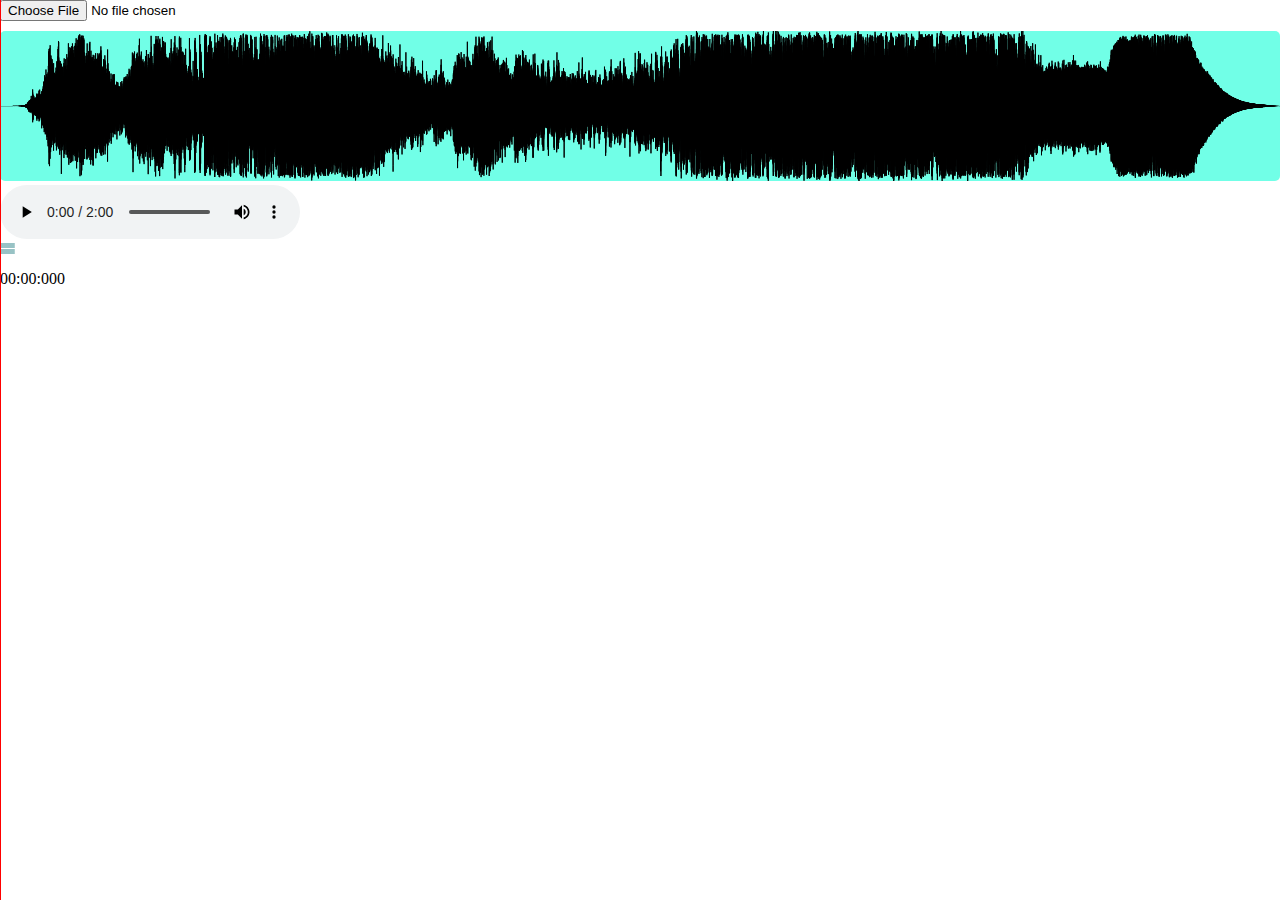
<file: testing/index.html>
<!DOCTYPE html>
<html lang="en">

<head>
    <meta charset="UTF-8">
    <meta http-equiv="X-UA-Compatible" content="IE=edge">
    <meta name="viewport" content="width=device-width, initial-scale=1.0">
    <title>Document</title>
    <link rel="stylesheet" href="./style.css">
    <script src="./main.js" defer></script>
</head>

<body>
    <input id="fileItem" type="file">
    <canvas class="track" id="track"></canvas>
    <audio id="audio" src="" controls="true"></audio>
    <div id="vol-meter">
        <div id="vol-l"></div>
        <div id="vol-r"></div>
    </div>
    <div id="cursor"></div>
    <p id="timestamp">00:00:000</p>
</body>

</html>
</file>
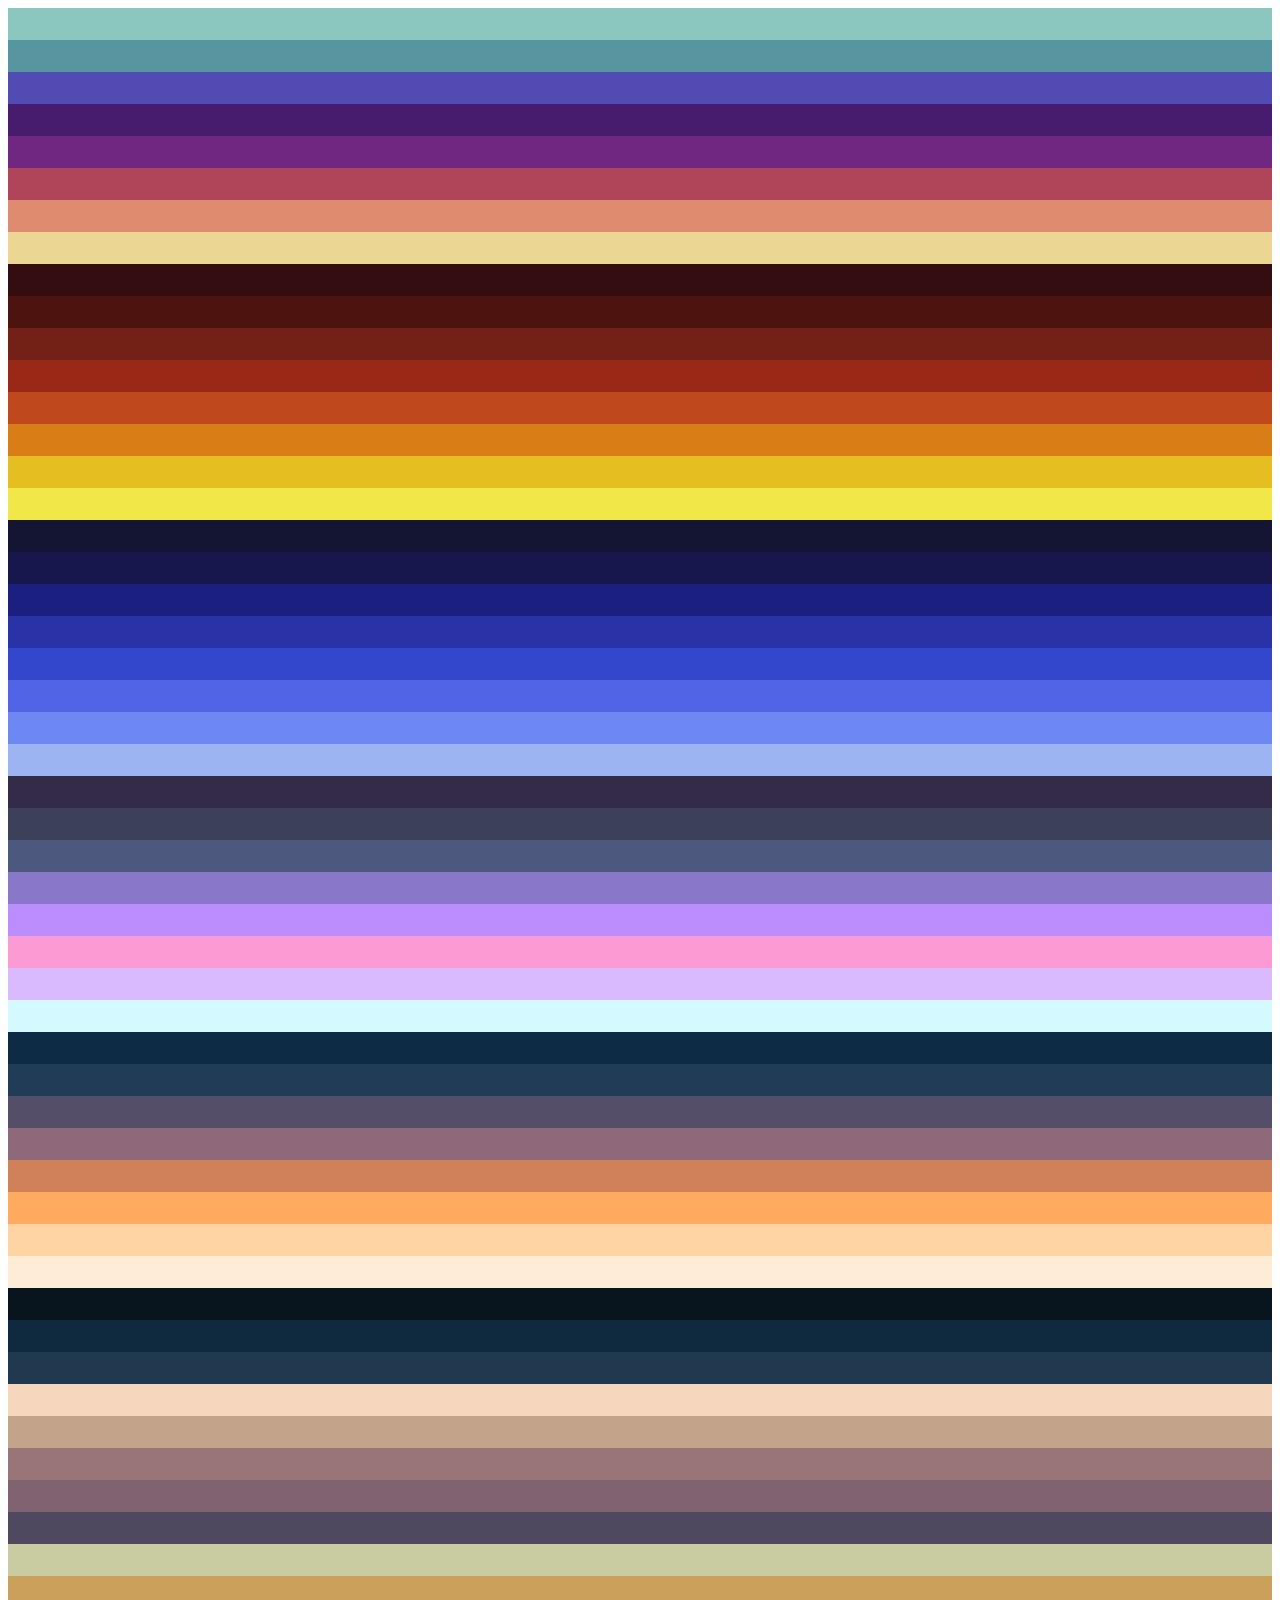
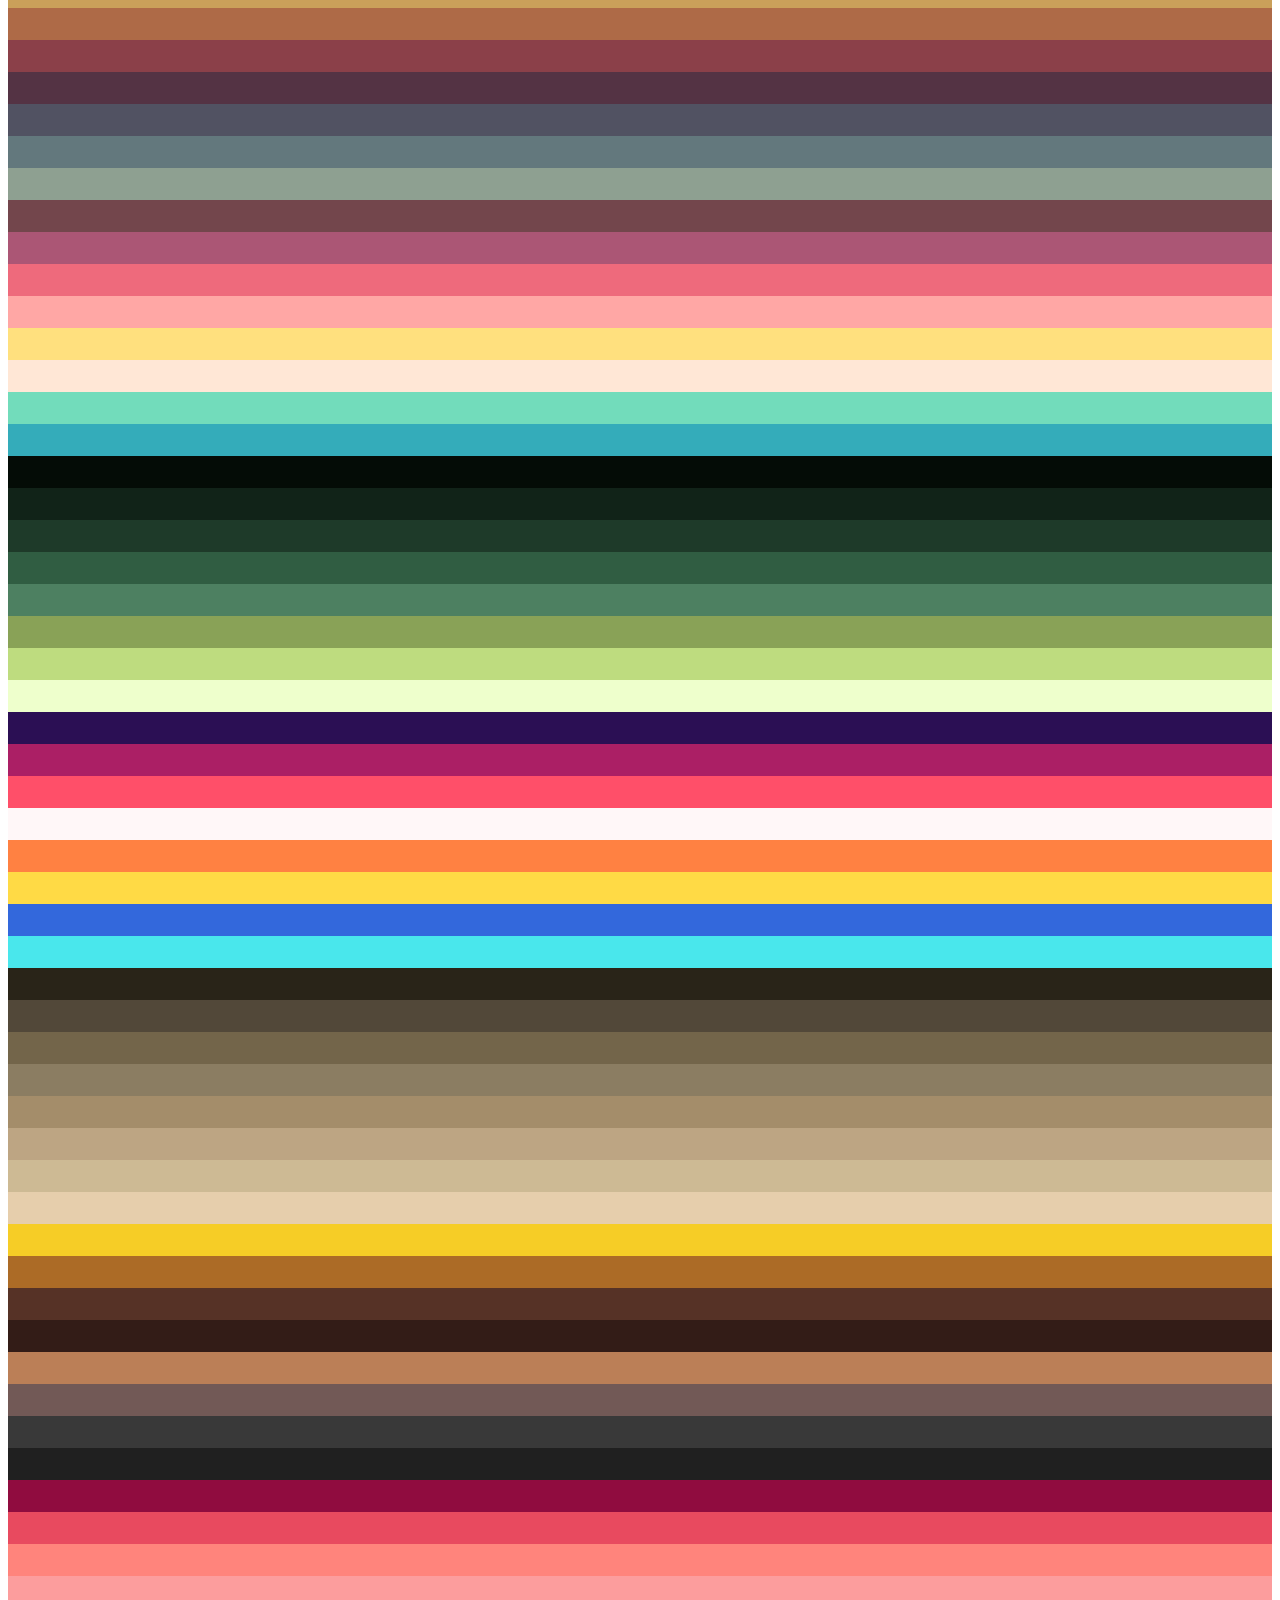
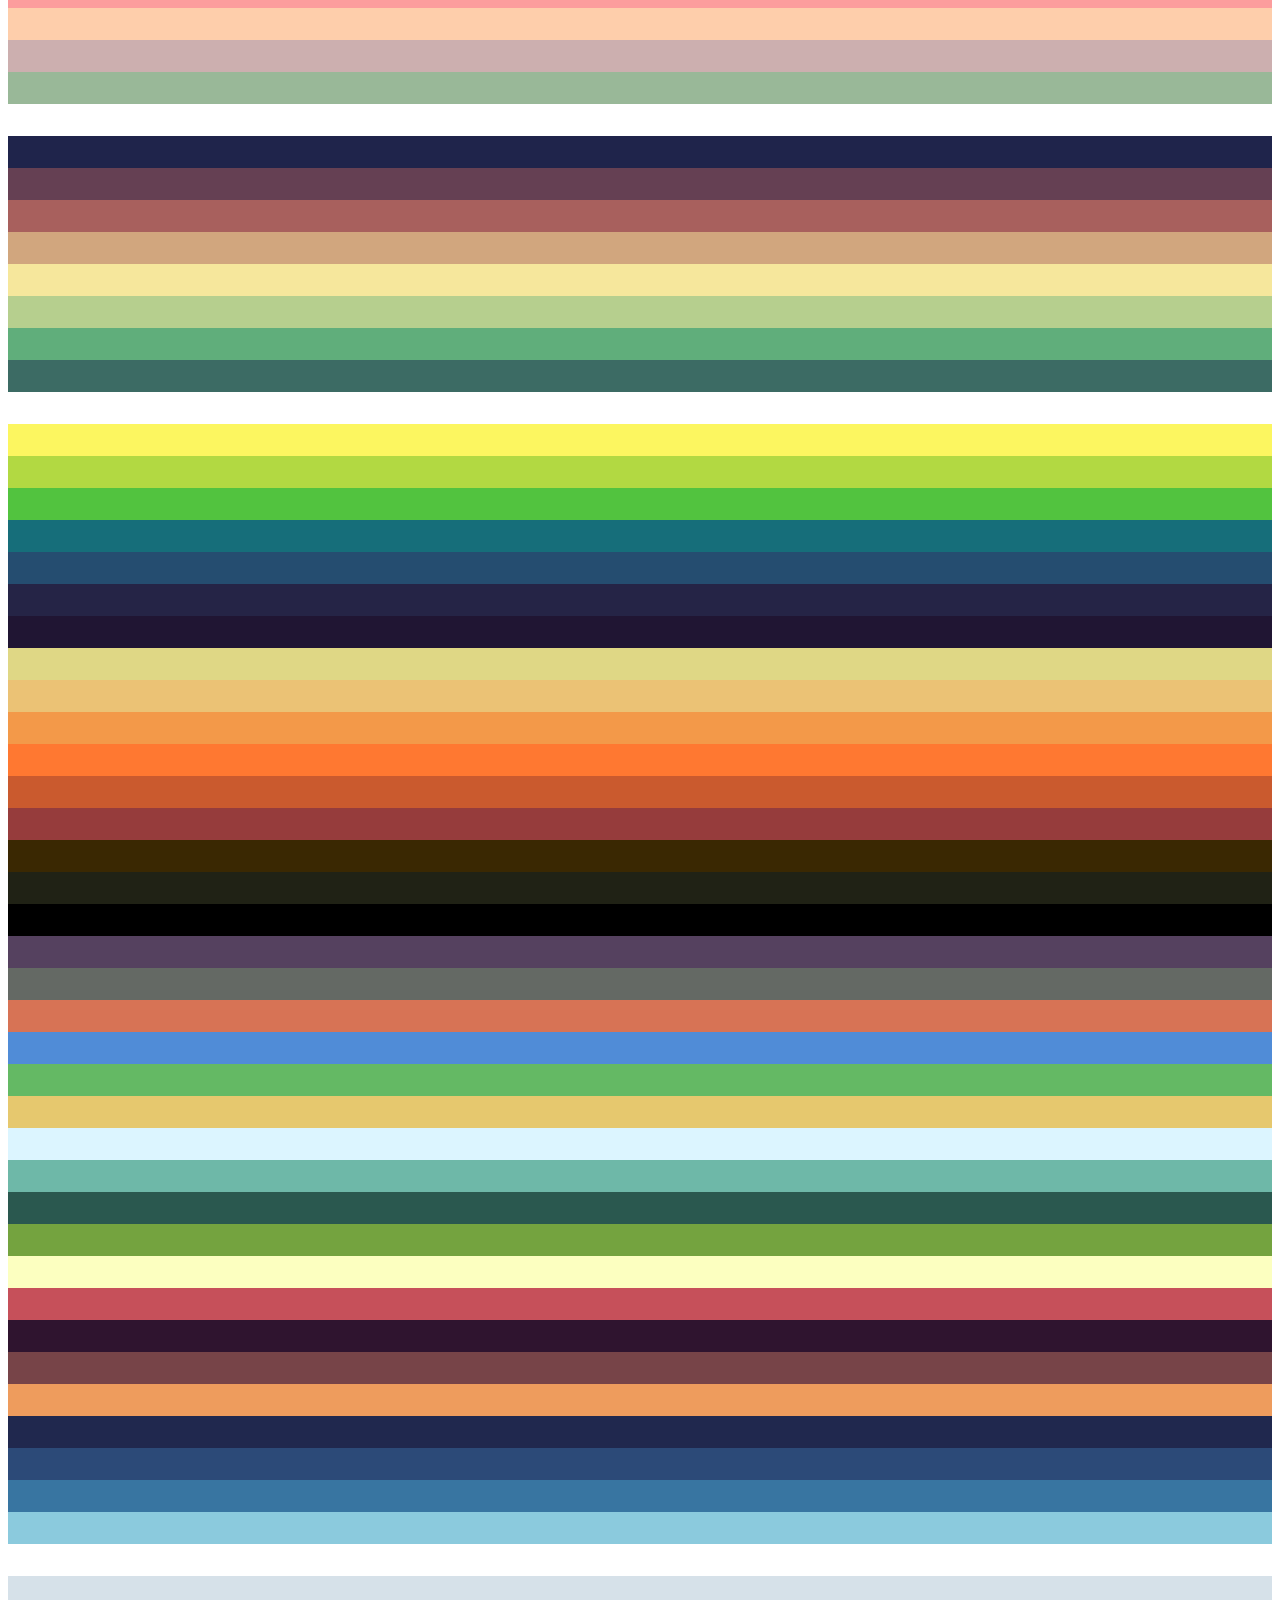
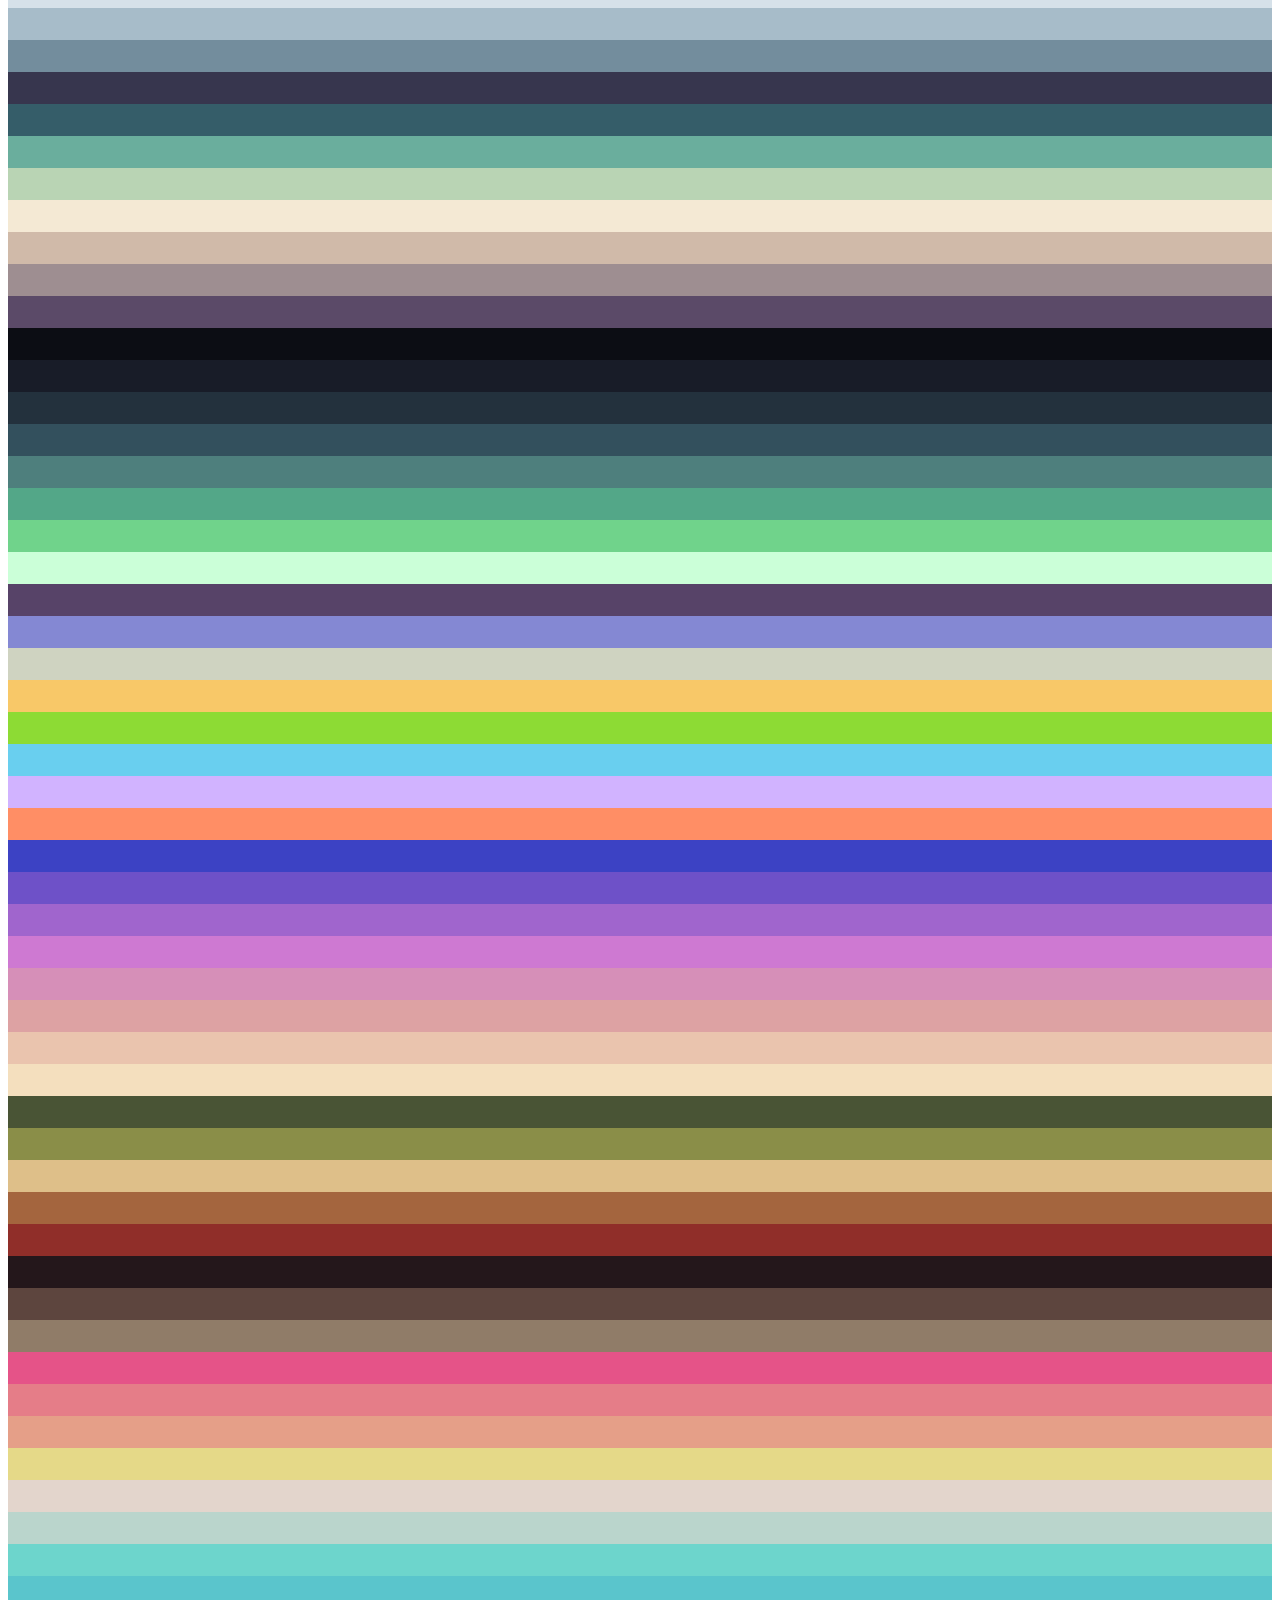
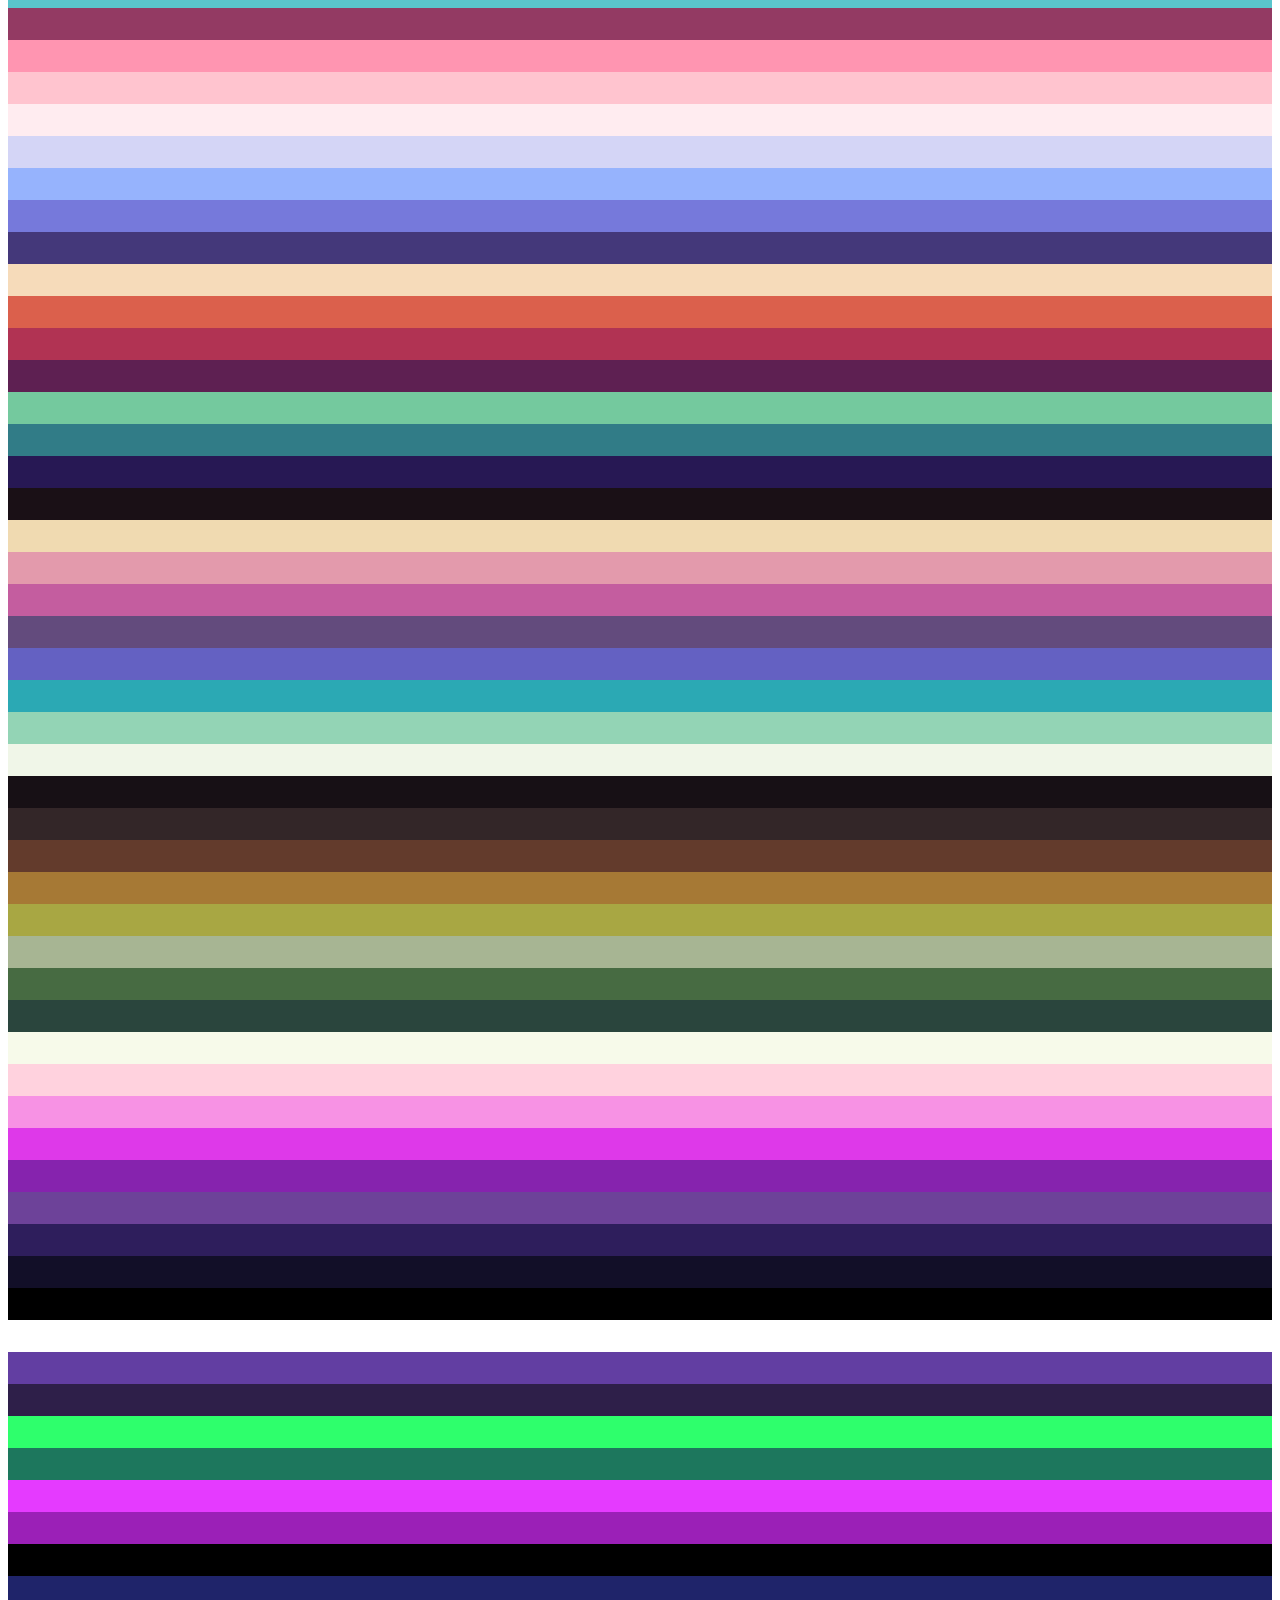
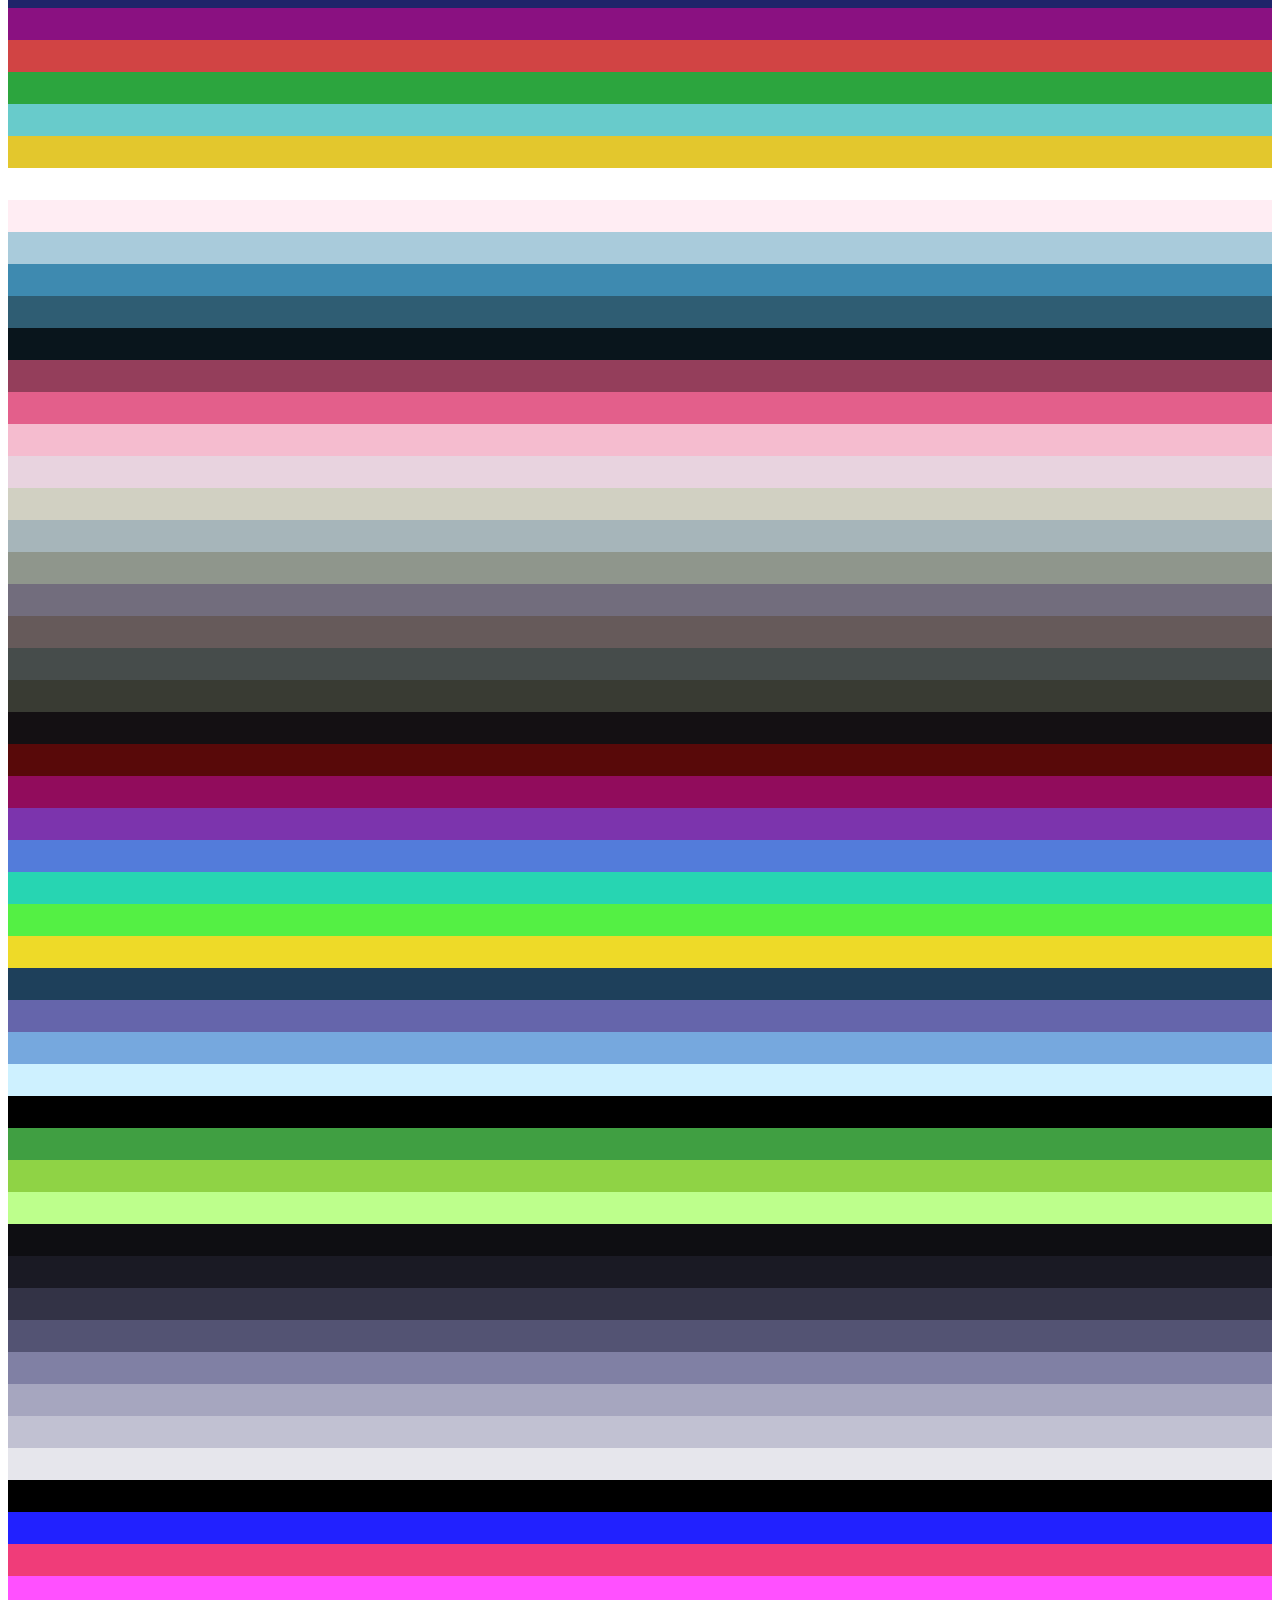
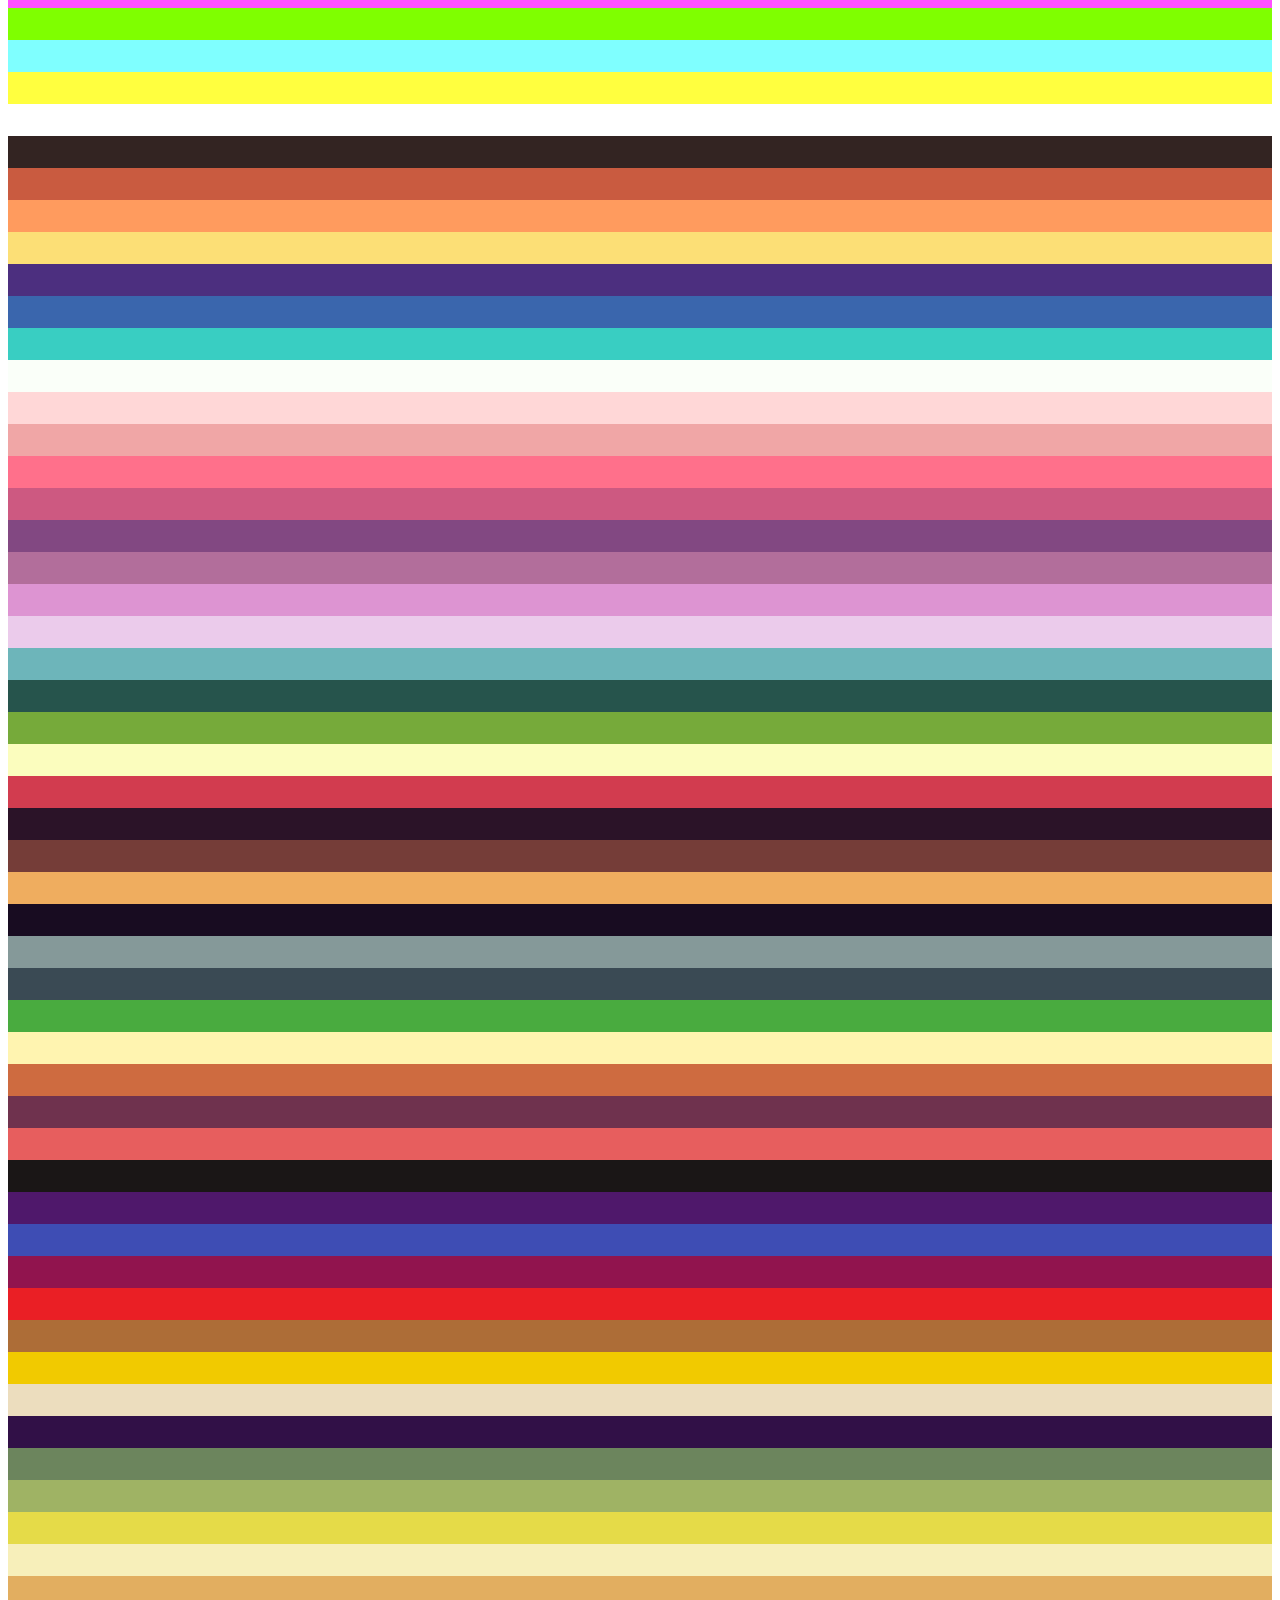
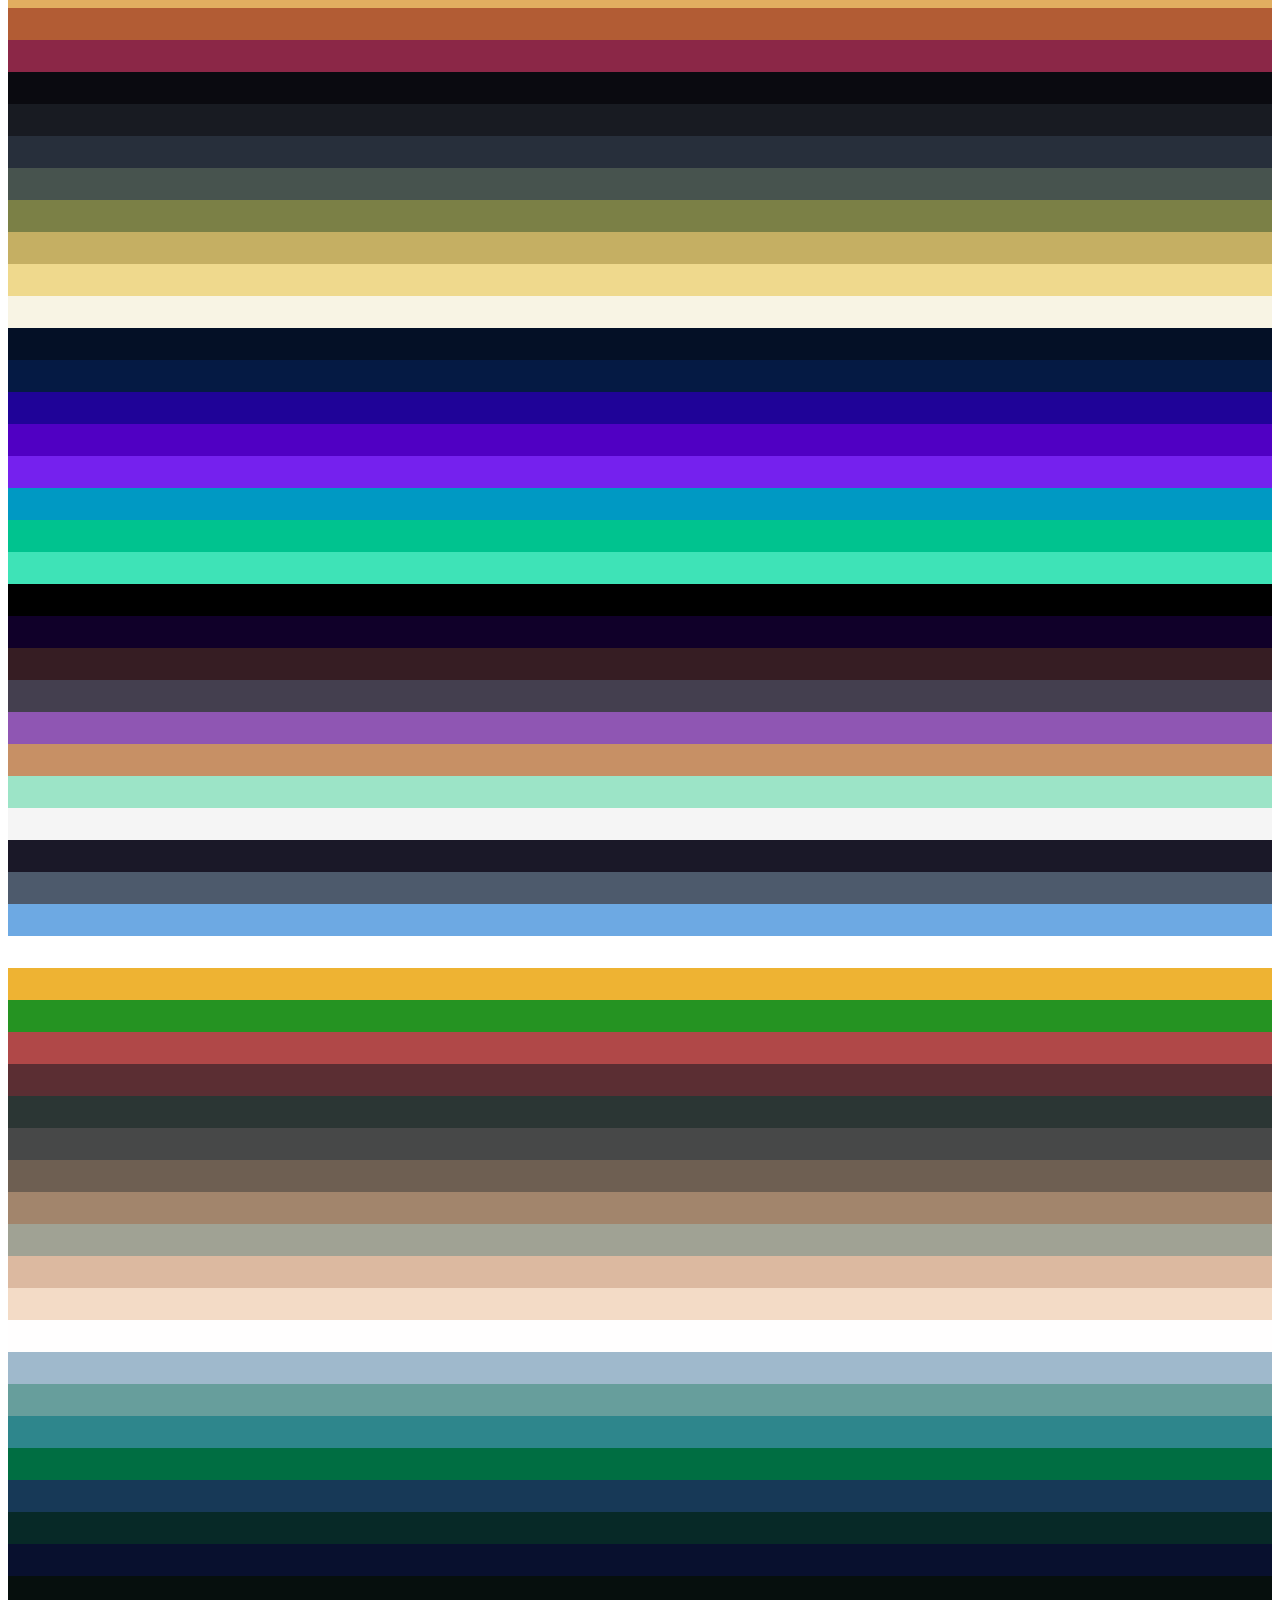
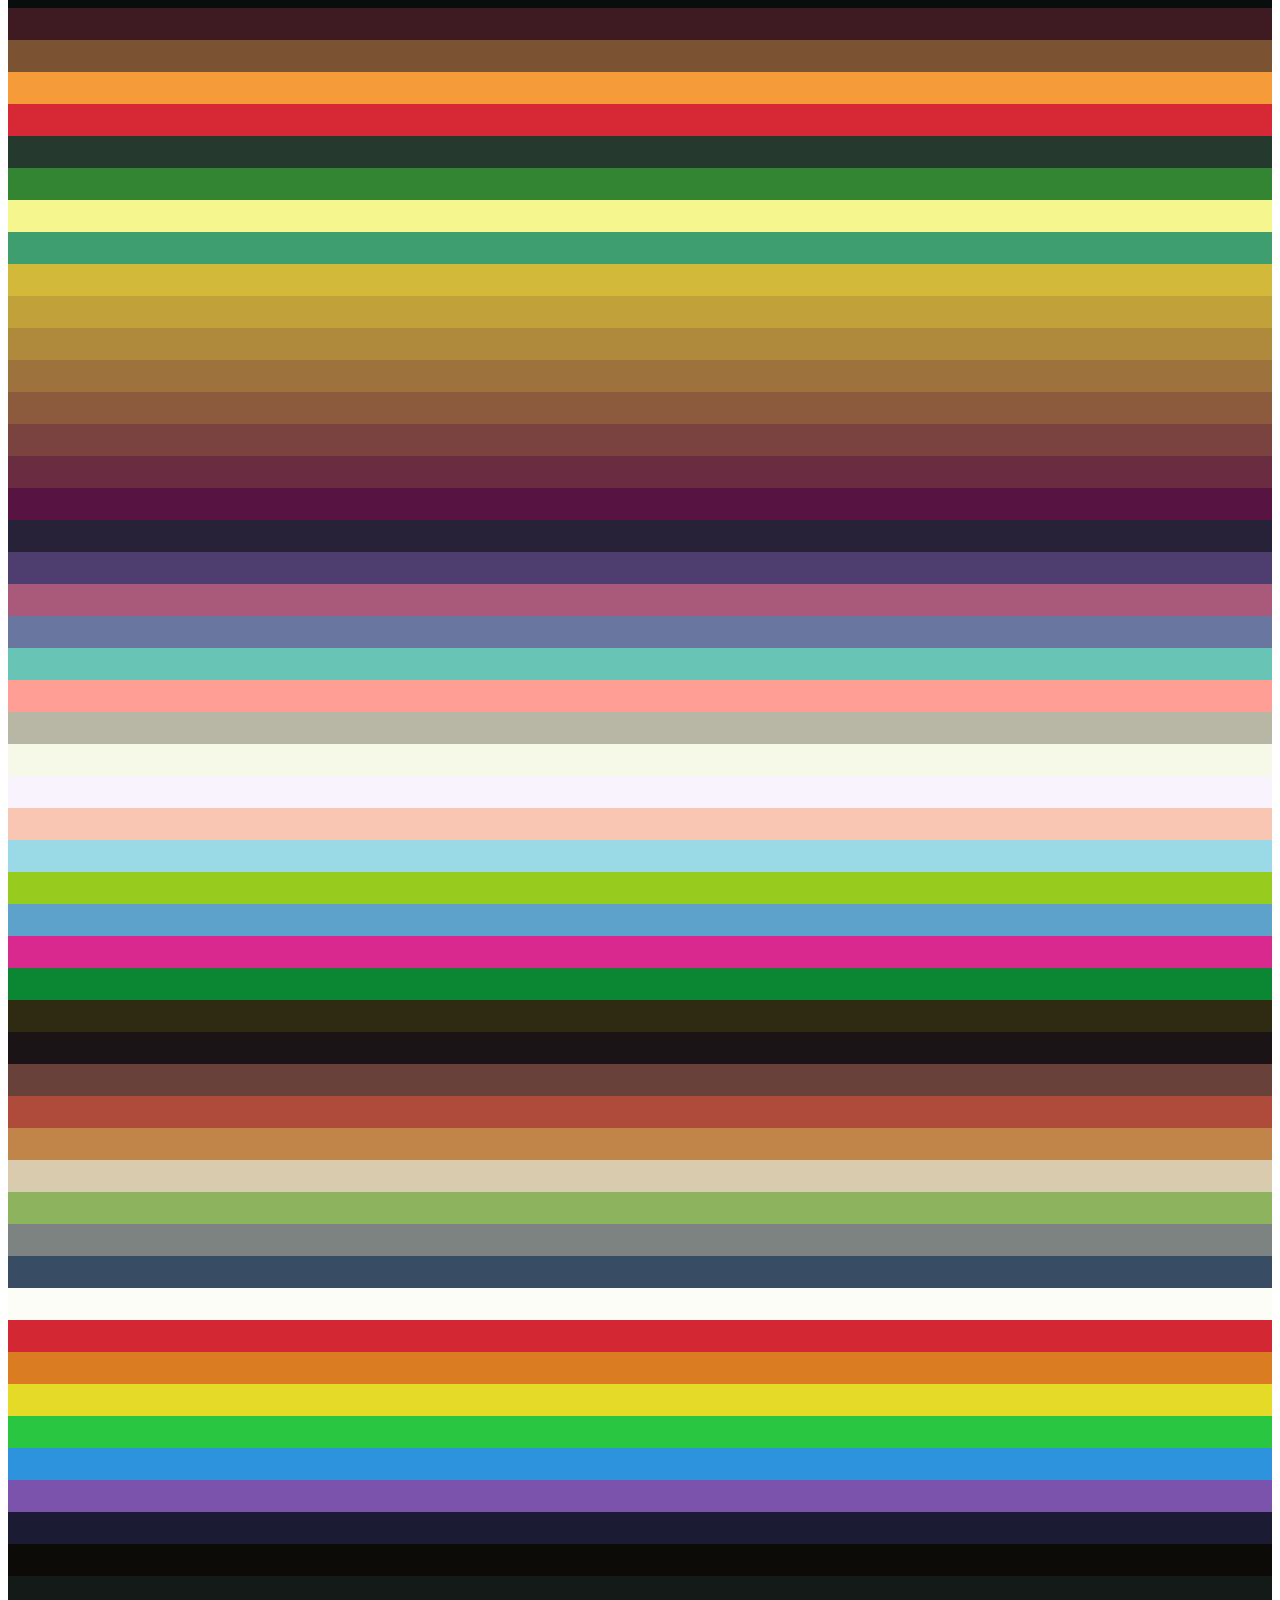
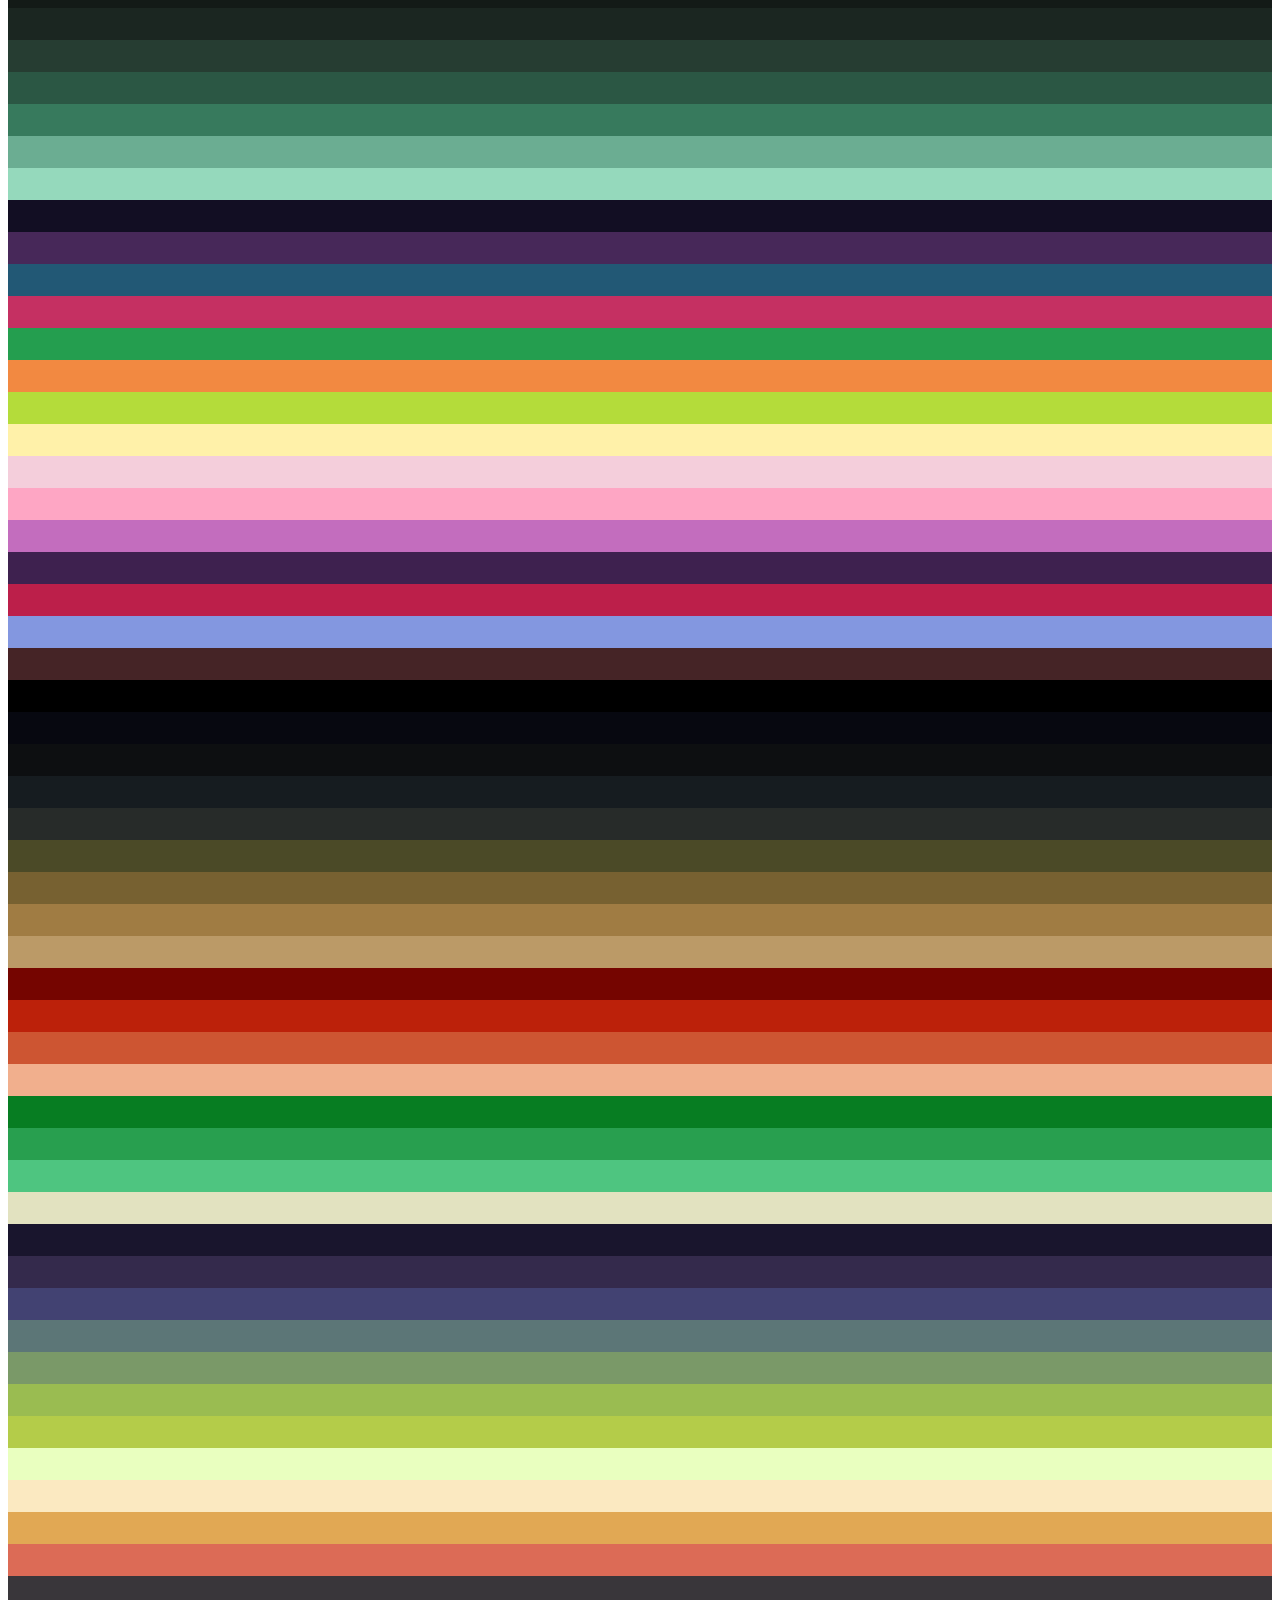
<file: src/testing/a.html>
<!DOCTYPE html>
<html lang="en">

<head>
    <meta charset="UTF-8">
    <meta http-equiv="X-UA-Compatible" content="IE=edge">
    <meta name="viewport" content="width=device-width, initial-scale=1.0">
    <title>Document</title>
    <script src="./palparser.js" defer></script>
    <style>
        .palette {
            min-width: 100px;
            min-height: 100px;
        }
        
        .color {
            height: 32px;
            width: 100%;
        }
    </style>
</head>

<body>
    <div class="palettes-container" style="position: relative; height: 30174.3px;">
        <div class="palette">
            <div class="color" style="background:#8bc7bf;
        min-width: 12.5%; height: 32px"></div>
            <div class="color" style="background:#5796a1; min-width: 12.5%; height: 32px"></div>
            <div class="color" style="background:#524bb3; min-width: 12.5%;
        height: 32px"></div>
            <div class="color" style="background:#471b6e; min-width: 12.5%; height: 32px"></div>
            <div class="color" style="background:#702782; min-width: 12.5%;
        height: 32px"></div>
            <div class="color" style="background:#b0455a; min-width: 12.5%; height: 32px"></div>
            <div class="color" style="background:#de8b6f; min-width: 12.5%;
        height: 32px"></div>
            <div class="color" style="background:#ebd694; min-width: 12.5%; height: 32px"></div>
        </div>
        <div class="palette">
            <div class="color" style="background:#330d10;
        min-width: 12.5%; height: 32px"></div>
            <div class="color" style="background:#4d130f; min-width: 12.5%; height: 32px"></div>
            <div class="color" style="background:#732017; min-width: 12.5%;
        height: 32px"></div>
            <div class="color" style="background:#992817; min-width: 12.5%; height: 32px"></div>
            <div class="color" style="background:#bf481d; min-width: 12.5%;
        height: 32px"></div>
            <div class="color" style="background:#d97e16; min-width: 12.5%; height: 32px"></div>
            <div class="color" style="background:#e5be22; min-width: 12.5%;
        height: 32px"></div>
            <div class="color" style="background:#f2e749; min-width: 12.5%; height: 32px"></div>
        </div>
        <div class="palette">
            <div class="color" style="background:#141433;
        min-width: 12.5%; height: 32px"></div>
            <div class="color" style="background:#17174d; min-width: 12.5%; height: 32px"></div>
            <div class="color" style="background:#1a1f80; min-width: 12.5%;
        height: 32px"></div>
            <div class="color" style="background:#2932a6; min-width: 12.5%; height: 32px"></div>
            <div class="color" style="background:#3347cc; min-width: 12.5%;
        height: 32px"></div>
            <div class="color" style="background:#5064e5; min-width: 12.5%; height: 32px"></div>
            <div class="color" style="background:#6d88f2; min-width: 12.5%;
        height: 32px"></div>
            <div class="color" style="background:#9db4f2; min-width: 12.5%; height: 32px"></div>
        </div>
        <div class="palette">
            <div class="color" style="background:#332b48;
        min-width: 12.5%; height: 32px"></div>
            <div class="color" style="background:#3c4059; min-width: 12.5%; height: 32px"></div>
            <div class="color" style="background:#4c587e; min-width: 12.5%;
        height: 32px"></div>
            <div class="color" style="background:#8977c9; min-width: 12.5%; height: 32px"></div>
            <div class="color" style="background:#bc8dff; min-width: 12.5%;
        height: 32px"></div>
            <div class="color" style="background:#fc9bd3; min-width: 12.5%; height: 32px"></div>
            <div class="color" style="background:#dabaff; min-width: 12.5%;
        height: 32px"></div>
            <div class="color" style="background:#d4faff; min-width: 12.5%; height: 32px"></div>
        </div>
        <div class="palette">
            <div class="color" style="background:#0d2b45;
        min-width: 12.5%; height: 32px"></div>
            <div class="color" style="background:#203c56; min-width: 12.5%; height: 32px"></div>
            <div class="color" style="background:#544e68; min-width: 12.5%;
        height: 32px"></div>
            <div class="color" style="background:#8d697a; min-width: 12.5%; height: 32px"></div>
            <div class="color" style="background:#d08159; min-width: 12.5%;
        height: 32px"></div>
            <div class="color" style="background:#ffaa5e; min-width: 12.5%; height: 32px"></div>
            <div class="color" style="background:#ffd4a3; min-width: 12.5%;
        height: 32px"></div>
            <div class="color" style="background:#ffecd6; min-width: 12.5%; height: 32px"></div>
        </div>
        <div class="palette">
            <div class="color" style="background:#08141e;
        min-width: 12.5%; height: 32px"></div>
            <div class="color" style="background:#0f2a3f; min-width: 12.5%; height: 32px"></div>
            <div class="color" style="background:#20394f; min-width: 12.5%;
        height: 32px"></div>
            <div class="color" style="background:#f6d6bd; min-width: 12.5%; height: 32px"></div>
            <div class="color" style="background:#c3a38a; min-width: 12.5%;
        height: 32px"></div>
            <div class="color" style="background:#997577; min-width: 12.5%; height: 32px"></div>
            <div class="color" style="background:#816271; min-width: 12.5%;
        height: 32px"></div>
            <div class="color" style="background:#4e495f; min-width: 12.5%; height: 32px"></div>
        </div>
        <div class="palette">
            <div class="color" style="background:#c9cca1;
        min-width: 12.5%; height: 32px"></div>
            <div class="color" style="background:#caa05a; min-width: 12.5%; height: 32px"></div>
            <div class="color" style="background:#ae6a47; min-width: 12.5%;
        height: 32px"></div>
            <div class="color" style="background:#8b4049; min-width: 12.5%; height: 32px"></div>
            <div class="color" style="background:#543344; min-width: 12.5%;
        height: 32px"></div>
            <div class="color" style="background:#515262; min-width: 12.5%; height: 32px"></div>
            <div class="color" style="background:#63787d; min-width: 12.5%;
        height: 32px"></div>
            <div class="color" style="background:#8ea091; min-width: 12.5%; height: 32px"></div>
        </div>
        <div class="palette">
            <div class="color" style="background:#73464c;
        min-width: 12.5%; height: 32px"></div>
            <div class="color" style="background:#ab5675; min-width: 12.5%; height: 32px"></div>
            <div class="color" style="background:#ee6a7c; min-width: 12.5%;
        height: 32px"></div>
            <div class="color" style="background:#ffa7a5; min-width: 12.5%; height: 32px"></div>
            <div class="color" style="background:#ffe07e; min-width: 12.5%;
        height: 32px"></div>
            <div class="color" style="background:#ffe7d6; min-width: 12.5%; height: 32px"></div>
            <div class="color" style="background:#72dcbb; min-width: 12.5%;
        height: 32px"></div>
            <div class="color" style="background:#34acba; min-width: 12.5%; height: 32px"></div>
        </div>
        <div class="palette">
            <div class="color" style="background:#040c06;
        min-width: 12.5%; height: 32px"></div>
            <div class="color" style="background:#112318; min-width: 12.5%; height: 32px"></div>
            <div class="color" style="background:#1e3a29; min-width: 12.5%;
        height: 32px"></div>
            <div class="color" style="background:#305d42; min-width: 12.5%; height: 32px"></div>
            <div class="color" style="background:#4d8061; min-width: 12.5%;
        height: 32px"></div>
            <div class="color" style="background:#89a257; min-width: 12.5%; height: 32px"></div>
            <div class="color" style="background:#bedc7f; min-width: 12.5%;
        height: 32px"></div>
            <div class="color" style="background:#eeffcc; min-width: 12.5%; height: 32px"></div>
        </div>
        <div class="palette">
            <div class="color" style="background:#2b0f54;
        min-width: 12.5%; height: 32px"></div>
            <div class="color" style="background:#ab1f65; min-width: 12.5%; height: 32px"></div>
            <div class="color" style="background:#ff4f69; min-width: 12.5%;
        height: 32px"></div>
            <div class="color" style="background:#fff7f8; min-width: 12.5%; height: 32px"></div>
            <div class="color" style="background:#ff8142; min-width: 12.5%;
        height: 32px"></div>
            <div class="color" style="background:#ffda45; min-width: 12.5%; height: 32px"></div>
            <div class="color" style="background:#3368dc; min-width: 12.5%;
        height: 32px"></div>
            <div class="color" style="background:#49e7ec; min-width: 12.5%; height: 32px"></div>
        </div>
        <div class="palette">
            <div class="color" style="background:#292418;
        min-width: 12.5%; height: 32px"></div>
            <div class="color" style="background:#524839; min-width: 12.5%; height: 32px"></div>
            <div class="color" style="background:#73654a; min-width: 12.5%;
        height: 32px"></div>
            <div class="color" style="background:#8b7d62; min-width: 12.5%; height: 32px"></div>
            <div class="color" style="background:#a48d6a; min-width: 12.5%;
        height: 32px"></div>
            <div class="color" style="background:#bda583; min-width: 12.5%; height: 32px"></div>
            <div class="color" style="background:#cdba94; min-width: 12.5%;
        height: 32px"></div>
            <div class="color" style="background:#e6ceac; min-width: 12.5%; height: 32px"></div>
        </div>
        <div class="palette">
            <div class="color" style="background:#f6cd26;
        min-width: 12.5%; height: 32px"></div>
            <div class="color" style="background:#ac6b26; min-width: 12.5%; height: 32px"></div>
            <div class="color" style="background:#563226; min-width: 12.5%;
        height: 32px"></div>
            <div class="color" style="background:#331c17; min-width: 12.5%; height: 32px"></div>
            <div class="color" style="background:#bb7f57; min-width: 12.5%;
        height: 32px"></div>
            <div class="color" style="background:#725956; min-width: 12.5%; height: 32px"></div>
            <div class="color" style="background:#393939; min-width: 12.5%;
        height: 32px"></div>
            <div class="color" style="background:#202020; min-width: 12.5%; height: 32px"></div>
        </div>
        <div class="palette">
            <div class="color" style="background:#900c3f;
        min-width: 12.5%; height: 32px"></div>
            <div class="color" style="background:#e84a5f; min-width: 12.5%; height: 32px"></div>
            <div class="color" style="background:#ff847c; min-width: 12.5%;
        height: 32px"></div>
            <div class="color" style="background:#fc9d9d; min-width: 12.5%; height: 32px"></div>
            <div class="color" style="background:#feceab; min-width: 12.5%;
        height: 32px"></div>
            <div class="color" style="background:#ccafaf; min-width: 12.5%; height: 32px"></div>
            <div class="color" style="background:#99b898; min-width: 12.5%;
        height: 32px"></div>
            <div class="color" style="background:#ffffff; min-width: 12.5%; height: 32px"></div>
        </div>
        <div class="palette">
            <div class="color" style="background:#1f244b;
        min-width: 12.5%; height: 32px"></div>
            <div class="color" style="background:#654053; min-width: 12.5%; height: 32px"></div>
            <div class="color" style="background:#a8605d; min-width: 12.5%;
        height: 32px"></div>
            <div class="color" style="background:#d1a67e; min-width: 12.5%; height: 32px"></div>
            <div class="color" style="background:#f6e79c; min-width: 12.5%;
        height: 32px"></div>
            <div class="color" style="background:#b6cf8e; min-width: 12.5%; height: 32px"></div>
            <div class="color" style="background:#60ae7b; min-width: 12.5%;
        height: 32px"></div>
            <div class="color" style="background:#3c6b64; min-width: 12.5%; height: 32px"></div>
        </div>
        <div class="palette">
            <div class="color" style="background:#ffffff;
        min-width: 12.5%; height: 32px"></div>
            <div class="color" style="background:#fcf660; min-width: 12.5%; height: 32px"></div>
            <div class="color" style="background:#b2d942; min-width: 12.5%;
        height: 32px"></div>
            <div class="color" style="background:#52c33f; min-width: 12.5%; height: 32px"></div>
            <div class="color" style="background:#166e7a; min-width: 12.5%;
        height: 32px"></div>
            <div class="color" style="background:#254d70; min-width: 12.5%; height: 32px"></div>
            <div class="color" style="background:#252446; min-width: 12.5%;
        height: 32px"></div>
            <div class="color" style="background:#201533; min-width: 12.5%; height: 32px"></div>
        </div>
        <div class="palette">
            <div class="color" style="background:#dfd785;
        min-width: 12.5%; height: 32px"></div>
            <div class="color" style="background:#ebc275; min-width: 12.5%; height: 32px"></div>
            <div class="color" style="background:#f39949; min-width: 12.5%;
        height: 32px"></div>
            <div class="color" style="background:#ff7831; min-width: 12.5%; height: 32px"></div>
            <div class="color" style="background:#ca5a2e; min-width: 12.5%;
        height: 32px"></div>
            <div class="color" style="background:#963c3c; min-width: 12.5%; height: 32px"></div>
            <div class="color" style="background:#3a2802; min-width: 12.5%;
        height: 32px"></div>
            <div class="color" style="background:#202215; min-width: 12.5%; height: 32px"></div>
        </div>
        <div class="palette">
            <div class="color" style="background:#000000;
        min-width: 12.5%; height: 32px"></div>
            <div class="color" style="background:#55415f; min-width: 12.5%; height: 32px"></div>
            <div class="color" style="background:#646964; min-width: 12.5%;
        height: 32px"></div>
            <div class="color" style="background:#d77355; min-width: 12.5%; height: 32px"></div>
            <div class="color" style="background:#508cd7; min-width: 12.5%;
        height: 32px"></div>
            <div class="color" style="background:#64b964; min-width: 12.5%; height: 32px"></div>
            <div class="color" style="background:#e6c86e; min-width: 12.5%;
        height: 32px"></div>
            <div class="color" style="background:#dcf5ff; min-width: 12.5%; height: 32px"></div>
        </div>
        <div class="palette">
            <div class="color" style="background:#6eb8a8;
        min-width: 12.5%; height: 32px"></div>
            <div class="color" style="background:#2a584f; min-width: 12.5%; height: 32px"></div>
            <div class="color" style="background:#74a33f; min-width: 12.5%;
        height: 32px"></div>
            <div class="color" style="background:#fcffc0; min-width: 12.5%; height: 32px"></div>
            <div class="color" style="background:#c6505a; min-width: 12.5%;
        height: 32px"></div>
            <div class="color" style="background:#2f142f; min-width: 12.5%; height: 32px"></div>
            <div class="color" style="background:#774448; min-width: 12.5%;
        height: 32px"></div>
            <div class="color" style="background:#ee9c5d; min-width: 12.5%; height: 32px"></div>
        </div>
        <div class="palette">
            <div class="color" style="background:#20284e;
        min-width: 12.5%; height: 32px"></div>
            <div class="color" style="background:#2c4a78; min-width: 12.5%; height: 32px"></div>
            <div class="color" style="background:#3875a1; min-width: 12.5%;
        height: 32px"></div>
            <div class="color" style="background:#8bcadd; min-width: 12.5%; height: 32px"></div>
            <div class="color" style="background:#ffffff; min-width: 12.5%;
        height: 32px"></div>
            <div class="color" style="background:#d6e1e9; min-width: 12.5%; height: 32px"></div>
            <div class="color" style="background:#a7bcc9; min-width: 12.5%;
        height: 32px"></div>
            <div class="color" style="background:#738d9d; min-width: 12.5%; height: 32px"></div>
        </div>
        <div class="palette">
            <div class="color" style="background:#37364e;
        min-width: 12.5%; height: 32px"></div>
            <div class="color" style="background:#355d69; min-width: 12.5%; height: 32px"></div>
            <div class="color" style="background:#6aae9d; min-width: 12.5%;
        height: 32px"></div>
            <div class="color" style="background:#b9d4b4; min-width: 12.5%; height: 32px"></div>
            <div class="color" style="background:#f4e9d4; min-width: 12.5%;
        height: 32px"></div>
            <div class="color" style="background:#d0baa9; min-width: 12.5%; height: 32px"></div>
            <div class="color" style="background:#9e8e91; min-width: 12.5%;
        height: 32px"></div>
            <div class="color" style="background:#5b4a68; min-width: 12.5%; height: 32px"></div>
        </div>
        <div class="palette">
            <div class="color" style="background:#0c0d14;
        min-width: 12.5%; height: 32px"></div>
            <div class="color" style="background:#181c28; min-width: 12.5%; height: 32px"></div>
            <div class="color" style="background:#23313d; min-width: 12.5%;
        height: 32px"></div>
            <div class="color" style="background:#33505d; min-width: 12.5%; height: 32px"></div>
            <div class="color" style="background:#4e7f7d; min-width: 12.5%;
        height: 32px"></div>
            <div class="color" style="background:#53a788; min-width: 12.5%; height: 32px"></div>
            <div class="color" style="background:#70d38b; min-width: 12.5%;
        height: 32px"></div>
            <div class="color" style="background:#cbffd8; min-width: 12.5%; height: 32px"></div>
        </div>
        <div class="palette">
            <div class="color" style="background:#574368;
        min-width: 12.5%; height: 32px"></div>
            <div class="color" style="background:#8488d3; min-width: 12.5%; height: 32px"></div>
            <div class="color" style="background:#cfd3c1; min-width: 12.5%;
        height: 32px"></div>
            <div class="color" style="background:#f8c868; min-width: 12.5%; height: 32px"></div>
            <div class="color" style="background:#8ddb34; min-width: 12.5%;
        height: 32px"></div>
            <div class="color" style="background:#69cfef; min-width: 12.5%; height: 32px"></div>
            <div class="color" style="background:#d1b3ff; min-width: 12.5%;
        height: 32px"></div>
            <div class="color" style="background:#ff8e65; min-width: 12.5%; height: 32px"></div>
        </div>
        <div class="palette">
            <div class="color" style="background:#3c42c4;
        min-width: 12.5%; height: 32px"></div>
            <div class="color" style="background:#6e51c8; min-width: 12.5%; height: 32px"></div>
            <div class="color" style="background:#a065cd; min-width: 12.5%;
        height: 32px"></div>
            <div class="color" style="background:#ce79d2; min-width: 12.5%; height: 32px"></div>
            <div class="color" style="background:#d68fb8; min-width: 12.5%;
        height: 32px"></div>
            <div class="color" style="background:#dda2a3; min-width: 12.5%; height: 32px"></div>
            <div class="color" style="background:#eac4ae; min-width: 12.5%;
        height: 32px"></div>
            <div class="color" style="background:#f4dfbe; min-width: 12.5%; height: 32px"></div>
        </div>
        <div class="palette">
            <div class="color" style="background:#495435;
        min-width: 12.5%; height: 32px"></div>
            <div class="color" style="background:#8a8e48; min-width: 12.5%; height: 32px"></div>
            <div class="color" style="background:#debf89; min-width: 12.5%;
        height: 32px"></div>
            <div class="color" style="background:#a4653e; min-width: 12.5%; height: 32px"></div>
            <div class="color" style="background:#902e29; min-width: 12.5%;
        height: 32px"></div>
            <div class="color" style="background:#24171b; min-width: 12.5%; height: 32px"></div>
            <div class="color" style="background:#5d453e; min-width: 12.5%;
        height: 32px"></div>
            <div class="color" style="background:#907c68; min-width: 12.5%; height: 32px"></div>
        </div>
        <div class="palette">
            <div class="color" style="background:#e55388;
        min-width: 12.5%; height: 32px"></div>
            <div class="color" style="background:#e57d88; min-width: 12.5%; height: 32px"></div>
            <div class="color" style="background:#e59f88; min-width: 12.5%;
        height: 32px"></div>
            <div class="color" style="background:#e5d988; min-width: 12.5%; height: 32px"></div>
            <div class="color" style="background:#e3d5cc; min-width: 12.5%;
        height: 32px"></div>
            <div class="color" style="background:#bad5cc; min-width: 12.5%; height: 32px"></div>
            <div class="color" style="background:#6dd5cc; min-width: 12.5%;
        height: 32px"></div>
            <div class="color" style="background:#5ac5cc; min-width: 12.5%; height: 32px"></div>
        </div>
        <div class="palette">
            <div class="color" style="background:#933a63;
        min-width: 12.5%; height: 32px"></div>
            <div class="color" style="background:#ff95b1; min-width: 12.5%; height: 32px"></div>
            <div class="color" style="background:#ffc4cf; min-width: 12.5%;
        height: 32px"></div>
            <div class="color" style="background:#ffecf0; min-width: 12.5%; height: 32px"></div>
            <div class="color" style="background:#d4d5f6; min-width: 12.5%;
        height: 32px"></div>
            <div class="color" style="background:#96b3fd; min-width: 12.5%; height: 32px"></div>
            <div class="color" style="background:#7679db; min-width: 12.5%;
        height: 32px"></div>
            <div class="color" style="background:#44387a; min-width: 12.5%; height: 32px"></div>
        </div>
        <div class="palette">
            <div class="color" style="background:#f6dbba;
        min-width: 12.5%; height: 32px"></div>
            <div class="color" style="background:#db604c; min-width: 12.5%; height: 32px"></div>
            <div class="color" style="background:#b13353; min-width: 12.5%;
        height: 32px"></div>
            <div class="color" style="background:#5e2052; min-width: 12.5%; height: 32px"></div>
            <div class="color" style="background:#74c99e; min-width: 12.5%;
        height: 32px"></div>
            <div class="color" style="background:#317c87; min-width: 12.5%; height: 32px"></div>
            <div class="color" style="background:#271854; min-width: 12.5%;
        height: 32px"></div>
            <div class="color" style="background:#1a1016; min-width: 12.5%; height: 32px"></div>
        </div>
        <div class="palette">
            <div class="color" style="background:#f0dab1;
        min-width: 12.5%; height: 32px"></div>
            <div class="color" style="background:#e39aac; min-width: 12.5%; height: 32px"></div>
            <div class="color" style="background:#c45d9f; min-width: 12.5%;
        height: 32px"></div>
            <div class="color" style="background:#634b7d; min-width: 12.5%; height: 32px"></div>
            <div class="color" style="background:#6461c2; min-width: 12.5%;
        height: 32px"></div>
            <div class="color" style="background:#2ba9b4; min-width: 12.5%; height: 32px"></div>
            <div class="color" style="background:#93d4b5; min-width: 12.5%;
        height: 32px"></div>
            <div class="color" style="background:#f0f6e8; min-width: 12.5%; height: 32px"></div>
        </div>
        <div class="palette">
            <div class="color" style="background:#171015;
        min-width: 12.5%; height: 32px"></div>
            <div class="color" style="background:#332628; min-width: 12.5%; height: 32px"></div>
            <div class="color" style="background:#633b2c; min-width: 12.5%;
        height: 32px"></div>
            <div class="color" style="background:#a67935; min-width: 12.5%; height: 32px"></div>
            <div class="color" style="background:#a8a743; min-width: 12.5%;
        height: 32px"></div>
            <div class="color" style="background:#a7b593; min-width: 12.5%; height: 32px"></div>
            <div class="color" style="background:#476b42; min-width: 12.5%;
        height: 32px"></div>
            <div class="color" style="background:#2a453d; min-width: 12.5%; height: 32px"></div>
        </div>
        <div class="palette">
            <div class="color" style="background:#f7faea;
        min-width: 12.5%; height: 32px"></div>
            <div class="color" style="background:#ffd2de; min-width: 12.5%; height: 32px"></div>
            <div class="color" style="background:#f792e4; min-width: 12.5%;
        height: 32px"></div>
            <div class="color" style="background:#de39e9; min-width: 12.5%; height: 32px"></div>
            <div class="color" style="background:#8623ae; min-width: 12.5%;
        height: 32px"></div>
            <div class="color" style="background:#6d4299; min-width: 12.5%; height: 32px"></div>
            <div class="color" style="background:#2e1e5c; min-width: 12.5%;
        height: 32px"></div>
            <div class="color" style="background:#120f28; min-width: 12.5%; height: 32px"></div>
        </div>
        <div class="palette">
            <div class="color" style="background:#000000;
        min-width: 12.5%; height: 32px"></div>
            <div class="color" style="background:#ffffff; min-width: 12.5%; height: 32px"></div>
            <div class="color" style="background:#623ea2; min-width: 12.5%;
        height: 32px"></div>
            <div class="color" style="background:#2e1f49; min-width: 12.5%; height: 32px"></div>
            <div class="color" style="background:#2eff6c; min-width: 12.5%;
        height: 32px"></div>
            <div class="color" style="background:#1d775d; min-width: 12.5%; height: 32px"></div>
            <div class="color" style="background:#e53aff; min-width: 12.5%;
        height: 32px"></div>
            <div class="color" style="background:#9b20b7; min-width: 12.5%; height: 32px"></div>
        </div>
        <div class="palette">
            <div class="color" style="background:#000000;
        min-width: 12.5%; height: 32px"></div>
            <div class="color" style="background:#1f246a; min-width: 12.5%; height: 32px"></div>
            <div class="color" style="background:#8a1181; min-width: 12.5%;
        height: 32px"></div>
            <div class="color" style="background:#d14444; min-width: 12.5%; height: 32px"></div>
            <div class="color" style="background:#2ca53e; min-width: 12.5%;
        height: 32px"></div>
            <div class="color" style="background:#68cbcb; min-width: 12.5%; height: 32px"></div>
            <div class="color" style="background:#e3c72d; min-width: 12.5%;
        height: 32px"></div>
            <div class="color" style="background:#ffffff; min-width: 12.5%; height: 32px"></div>
        </div>
        <div class="palette">
            <div class="color" style="background:#ffedf3;
        min-width: 12.5%; height: 32px"></div>
            <div class="color" style="background:#a9cbdb; min-width: 12.5%; height: 32px"></div>
            <div class="color" style="background:#3e8ab0; min-width: 12.5%;
        height: 32px"></div>
            <div class="color" style="background:#2f5d73; min-width: 12.5%; height: 32px"></div>
            <div class="color" style="background:#09151c; min-width: 12.5%;
        height: 32px"></div>
            <div class="color" style="background:#943e5b; min-width: 12.5%; height: 32px"></div>
            <div class="color" style="background:#e35f8b; min-width: 12.5%;
        height: 32px"></div>
            <div class="color" style="background:#f5bccf; min-width: 12.5%; height: 32px"></div>
        </div>
        <div class="palette">
            <div class="color" style="background:#e8d3df;
        min-width: 12.5%; height: 32px"></div>
            <div class="color" style="background:#d1d0c2; min-width: 12.5%; height: 32px"></div>
            <div class="color" style="background:#a6b5ba; min-width: 12.5%;
        height: 32px"></div>
            <div class="color" style="background:#8f968c; min-width: 12.5%; height: 32px"></div>
            <div class="color" style="background:#726d7d; min-width: 12.5%;
        height: 32px"></div>
            <div class="color" style="background:#665a5a; min-width: 12.5%; height: 32px"></div>
            <div class="color" style="background:#464c4b; min-width: 12.5%;
        height: 32px"></div>
            <div class="color" style="background:#393b33; min-width: 12.5%; height: 32px"></div>
        </div>
        <div class="palette">
            <div class="color" style="background:#141013;
        min-width: 12.5%; height: 32px"></div>
            <div class="color" style="background:#580909; min-width: 12.5%; height: 32px"></div>
            <div class="color" style="background:#910c5c; min-width: 12.5%;
        height: 32px"></div>
            <div class="color" style="background:#7c34ad; min-width: 12.5%; height: 32px"></div>
            <div class="color" style="background:#537cda; min-width: 12.5%;
        height: 32px"></div>
            <div class="color" style="background:#27d5b2; min-width: 12.5%; height: 32px"></div>
            <div class="color" style="background:#54f044; min-width: 12.5%;
        height: 32px"></div>
            <div class="color" style="background:#eeda28; min-width: 12.5%; height: 32px"></div>
        </div>
        <div class="palette">
            <div class="color" style="background:#1e405b;
        min-width: 12.5%; height: 32px"></div>
            <div class="color" style="background:#6565ab; min-width: 12.5%; height: 32px"></div>
            <div class="color" style="background:#76a8de; min-width: 12.5%;
        height: 32px"></div>
            <div class="color" style="background:#cef1ff; min-width: 12.5%; height: 32px"></div>
            <div class="color" style="background:#000000; min-width: 12.5%;
        height: 32px"></div>
            <div class="color" style="background:#409f42; min-width: 12.5%; height: 32px"></div>
            <div class="color" style="background:#8fd345; min-width: 12.5%;
        height: 32px"></div>
            <div class="color" style="background:#bdff8c; min-width: 12.5%; height: 32px"></div>
        </div>
        <div class="palette">
            <div class="color" style="background:#0e0e12;
        min-width: 12.5%; height: 32px"></div>
            <div class="color" style="background:#1a1a24; min-width: 12.5%; height: 32px"></div>
            <div class="color" style="background:#333346; min-width: 12.5%;
        height: 32px"></div>
            <div class="color" style="background:#535373; min-width: 12.5%; height: 32px"></div>
            <div class="color" style="background:#8080a4; min-width: 12.5%;
        height: 32px"></div>
            <div class="color" style="background:#a6a6bf; min-width: 12.5%; height: 32px"></div>
            <div class="color" style="background:#c1c1d2; min-width: 12.5%;
        height: 32px"></div>
            <div class="color" style="background:#e6e6ec; min-width: 12.5%; height: 32px"></div>
        </div>
        <div class="palette">
            <div class="color" style="background:#000000;
        min-width: 12.5%; height: 32px"></div>
            <div class="color" style="background:#2121ff; min-width: 12.5%; height: 32px"></div>
            <div class="color" style="background:#f03c79; min-width: 12.5%;
        height: 32px"></div>
            <div class="color" style="background:#ff50ff; min-width: 12.5%; height: 32px"></div>
            <div class="color" style="background:#7fff00; min-width: 12.5%;
        height: 32px"></div>
            <div class="color" style="background:#7fffff; min-width: 12.5%; height: 32px"></div>
            <div class="color" style="background:#ffff3f; min-width: 12.5%;
        height: 32px"></div>
            <div class="color" style="background:#ffffff; min-width: 12.5%; height: 32px"></div>
        </div>
        <div class="palette">
            <div class="color" style="background:#332422;
        min-width: 12.5%; height: 32px"></div>
            <div class="color" style="background:#c95b40; min-width: 12.5%; height: 32px"></div>
            <div class="color" style="background:#ff9b5e; min-width: 12.5%;
        height: 32px"></div>
            <div class="color" style="background:#fcdf76; min-width: 12.5%; height: 32px"></div>
            <div class="color" style="background:#4c2f7f; min-width: 12.5%;
        height: 32px"></div>
            <div class="color" style="background:#3a66ad; min-width: 12.5%; height: 32px"></div>
            <div class="color" style="background:#39cec2; min-width: 12.5%;
        height: 32px"></div>
            <div class="color" style="background:#fafff9; min-width: 12.5%; height: 32px"></div>
        </div>
        <div class="palette">
            <div class="color" style="background:#ffd7d7;
        min-width: 12.5%; height: 32px"></div>
            <div class="color" style="background:#f0a6a6; min-width: 12.5%; height: 32px"></div>
            <div class="color" style="background:#ff708b; min-width: 12.5%;
        height: 32px"></div>
            <div class="color" style="background:#cd5981; min-width: 12.5%; height: 32px"></div>
            <div class="color" style="background:#824882; min-width: 12.5%;
        height: 32px"></div>
            <div class="color" style="background:#b26e9b; min-width: 12.5%; height: 32px"></div>
            <div class="color" style="background:#dd94d2; min-width: 12.5%;
        height: 32px"></div>
            <div class="color" style="background:#ebcbeb; min-width: 12.5%; height: 32px"></div>
        </div>
        <div class="palette">
            <div class="color" style="background:#6db5ba;
        min-width: 12.5%; height: 32px"></div>
            <div class="color" style="background:#26544c; min-width: 12.5%; height: 32px"></div>
            <div class="color" style="background:#76aa3a; min-width: 12.5%;
        height: 32px"></div>
            <div class="color" style="background:#fbfdbe; min-width: 12.5%; height: 32px"></div>
            <div class="color" style="background:#d23c4f; min-width: 12.5%;
        height: 32px"></div>
            <div class="color" style="background:#2b1328; min-width: 12.5%; height: 32px"></div>
            <div class="color" style="background:#753d38; min-width: 12.5%;
        height: 32px"></div>
            <div class="color" style="background:#efad5f; min-width: 12.5%; height: 32px"></div>
        </div>
        <div class="palette">
            <div class="color" style="background:#180c21;
        min-width: 12.5%; height: 32px"></div>
            <div class="color" style="background:#859999; min-width: 12.5%; height: 32px"></div>
            <div class="color" style="background:#3a4a54; min-width: 12.5%;
        height: 32px"></div>
            <div class="color" style="background:#49ab3f; min-width: 12.5%; height: 32px"></div>
            <div class="color" style="background:#fff4b0; min-width: 12.5%;
        height: 32px"></div>
            <div class="color" style="background:#ce6b40; min-width: 12.5%; height: 32px"></div>
            <div class="color" style="background:#6f324e; min-width: 12.5%;
        height: 32px"></div>
            <div class="color" style="background:#e75e5e; min-width: 12.5%; height: 32px"></div>
        </div>
        <div class="palette">
            <div class="color" style="background:#1a1616;
        min-width: 12.5%; height: 32px"></div>
            <div class="color" style="background:#4f186b; min-width: 12.5%; height: 32px"></div>
            <div class="color" style="background:#3e4db4; min-width: 12.5%;
        height: 32px"></div>
            <div class="color" style="background:#91144e; min-width: 12.5%; height: 32px"></div>
            <div class="color" style="background:#ea1f25; min-width: 12.5%;
        height: 32px"></div>
            <div class="color" style="background:#ad6d37; min-width: 12.5%; height: 32px"></div>
            <div class="color" style="background:#f1ca00; min-width: 12.5%;
        height: 32px"></div>
            <div class="color" style="background:#ecddbe; min-width: 12.5%; height: 32px"></div>
        </div>
        <div class="palette">
            <div class="color" style="background:#311047;
        min-width: 12.5%; height: 32px"></div>
            <div class="color" style="background:#6c855d; min-width: 12.5%; height: 32px"></div>
            <div class="color" style="background:#9fb364; min-width: 12.5%;
        height: 32px"></div>
            <div class="color" style="background:#e5db48; min-width: 12.5%; height: 32px"></div>
            <div class="color" style="background:#f7efba; min-width: 12.5%;
        height: 32px"></div>
            <div class="color" style="background:#e2ae60; min-width: 12.5%; height: 32px"></div>
            <div class="color" style="background:#b25c34; min-width: 12.5%;
        height: 32px"></div>
            <div class="color" style="background:#8b2747; min-width: 12.5%; height: 32px"></div>
        </div>
        <div class="palette">
            <div class="color" style="background:#0a0a10;
        min-width: 12.5%; height: 32px"></div>
            <div class="color" style="background:#181b22; min-width: 12.5%; height: 32px"></div>
            <div class="color" style="background:#272f3b; min-width: 12.5%;
        height: 32px"></div>
            <div class="color" style="background:#47534e; min-width: 12.5%; height: 32px"></div>
            <div class="color" style="background:#7b8046; min-width: 12.5%;
        height: 32px"></div>
            <div class="color" style="background:#c5af63; min-width: 12.5%; height: 32px"></div>
            <div class="color" style="background:#efd98d; min-width: 12.5%;
        height: 32px"></div>
            <div class="color" style="background:#f8f4e4; min-width: 12.5%; height: 32px"></div>
        </div>
        <div class="palette">
            <div class="color" style="background:#041026;
        min-width: 12.5%; height: 32px"></div>
            <div class="color" style="background:#051a44; min-width: 12.5%; height: 32px"></div>
            <div class="color" style="background:#1f0398; min-width: 12.5%;
        height: 32px"></div>
            <div class="color" style="background:#5000c3; min-width: 12.5%; height: 32px"></div>
            <div class="color" style="background:#7521ee; min-width: 12.5%;
        height: 32px"></div>
            <div class="color" style="background:#0099c3; min-width: 12.5%; height: 32px"></div>
            <div class="color" style="background:#00c38f; min-width: 12.5%;
        height: 32px"></div>
            <div class="color" style="background:#3ee3b7; min-width: 12.5%; height: 32px"></div>
        </div>
        <div class="palette">
            <div class="color" style="background:#000000;
        min-width: 12.5%; height: 32px"></div>
            <div class="color" style="background:#100029; min-width: 12.5%; height: 32px"></div>
            <div class="color" style="background:#361d23; min-width: 12.5%;
        height: 32px"></div>
            <div class="color" style="background:#443f4f; min-width: 12.5%; height: 32px"></div>
            <div class="color" style="background:#8f56b3; min-width: 12.5%;
        height: 32px"></div>
            <div class="color" style="background:#c79065; min-width: 12.5%; height: 32px"></div>
            <div class="color" style="background:#9ce4c7; min-width: 12.5%;
        height: 32px"></div>
            <div class="color" style="background:#f5f5f5; min-width: 12.5%; height: 32px"></div>
        </div>
        <div class="palette">
            <div class="color" style="background:#1a1828;
        min-width: 12.5%; height: 32px"></div>
            <div class="color" style="background:#4d5a6c; min-width: 12.5%; height: 32px"></div>
            <div class="color" style="background:#6da9e3; min-width: 12.5%;
        height: 32px"></div>
            <div class="color" style="background:#ffffff; min-width: 12.5%; height: 32px"></div>
            <div class="color" style="background:#eeb333; min-width: 12.5%;
        height: 32px"></div>
            <div class="color" style="background:#259322; min-width: 12.5%; height: 32px"></div>
            <div class="color" style="background:#b04848; min-width: 12.5%;
        height: 32px"></div>
            <div class="color" style="background:#5b2e33; min-width: 12.5%; height: 32px"></div>
        </div>
        <div class="palette">
            <div class="color" style="background:#2b3634;
        min-width: 12.5%; height: 32px"></div>
            <div class="color" style="background:#474848; min-width: 12.5%; height: 32px"></div>
            <div class="color" style="background:#6e5f52; min-width: 12.5%;
        height: 32px"></div>
            <div class="color" style="background:#a2856c; min-width: 12.5%; height: 32px"></div>
            <div class="color" style="background:#a0a294; min-width: 12.5%;
        height: 32px"></div>
            <div class="color" style="background:#dcb9a0; min-width: 12.5%; height: 32px"></div>
            <div class="color" style="background:#f3dbc6; min-width: 12.5%;
        height: 32px"></div>
            <div class="color" style="background:#fffefe; min-width: 12.5%; height: 32px"></div>
        </div>
        <div class="palette">
            <div class="color" style="background:#9fb9cc;
        min-width: 12.5%; height: 32px"></div>
            <div class="color" style="background:#679e9c; min-width: 12.5%; height: 32px"></div>
            <div class="color" style="background:#2e868c; min-width: 12.5%;
        height: 32px"></div>
            <div class="color" style="background:#006e42; min-width: 12.5%; height: 32px"></div>
            <div class="color" style="background:#173957; min-width: 12.5%;
        height: 32px"></div>
            <div class="color" style="background:#072927; min-width: 12.5%; height: 32px"></div>
            <div class="color" style="background:#08102e; min-width: 12.5%;
        height: 32px"></div>
            <div class="color" style="background:#060f0d; min-width: 12.5%; height: 32px"></div>
        </div>
        <div class="palette">
            <div class="color" style="background:#3e1a23;
        min-width: 12.5%; height: 32px"></div>
            <div class="color" style="background:#7b5332; min-width: 12.5%; height: 32px"></div>
            <div class="color" style="background:#f69b3a; min-width: 12.5%;
        height: 32px"></div>
            <div class="color" style="background:#d72836; min-width: 12.5%; height: 32px"></div>
            <div class="color" style="background:#25392e; min-width: 12.5%;
        height: 32px"></div>
            <div class="color" style="background:#338433; min-width: 12.5%; height: 32px"></div>
            <div class="color" style="background:#f6f68f; min-width: 12.5%;
        height: 32px"></div>
            <div class="color" style="background:#3f9e70; min-width: 12.5%; height: 32px"></div>
        </div>
        <div class="palette">
            <div class="color" style="background:#d2b939;
        min-width: 12.5%; height: 32px"></div>
            <div class="color" style="background:#c0a13a; min-width: 12.5%; height: 32px"></div>
            <div class="color" style="background:#af8a3c; min-width: 12.5%;
        height: 32px"></div>
            <div class="color" style="background:#9d723d; min-width: 12.5%; height: 32px"></div>
            <div class="color" style="background:#8c5b3e; min-width: 12.5%;
        height: 32px"></div>
            <div class="color" style="background:#7a433f; min-width: 12.5%; height: 32px"></div>
            <div class="color" style="background:#692c41; min-width: 12.5%;
        height: 32px"></div>
            <div class="color" style="background:#571442; min-width: 12.5%; height: 32px"></div>
        </div>
        <div class="palette">
            <div class="color" style="background:#272237;
        min-width: 12.5%; height: 32px"></div>
            <div class="color" style="background:#4e3d6f; min-width: 12.5%; height: 32px"></div>
            <div class="color" style="background:#a9597a; min-width: 12.5%;
        height: 32px"></div>
            <div class="color" style="background:#6876a0; min-width: 12.5%; height: 32px"></div>
            <div class="color" style="background:#68c5b5; min-width: 12.5%;
        height: 32px"></div>
            <div class="color" style="background:#ff9e95; min-width: 12.5%; height: 32px"></div>
            <div class="color" style="background:#b8b6a4; min-width: 12.5%;
        height: 32px"></div>
            <div class="color" style="background:#f7f9e8; min-width: 12.5%; height: 32px"></div>
        </div>
        <div class="palette">
            <div class="color" style="background:#f8f3fd;
        min-width: 12.5%; height: 32px"></div>
            <div class="color" style="background:#fac6b4; min-width: 12.5%; height: 32px"></div>
            <div class="color" style="background:#9adae7; min-width: 12.5%;
        height: 32px"></div>
            <div class="color" style="background:#97cb1d; min-width: 12.5%; height: 32px"></div>
            <div class="color" style="background:#5da2ca; min-width: 12.5%;
        height: 32px"></div>
            <div class="color" style="background:#da298e; min-width: 12.5%; height: 32px"></div>
            <div class="color" style="background:#0b8633; min-width: 12.5%;
        height: 32px"></div>
            <div class="color" style="background:#2e2b12; min-width: 12.5%; height: 32px"></div>
        </div>
        <div class="palette">
            <div class="color" style="background:#1a1417;
        min-width: 12.5%; height: 32px"></div>
            <div class="color" style="background:#67413a; min-width: 12.5%; height: 32px"></div>
            <div class="color" style="background:#af4b3b; min-width: 12.5%;
        height: 32px"></div>
            <div class="color" style="background:#c18549; min-width: 12.5%; height: 32px"></div>
            <div class="color" style="background:#d9cbae; min-width: 12.5%;
        height: 32px"></div>
            <div class="color" style="background:#8db35e; min-width: 12.5%; height: 32px"></div>
            <div class="color" style="background:#7c8381; min-width: 12.5%;
        height: 32px"></div>
            <div class="color" style="background:#384d64; min-width: 12.5%; height: 32px"></div>
        </div>
        <div class="palette">
            <div class="color" style="background:#fdfdf8;
        min-width: 12.5%; height: 32px"></div>
            <div class="color" style="background:#d32734; min-width: 12.5%; height: 32px"></div>
            <div class="color" style="background:#da7d22; min-width: 12.5%;
        height: 32px"></div>
            <div class="color" style="background:#e6da29; min-width: 12.5%; height: 32px"></div>
            <div class="color" style="background:#28c641; min-width: 12.5%;
        height: 32px"></div>
            <div class="color" style="background:#2d93dd; min-width: 12.5%; height: 32px"></div>
            <div class="color" style="background:#7b53ad; min-width: 12.5%;
        height: 32px"></div>
            <div class="color" style="background:#1b1c33; min-width: 12.5%; height: 32px"></div>
        </div>
        <div class="palette">
            <div class="color" style="background:#0d0b08;
        min-width: 12.5%; height: 32px"></div>
            <div class="color" style="background:#131a17; min-width: 12.5%; height: 32px"></div>
            <div class="color" style="background:#1b2621; min-width: 12.5%;
        height: 32px"></div>
            <div class="color" style="background:#263d32; min-width: 12.5%; height: 32px"></div>
            <div class="color" style="background:#2b5744; min-width: 12.5%;
        height: 32px"></div>
            <div class="color" style="background:#377a5d; min-width: 12.5%; height: 32px"></div>
            <div class="color" style="background:#6bad92; min-width: 12.5%;
        height: 32px"></div>
            <div class="color" style="background:#95d9bc; min-width: 12.5%; height: 32px"></div>
        </div>
        <div class="palette">
            <div class="color" style="background:#120e23;
        min-width: 12.5%; height: 32px"></div>
            <div class="color" style="background:#472859; min-width: 12.5%; height: 32px"></div>
            <div class="color" style="background:#225875; min-width: 12.5%;
        height: 32px"></div>
            <div class="color" style="background:#c53062; min-width: 12.5%; height: 32px"></div>
            <div class="color" style="background:#249e4f; min-width: 12.5%;
        height: 32px"></div>
            <div class="color" style="background:#f28941; min-width: 12.5%; height: 32px"></div>
            <div class="color" style="background:#b4dc3a; min-width: 12.5%;
        height: 32px"></div>
            <div class="color" style="background:#fff1a9; min-width: 12.5%; height: 32px"></div>
        </div>
        <div class="palette">
            <div class="color" style="background:#f4cedb;
        min-width: 12.5%; height: 32px"></div>
            <div class="color" style="background:#fea6c4; min-width: 12.5%; height: 32px"></div>
            <div class="color" style="background:#c36dbe; min-width: 12.5%;
        height: 32px"></div>
            <div class="color" style="background:#3e214f; min-width: 12.5%; height: 32px"></div>
            <div class="color" style="background:#bc1f4a; min-width: 12.5%;
        height: 32px"></div>
            <div class="color" style="background:#8397e0; min-width: 12.5%; height: 32px"></div>
            <div class="color" style="background:#452426; min-width: 12.5%;
        height: 32px"></div>
            <div class="color" style="background:#000000; min-width: 12.5%; height: 32px"></div>
        </div>
        <div class="palette">
            <div class="color" style="background:#070810;
        min-width: 12.5%; height: 32px"></div>
            <div class="color" style="background:#0d0f11; min-width: 12.5%; height: 32px"></div>
            <div class="color" style="background:#161c20; min-width: 12.5%;
        height: 32px"></div>
            <div class="color" style="background:#272b29; min-width: 12.5%; height: 32px"></div>
            <div class="color" style="background:#4b4a27; min-width: 12.5%;
        height: 32px"></div>
            <div class="color" style="background:#776131; min-width: 12.5%; height: 32px"></div>
            <div class="color" style="background:#a07c43; min-width: 12.5%;
        height: 32px"></div>
            <div class="color" style="background:#bb9a67; min-width: 12.5%; height: 32px"></div>
        </div>
        <div class="palette">
            <div class="color" style="background:#750500;
        min-width: 12.5%; height: 32px"></div>
            <div class="color" style="background:#bc210a; min-width: 12.5%; height: 32px"></div>
            <div class="color" style="background:#cd5532; min-width: 12.5%;
        height: 32px"></div>
            <div class="color" style="background:#f1af8d; min-width: 12.5%; height: 32px"></div>
            <div class="color" style="background:#077d22; min-width: 12.5%;
        height: 32px"></div>
            <div class="color" style="background:#289f4f; min-width: 12.5%; height: 32px"></div>
            <div class="color" style="background:#4ec580; min-width: 12.5%;
        height: 32px"></div>
            <div class="color" style="background:#e2e2c0; min-width: 12.5%; height: 32px"></div>
        </div>
        <div class="palette">
            <div class="color" style="background:#19152d;
        min-width: 12.5%; height: 32px"></div>
            <div class="color" style="background:#342a4c; min-width: 12.5%; height: 32px"></div>
            <div class="color" style="background:#424272; min-width: 12.5%;
        height: 32px"></div>
            <div class="color" style="background:#5c7677; min-width: 12.5%; height: 32px"></div>
            <div class="color" style="background:#7a9968; min-width: 12.5%;
        height: 32px"></div>
            <div class="color" style="background:#9abc51; min-width: 12.5%; height: 32px"></div>
            <div class="color" style="background:#b4cc49; min-width: 12.5%;
        height: 32px"></div>
            <div class="color" style="background:#e9ffbf; min-width: 12.5%; height: 32px"></div>
        </div>
        <div class="palette">
            <div class="color" style="background:#fbe9c1;
        min-width: 12.5%; height: 32px"></div>
            <div class="color" style="background:#e1a854; min-width: 12.5%; height: 32px"></div>
            <div class="color" style="background:#dc6b56; min-width: 12.5%;
        height: 32px"></div>
            <div class="color" style="background:#39363a; min-width: 12.5%; height: 32px"></div>
            <div class="color" style="background:#67585b; min-width: 12.5%;
        height: 32px"></div>
            <div class="color" style="background:#9c7fa6; min-width: 12.5%; height: 32px"></div>
            <div class="color" style="background:#4eb1aa; min-width: 12.5%;
        height: 32px"></div>
            <div class="color" style="background:#6b8d5f; min-width: 12.5%; height: 32px"></div>
        </div>
        <div class="palette">
            <div class="color" style="background:#0c0c0c;
        min-width: 12.5%; height: 32px"></div>
            <div class="color" style="background:#273dd9; min-width: 12.5%; height: 32px"></div>
            <div class="color" style="background:#007738; min-width: 12.5%;
        height: 32px"></div>
            <div class="color" style="background:#ff3f14; min-width: 12.5%; height: 32px"></div>
            <div class="color" style="background:#e3c72b; min-width: 12.5%;
        height: 32px"></div>
            <div class="color" style="background:#ffb080; min-width: 12.5%; height: 32px"></div>
            <div class="color" style="background:#94b3ff; min-width: 12.5%;
        height: 32px"></div>
            <div class="color" style="background:#ffd8cc; min-width: 12.5%; height: 32px"></div>
        </div>
        <div class="palette">
            <div class="color" style="background:#a085ab;
        min-width: 12.5%; height: 32px"></div>
            <div class="color" style="background:#c7453e; min-width: 12.5%; height: 32px"></div>
            <div class="color" style="background:#e57445; min-width: 12.5%;
        height: 32px"></div>
            <div class="color" style="background:#ffedb2; min-width: 12.5%; height: 32px"></div>
            <div class="color" style="background:#bcd65e; min-width: 12.5%;
        height: 32px"></div>
            <div class="color" style="background:#77bab4; min-width: 12.5%; height: 32px"></div>
            <div class="color" style="background:#257d8f; min-width: 12.5%;
        height: 32px"></div>
            <div class="color" style="background:#383431; min-width: 12.5%; height: 32px"></div>
        </div>
        <div class="palette">
            <div class="color" style="background:#ffffff;
        min-width: 12.5%; height: 32px"></div>
            <div class="color" style="background:#e7d6e9; min-width: 12.5%; height: 32px"></div>
            <div class="color" style="background:#b2a3bd; min-width: 12.5%;
        height: 32px"></div>
            <div class="color" style="background:#ecff1a; min-width: 12.5%; height: 32px"></div>
            <div class="color" style="background:#507474; min-width: 12.5%;
        height: 32px"></div>
            <div class="color" style="background:#1d3131; min-width: 12.5%; height: 32px"></div>
            <div class="color" style="background:#169ec5; min-width: 12.5%;
        height: 32px"></div>
            <div class="color" style="background:#cc1900; min-width: 12.5%; height: 32px"></div>
        </div>
        <div class="palette">
            <div class="color" style="background:#0d1221;
        min-width: 12.5%; height: 32px"></div>
            <div class="color" style="background:#243a56; min-width: 12.5%; height: 32px"></div>
            <div class="color" style="background:#2f6f87; min-width: 12.5%;
        height: 32px"></div>
            <div class="color" style="background:#3ca0af; min-width: 12.5%; height: 32px"></div>
            <div class="color" style="background:#cbbfb2; min-width: 12.5%;
        height: 32px"></div>
            <div class="color" style="background:#cf9d36; min-width: 12.5%; height: 32px"></div>
            <div class="color" style="background:#b0523f; min-width: 12.5%;
        height: 32px"></div>
            <div class="color" style="background:#a00f0e; min-width: 12.5%; height: 32px"></div>
        </div>
        <div class="palette">
            <div class="color" style="background:#dc549e;
        min-width: 12.5%; height: 32px"></div>
            <div class="color" style="background:#972582; min-width: 12.5%; height: 32px"></div>
            <div class="color" style="background:#5f2c83; min-width: 12.5%;
        height: 32px"></div>
            <div class="color" style="background:#a1dbe8; min-width: 12.5%; height: 32px"></div>
            <div class="color" style="background:#9bd08d; min-width: 12.5%;
        height: 32px"></div>
            <div class="color" style="background:#168788; min-width: 12.5%; height: 32px"></div>
            <div class="color" style="background:#4c4c4c; min-width: 12.5%;
        height: 32px"></div>
            <div class="color" style="background:#333333; min-width: 12.5%; height: 32px"></div>
        </div>
        <div class="palette">
            <div class="color" style="background:#d19f22;
        min-width: 12.5%; height: 32px"></div>
            <div class="color" style="background:#e35d08; min-width: 12.5%; height: 32px"></div>
            <div class="color" style="background:#c82108; min-width: 12.5%;
        height: 32px"></div>
            <div class="color" style="background:#941434; min-width: 12.5%; height: 32px"></div>
            <div class="color" style="background:#21191c; min-width: 12.5%;
        height: 32px"></div>
            <div class="color" style="background:#372365; min-width: 12.5%; height: 32px"></div>
            <div class="color" style="background:#404b77; min-width: 12.5%;
        height: 32px"></div>
            <div class="color" style="background:#5a85a4; min-width: 12.5%; height: 32px"></div>
        </div>
        <div class="palette">
            <div class="color" style="background:#4dc2da;
        min-width: 12.5%; height: 32px"></div>
            <div class="color" style="background:#1179aa; min-width: 12.5%; height: 32px"></div>
            <div class="color" style="background:#0d4e7e; min-width: 12.5%;
        height: 32px"></div>
            <div class="color" style="background:#06333d; min-width: 12.5%; height: 32px"></div>
            <div class="color" style="background:#d4824a; min-width: 12.5%;
        height: 32px"></div>
            <div class="color" style="background:#a92c22; min-width: 12.5%; height: 32px"></div>
            <div class="color" style="background:#681517; min-width: 12.5%;
        height: 32px"></div>
            <div class="color" style="background:#310a0b; min-width: 12.5%; height: 32px"></div>
        </div>
        <div class="palette">
            <div class="color" style="background:#0c0a1b;
        min-width: 12.5%; height: 32px"></div>
            <div class="color" style="background:#222034; min-width: 12.5%; height: 32px"></div>
            <div class="color" style="background:#394c62; min-width: 12.5%;
        height: 32px"></div>
            <div class="color" style="background:#626d83; min-width: 12.5%; height: 32px"></div>
            <div class="color" style="background:#6882b6; min-width: 12.5%;
        height: 32px"></div>
            <div class="color" style="background:#83aa9c; min-width: 12.5%; height: 32px"></div>
            <div class="color" style="background:#a4c2cd; min-width: 12.5%;
        height: 32px"></div>
            <div class="color" style="background:#cbdbfc; min-width: 12.5%; height: 32px"></div>
        </div>
        <div class="palette">
            <div class="color" style="background:#ffff78;
        min-width: 12.5%; height: 32px"></div>
            <div class="color" style="background:#ffd647; min-width: 12.5%; height: 32px"></div>
            <div class="color" style="background:#ffc247; min-width: 12.5%;
        height: 32px"></div>
            <div class="color" style="background:#ffa936; min-width: 12.5%; height: 32px"></div>
            <div class="color" style="background:#ff8b6f; min-width: 12.5%;
        height: 32px"></div>
            <div class="color" style="background:#e67595; min-width: 12.5%; height: 32px"></div>
            <div class="color" style="background:#9a6390; min-width: 12.5%;
        height: 32px"></div>
            <div class="color" style="background:#464678; min-width: 12.5%; height: 32px"></div>
        </div>
        <div class="palette">
            <div class="color" style="background:#2c2916;
        min-width: 12.5%; height: 32px"></div>
            <div class="color" style="background:#424131; min-width: 12.5%; height: 32px"></div>
            <div class="color" style="background:#575642; min-width: 12.5%;
        height: 32px"></div>
            <div class="color" style="background:#928e89; min-width: 12.5%; height: 32px"></div>
            <div class="color" style="background:#4e4f4a; min-width: 12.5%;
        height: 32px"></div>
            <div class="color" style="background:#3d3c39; min-width: 12.5%; height: 32px"></div>
            <div class="color" style="background:#353231; min-width: 12.5%;
        height: 32px"></div>
            <div class="color" style="background:#1d1d1d; min-width: 12.5%; height: 32px"></div>
        </div>
        <div class="palette">
            <div class="color" style="background:#f6faff;
        min-width: 12.5%; height: 32px"></div>
            <div class="color" style="background:#eeea18; min-width: 12.5%; height: 32px"></div>
            <div class="color" style="background:#edc495; min-width: 12.5%;
        height: 32px"></div>
            <div class="color" style="background:#3d9c09; min-width: 12.5%; height: 32px"></div>
            <div class="color" style="background:#0891cd; min-width: 12.5%;
        height: 32px"></div>
            <div class="color" style="background:#776b7d; min-width: 12.5%; height: 32px"></div>
            <div class="color" style="background:#e62800; min-width: 12.5%;
        height: 32px"></div>
            <div class="color" style="background:#000800; min-width: 12.5%; height: 32px"></div>
        </div>
        <div class="palette">
            <div class="color" style="background:#f5ffe0;
        min-width: 12.5%; height: 32px"></div>
            <div class="color" style="background:#1b1926; min-width: 12.5%; height: 32px"></div>
            <div class="color" style="background:#262157; min-width: 12.5%;
        height: 32px"></div>
            <div class="color" style="background:#323da1; min-width: 12.5%; height: 32px"></div>
            <div class="color" style="background:#bd2f40; min-width: 12.5%;
        height: 32px"></div>
            <div class="color" style="background:#f0e143; min-width: 12.5%; height: 32px"></div>
            <div class="color" style="background:#6ca84d; min-width: 12.5%;
        height: 32px"></div>
            <div class="color" style="background:#23574d; min-width: 12.5%; height: 32px"></div>
        </div>
        <div class="palette">
            <div class="color" style="background:#33337f;
        min-width: 12.5%; height: 32px"></div>
            <div class="color" style="background:#2188cf; min-width: 12.5%; height: 32px"></div>
            <div class="color" style="background:#ffffff; min-width: 12.5%;
        height: 32px"></div>
            <div class="color" style="background:#4891aa; min-width: 12.5%; height: 32px"></div>
            <div class="color" style="background:#244855; min-width: 12.5%;
        height: 32px"></div>
            <div class="color" style="background:#80350e; min-width: 12.5%; height: 32px"></div>
            <div class="color" style="background:#ff9f46; min-width: 12.5%;
        height: 32px"></div>
            <div class="color" style="background:#b6b6aa; min-width: 12.5%; height: 32px"></div>
        </div>
        <div class="palette">
            <div class="color" style="background:#252018;
        min-width: 12.5%; height: 32px"></div>
            <div class="color" style="background:#006462; min-width: 12.5%; height: 32px"></div>
            <div class="color" style="background:#67a387; min-width: 12.5%;
        height: 32px"></div>
            <div class="color" style="background:#b9b9ac; min-width: 12.5%; height: 32px"></div>
            <div class="color" style="background:#ffffe3; min-width: 12.5%;
        height: 32px"></div>
            <div class="color" style="background:#eddd3d; min-width: 12.5%; height: 32px"></div>
            <div class="color" style="background:#916f51; min-width: 12.5%;
        height: 32px"></div>
            <div class="color" style="background:#7b0304; min-width: 12.5%; height: 32px"></div>
        </div>
        <div class="palette">
            <div class="color" style="background:#000000;
        min-width: 12.5%; height: 32px"></div>
            <div class="color" style="background:#4a0707; min-width: 12.5%; height: 32px"></div>
            <div class="color" style="background:#6b2a15; min-width: 12.5%;
        height: 32px"></div>
            <div class="color" style="background:#8d5129; min-width: 12.5%; height: 32px"></div>
            <div class="color" style="background:#ae752c; min-width: 12.5%;
        height: 32px"></div>
            <div class="color" style="background:#d7a628; min-width: 12.5%; height: 32px"></div>
            <div class="color" style="background:#e4cf34; min-width: 12.5%;
        height: 32px"></div>
            <div class="color" style="background:#f8f5a9; min-width: 12.5%; height: 32px"></div>
        </div>
        <div class="palette">
            <div class="color" style="background:#3a1220;
        min-width: 12.5%; height: 32px"></div>
            <div class="color" style="background:#532620; min-width: 12.5%; height: 32px"></div>
            <div class="color" style="background:#784420; min-width: 12.5%;
        height: 32px"></div>
            <div class="color" style="background:#9f6624; min-width: 12.5%; height: 32px"></div>
            <div class="color" style="background:#bc8a45; min-width: 12.5%;
        height: 32px"></div>
            <div class="color" style="background:#d8b686; min-width: 12.5%; height: 32px"></div>
            <div class="color" style="background:#efe1cc; min-width: 12.5%;
        height: 32px"></div>
            <div class="color" style="background:#ffffff; min-width: 12.5%; height: 32px"></div>
        </div>
        <div class="palette">
            <div class="color" style="background:#b81939;
        min-width: 12.5%; height: 32px"></div>
            <div class="color" style="background:#c3aa69; min-width: 12.5%; height: 32px"></div>
            <div class="color" style="background:#e4e0af; min-width: 12.5%;
        height: 32px"></div>
            <div class="color" style="background:#e1f6f7; min-width: 12.5%; height: 32px"></div>
            <div class="color" style="background:#b0d5e3; min-width: 12.5%;
        height: 32px"></div>
            <div class="color" style="background:#7a8bb3; min-width: 12.5%; height: 32px"></div>
            <div class="color" style="background:#5c5478; min-width: 12.5%;
        height: 32px"></div>
            <div class="color" style="background:#3d115f; min-width: 12.5%; height: 32px"></div>
        </div>
        <div class="palette">
            <div class="color" style="background:#98c1d9;
        min-width: 12.5%; height: 32px"></div>
            <div class="color" style="background:#06aed5; min-width: 12.5%; height: 32px"></div>
            <div class="color" style="background:#086788; min-width: 12.5%;
        height: 32px"></div>
            <div class="color" style="background:#1b4353; min-width: 12.5%; height: 32px"></div>
            <div class="color" style="background:#48233c; min-width: 12.5%;
        height: 32px"></div>
            <div class="color" style="background:#31081f; min-width: 12.5%; height: 32px"></div>
            <div class="color" style="background:#4b644a; min-width: 12.5%;
        height: 32px"></div>
            <div class="color" style="background:#26413c; min-width: 12.5%; height: 32px"></div>
        </div>
        <div class="palette">
            <div class="color" style="background:#000000;
        min-width: 12.5%; height: 32px"></div>
            <div class="color" style="background:#ff0000; min-width: 12.5%; height: 32px"></div>
            <div class="color" style="background:#00ff00; min-width: 12.5%;
        height: 32px"></div>
            <div class="color" style="background:#0000ff; min-width: 12.5%; height: 32px"></div>
            <div class="color" style="background:#00ffff; min-width: 12.5%;
        height: 32px"></div>
            <div class="color" style="background:#ff00ff; min-width: 12.5%; height: 32px"></div>
            <div class="color" style="background:#ffff00; min-width: 12.5%;
        height: 32px"></div>
            <div class="color" style="background:#ffffff; min-width: 12.5%; height: 32px"></div>
        </div>
        <div class="palette">
            <div class="color" style="background:#1e1832;
        min-width: 12.5%; height: 32px"></div>
            <div class="color" style="background:#ca3038; min-width: 12.5%; height: 32px"></div>
            <div class="color" style="background:#de6a37; min-width: 12.5%;
        height: 32px"></div>
            <div class="color" style="background:#feaf38; min-width: 12.5%; height: 32px"></div>
            <div class="color" style="background:#ffe598; min-width: 12.5%;
        height: 32px"></div>
            <div class="color" style="background:#4b5bab; min-width: 12.5%; height: 32px"></div>
            <div class="color" style="background:#ff6b97; min-width: 12.5%;
        height: 32px"></div>
            <div class="color" style="background:#cfff70; min-width: 12.5%; height: 32px"></div>
        </div>
        <div class="palette">
            <div class="color" style="background:#000511;
        min-width: 12.5%; height: 32px"></div>
            <div class="color" style="background:#051233; min-width: 12.5%; height: 32px"></div>
            <div class="color" style="background:#122a5e; min-width: 12.5%;
        height: 32px"></div>
            <div class="color" style="background:#15526b; min-width: 12.5%; height: 32px"></div>
            <div class="color" style="background:#227a7a; min-width: 12.5%;
        height: 32px"></div>
            <div class="color" style="background:#38ba8b; min-width: 12.5%; height: 32px"></div>
            <div class="color" style="background:#55ff79; min-width: 12.5%;
        height: 32px"></div>
            <div class="color" style="background:#c5ff8c; min-width: 12.5%; height: 32px"></div>
        </div>
        <div class="palette">
            <div class="color" style="background:#1b050e;
        min-width: 12.5%; height: 32px"></div>
            <div class="color" style="background:#811312; min-width: 12.5%; height: 32px"></div>
            <div class="color" style="background:#b92f2e; min-width: 12.5%;
        height: 32px"></div>
            <div class="color" style="background:#cd9a51; min-width: 12.5%; height: 32px"></div>
            <div class="color" style="background:#dcdc81; min-width: 12.5%;
        height: 32px"></div>
            <div class="color" style="background:#458112; min-width: 12.5%; height: 32px"></div>
            <div class="color" style="background:#76b92e; min-width: 12.5%;
        height: 32px"></div>
            <div class="color" style="background:#d4e7b1; min-width: 12.5%; height: 32px"></div>
        </div>
        <div class="palette">
            <div class="color" style="background:#2f0d85;
        min-width: 12.5%; height: 32px"></div>
            <div class="color" style="background:#481ea6; min-width: 12.5%; height: 32px"></div>
            <div class="color" style="background:#b466d9; min-width: 12.5%;
        height: 32px"></div>
            <div class="color" style="background:#f0e5f7; min-width: 12.5%; height: 32px"></div>
            <div class="color" style="background:#e1dfaf; min-width: 12.5%;
        height: 32px"></div>
            <div class="color" style="background:#e7a27a; min-width: 12.5%; height: 32px"></div>
            <div class="color" style="background:#e5304e; min-width: 12.5%;
        height: 32px"></div>
            <div class="color" style="background:#c41b38; min-width: 12.5%; height: 32px"></div>
        </div>
        <div class="palette">
            <div class="color" style="background:#000000;
        min-width: 12.5%; height: 32px"></div>
            <div class="color" style="background:#523451; min-width: 12.5%; height: 32px"></div>
            <div class="color" style="background:#b0765d; min-width: 12.5%;
        height: 32px"></div>
            <div class="color" style="background:#d3bcb0; min-width: 12.5%; height: 32px"></div>
            <div class="color" style="background:#f6eade; min-width: 12.5%;
        height: 32px"></div>
            <div class="color" style="background:#8fb332; min-width: 12.5%; height: 32px"></div>
            <div class="color" style="background:#4d7d23; min-width: 12.5%;
        height: 32px"></div>
            <div class="color" style="background:#3c8ee7; min-width: 12.5%; height: 32px"></div>
        </div>
        <div class="palette">
            <div class="color" style="background:#3a0000;
        min-width: 12.5%; height: 32px"></div>
            <div class="color" style="background:#590000; min-width: 12.5%; height: 32px"></div>
            <div class="color" style="background:#7c0300; min-width: 12.5%;
        height: 32px"></div>
            <div class="color" style="background:#c02b18; min-width: 12.5%; height: 32px"></div>
            <div class="color" style="background:#e04217; min-width: 12.5%;
        height: 32px"></div>
            <div class="color" style="background:#f26d1f; min-width: 12.5%; height: 32px"></div>
            <div class="color" style="background:#ff933a; min-width: 12.5%;
        height: 32px"></div>
            <div class="color" style="background:#ffce59; min-width: 12.5%; height: 32px"></div>
        </div>
        <div class="palette">
            <div class="color" style="background:#a08a79;
        min-width: 12.5%; height: 32px"></div>
            <div class="color" style="background:#8b4442; min-width: 12.5%; height: 32px"></div>
            <div class="color" style="background:#35212a; min-width: 12.5%;
        height: 32px"></div>
            <div class="color" style="background:#9a6b52; min-width: 12.5%; height: 32px"></div>
            <div class="color" style="background:#f9e4af; min-width: 12.5%;
        height: 32px"></div>
            <div class="color" style="background:#809e4f; min-width: 12.5%; height: 32px"></div>
            <div class="color" style="background:#3b404a; min-width: 12.5%;
        height: 32px"></div>
            <div class="color" style="background:#7aa1a4; min-width: 12.5%; height: 32px"></div>
        </div>
        <div class="palette">
            <div class="color" style="background:#fffddc;
        min-width: 12.5%; height: 32px"></div>
            <div class="color" style="background:#c7a7ce; min-width: 12.5%; height: 32px"></div>
            <div class="color" style="background:#8b3ec9; min-width: 12.5%;
        height: 32px"></div>
            <div class="color" style="background:#192662; min-width: 12.5%; height: 32px"></div>
            <div class="color" style="background:#167268; min-width: 12.5%;
        height: 32px"></div>
            <div class="color" style="background:#2ebe00; min-width: 12.5%; height: 32px"></div>
            <div class="color" style="background:#ffd300; min-width: 12.5%;
        height: 32px"></div>
            <div class="color" style="background:#e4782b; min-width: 12.5%; height: 32px"></div>
        </div>
        <div class="palette">
            <div class="color" style="background:#22211b;
        min-width: 12.5%; height: 32px"></div>
            <div class="color" style="background:#3e4836; min-width: 12.5%; height: 32px"></div>
            <div class="color" style="background:#5d6677; min-width: 12.5%;
        height: 32px"></div>
            <div class="color" style="background:#778194; min-width: 12.5%; height: 32px"></div>
            <div class="color" style="background:#514136; min-width: 12.5%;
        height: 32px"></div>
            <div class="color" style="background:#725449; min-width: 12.5%; height: 32px"></div>
            <div class="color" style="background:#ce9513; min-width: 12.5%;
        height: 32px"></div>
            <div class="color" style="background:#efc156; min-width: 12.5%; height: 32px"></div>
        </div>
        <div class="palette">
            <div class="color" style="background:#101010;
        min-width: 12.5%; height: 32px"></div>
            <div class="color" style="background:#353334; min-width: 12.5%; height: 32px"></div>
            <div class="color" style="background:#4d4c43; min-width: 12.5%;
        height: 32px"></div>
            <div class="color" style="background:#727356; min-width: 12.5%; height: 32px"></div>
            <div class="color" style="background:#734d25; min-width: 12.5%;
        height: 32px"></div>
            <div class="color" style="background:#917421; min-width: 12.5%; height: 32px"></div>
            <div class="color" style="background:#b58b31; min-width: 12.5%;
        height: 32px"></div>
            <div class="color" style="background:#9d9e8a; min-width: 12.5%; height: 32px"></div>
        </div>
        <div class="palette">
            <div class="color" style="background:#141433;
        min-width: 12.5%; height: 32px"></div>
            <div class="color" style="background:#17174d; min-width: 12.5%; height: 32px"></div>
            <div class="color" style="background:#281d73; min-width: 12.5%;
        height: 32px"></div>
            <div class="color" style="background:#3e2680; min-width: 12.5%; height: 32px"></div>
            <div class="color" style="background:#6c29a6; min-width: 12.5%;
        height: 32px"></div>
            <div class="color" style="background:#ba41d9; min-width: 12.5%; height: 32px"></div>
            <div class="color" style="background:#de73e5; min-width: 12.5%;
        height: 32px"></div>
            <div class="color" style="background:#ed9df2; min-width: 12.5%; height: 32px"></div>
        </div>
        <div class="palette">
            <div class="color" style="background:#171622;
        min-width: 12.5%; height: 32px"></div>
            <div class="color" style="background:#74275d; min-width: 12.5%; height: 32px"></div>
            <div class="color" style="background:#b12f5d; min-width: 12.5%;
        height: 32px"></div>
            <div class="color" style="background:#fd646c; min-width: 12.5%; height: 32px"></div>
            <div class="color" style="background:#fd9264; min-width: 12.5%;
        height: 32px"></div>
            <div class="color" style="background:#ffb5b4; min-width: 12.5%; height: 32px"></div>
            <div class="color" style="background:#648efd; min-width: 12.5%;
        height: 32px"></div>
            <div class="color" style="background:#83fd64; min-width: 12.5%; height: 32px"></div>
        </div>
        <div class="palette">
            <div class="color" style="background:#ff2153;
        min-width: 12.5%; height: 32px"></div>
            <div class="color" style="background:#ff6200; min-width: 12.5%; height: 32px"></div>
            <div class="color" style="background:#f9eb0f; min-width: 12.5%;
        height: 32px"></div>
            <div class="color" style="background:#23d513; min-width: 12.5%; height: 32px"></div>
            <div class="color" style="background:#65d1f8; min-width: 12.5%;
        height: 32px"></div>
            <div class="color" style="background:#3a67cc; min-width: 12.5%; height: 32px"></div>
            <div class="color" style="background:#cc7bd8; min-width: 12.5%;
        height: 32px"></div>
            <div class="color" style="background:#101010; min-width: 12.5%; height: 32px"></div>
        </div>
        <div class="palette">
            <div class="color" style="background:#5b976f;
        min-width: 12.5%; height: 32px"></div>
            <div class="color" style="background:#ffa41a; min-width: 12.5%; height: 32px"></div>
            <div class="color" style="background:#b32a32; min-width: 12.5%;
        height: 32px"></div>
            <div class="color" style="background:#fff9fc; min-width: 12.5%; height: 32px"></div>
            <div class="color" style="background:#7e95bb; min-width: 12.5%;
        height: 32px"></div>
            <div class="color" style="background:#292453; min-width: 12.5%; height: 32px"></div>
            <div class="color" style="background:#1f1b32; min-width: 12.5%;
        height: 32px"></div>
            <div class="color" style="background:#100a21; min-width: 12.5%; height: 32px"></div>
        </div>
        <div class="palette">
            <div class="color" style="background:#054047;
        min-width: 12.5%; height: 32px"></div>
            <div class="color" style="background:#228e44; min-width: 12.5%; height: 32px"></div>
            <div class="color" style="background:#85e142; min-width: 12.5%;
        height: 32px"></div>
            <div class="color" style="background:#efff7c; min-width: 12.5%; height: 32px"></div>
            <div class="color" style="background:#fb7230; min-width: 12.5%;
        height: 32px"></div>
            <div class="color" style="background:#b8272d; min-width: 12.5%; height: 32px"></div>
            <div class="color" style="background:#40173a; min-width: 12.5%;
        height: 32px"></div>
            <div class="color" style="background:#9d402b; min-width: 12.5%; height: 32px"></div>
        </div>
        <div class="palette">
            <div class="color" style="background:#ffffff;
        min-width: 12.5%; height: 32px"></div>
            <div class="color" style="background:#ff8ad0; min-width: 12.5%; height: 32px"></div>
            <div class="color" style="background:#9b5bb4; min-width: 12.5%;
        height: 32px"></div>
            <div class="color" style="background:#413c74; min-width: 12.5%; height: 32px"></div>
            <div class="color" style="background:#5183b9; min-width: 12.5%;
        height: 32px"></div>
            <div class="color" style="background:#61d478; min-width: 12.5%; height: 32px"></div>
            <div class="color" style="background:#ffdc6d; min-width: 12.5%;
        height: 32px"></div>
            <div class="color" style="background:#e67d4c; min-width: 12.5%; height: 32px"></div>
        </div>
        <div class="palette">
            <div class="color" style="background:#000000;
        min-width: 12.5%; height: 32px"></div>
            <div class="color" style="background:#150050; min-width: 12.5%; height: 32px"></div>
            <div class="color" style="background:#3f0071; min-width: 12.5%;
        height: 32px"></div>
            <div class="color" style="background:#610094; min-width: 12.5%; height: 32px"></div>
            <div class="color" style="background:#872717; min-width: 12.5%;
        height: 32px"></div>
            <div class="color" style="background:#ad460b; min-width: 12.5%; height: 32px"></div>
            <div class="color" style="background:#e68014; min-width: 12.5%;
        height: 32px"></div>
            <div class="color" style="background:#fff75a; min-width: 12.5%; height: 32px"></div>
        </div>
        <div class="palette">
            <div class="color" style="background:#ffffff;
        min-width: 12.5%; height: 32px"></div>
            <div class="color" style="background:#dac6be; min-width: 12.5%; height: 32px"></div>
            <div class="color" style="background:#b2897a; min-width: 12.5%;
        height: 32px"></div>
            <div class="color" style="background:#6b493d; min-width: 12.5%; height: 32px"></div>
            <div class="color" style="background:#30211c; min-width: 12.5%;
        height: 32px"></div>
            <div class="color" style="background:#cc1900; min-width: 12.5%; height: 32px"></div>
            <div class="color" style="background:#169ec5; min-width: 12.5%;
        height: 32px"></div>
            <div class="color" style="background:#f6df1a; min-width: 12.5%; height: 32px"></div>
        </div>
        <div class="palette">
            <div class="color" style="background:#553e5b;
        min-width: 12.5%; height: 32px"></div>
            <div class="color" style="background:#928f8e; min-width: 12.5%; height: 32px"></div>
            <div class="color" style="background:#f8f8d1; min-width: 12.5%;
        height: 32px"></div>
            <div class="color" style="background:#6d8c4a; min-width: 12.5%; height: 32px"></div>
            <div class="color" style="background:#4a443c; min-width: 12.5%;
        height: 32px"></div>
            <div class="color" style="background:#342121; min-width: 12.5%; height: 32px"></div>
            <div class="color" style="background:#7b4136; min-width: 12.5%;
        height: 32px"></div>
            <div class="color" style="background:#c59846; min-width: 12.5%; height: 32px"></div>
        </div>
        <div class="palette">
            <div class="color" style="background:#11131e;
        min-width: 12.5%; height: 32px"></div>
            <div class="color" style="background:#4a5381; min-width: 12.5%; height: 32px"></div>
            <div class="color" style="background:#60caf7; min-width: 12.5%;
        height: 32px"></div>
            <div class="color" style="background:#f9faff; min-width: 12.5%; height: 32px"></div>
            <div class="color" style="background:#338e4a; min-width: 12.5%;
        height: 32px"></div>
            <div class="color" style="background:#80350e; min-width: 12.5%; height: 32px"></div>
            <div class="color" style="background:#cc9d57; min-width: 12.5%;
        height: 32px"></div>
            <div class="color" style="background:#f9b62f; min-width: 12.5%; height: 32px"></div>
        </div>
        <div class="palette">
            <div class="color" style="background:#231f20;
        min-width: 12.5%; height: 32px"></div>
            <div class="color" style="background:#6f3228; min-width: 12.5%; height: 32px"></div>
            <div class="color" style="background:#bb4430; min-width: 12.5%;
        height: 32px"></div>
            <div class="color" style="background:#d59587; min-width: 12.5%; height: 32px"></div>
            <div class="color" style="background:#efe6dd; min-width: 12.5%;
        height: 32px"></div>
            <div class="color" style="background:#adc79a; min-width: 12.5%; height: 32px"></div>
            <div class="color" style="background:#6aa856; min-width: 12.5%;
        height: 32px"></div>
            <div class="color" style="background:#47643b; min-width: 12.5%; height: 32px"></div>
        </div>
        <div class="palette">
            <div class="color" style="background:#110022;
        min-width: 12.5%; height: 32px"></div>
            <div class="color" style="background:#887766; min-width: 12.5%; height: 32px"></div>
            <div class="color" style="background:#ffffdd; min-width: 12.5%;
        height: 32px"></div>
            <div class="color" style="background:#883333; min-width: 12.5%; height: 32px"></div>
            <div class="color" style="background:#ffdd88; min-width: 12.5%;
        height: 32px"></div>
            <div class="color" style="background:#44bb66; min-width: 12.5%; height: 32px"></div>
            <div class="color" style="background:#446699; min-width: 12.5%;
        height: 32px"></div>
            <div class="color" style="background:#552277; min-width: 12.5%; height: 32px"></div>
        </div>
        <div class="palette">
            <div class="color" style="background:#000000;
        min-width: 12.5%; height: 32px"></div>
            <div class="color" style="background:#900030; min-width: 12.5%; height: 32px"></div>
            <div class="color" style="background:#0030a3; min-width: 12.5%;
        height: 32px"></div>
            <div class="color" style="background:#05a300; min-width: 12.5%; height: 32px"></div>
            <div class="color" style="background:#d300ce; min-width: 12.5%;
        height: 32px"></div>
            <div class="color" style="background:#4abeff; min-width: 12.5%; height: 32px"></div>
            <div class="color" style="background:#ffd217; min-width: 12.5%;
        height: 32px"></div>
            <div class="color" style="background:#ffffff; min-width: 12.5%; height: 32px"></div>
        </div>
        <div class="palette">
            <div class="color" style="background:#f36688;
        min-width: 12.5%; height: 32px"></div>
            <div class="color" style="background:#da3182; min-width: 12.5%; height: 32px"></div>
            <div class="color" style="background:#9e316b; min-width: 12.5%;
        height: 32px"></div>
            <div class="color" style="background:#bb3ad3; min-width: 12.5%; height: 32px"></div>
            <div class="color" style="background:#684dda; min-width: 12.5%;
        height: 32px"></div>
            <div class="color" style="background:#5033db; min-width: 12.5%; height: 32px"></div>
            <div class="color" style="background:#261a5a; min-width: 12.5%;
        height: 32px"></div>
            <div class="color" style="background:#1a1044; min-width: 12.5%; height: 32px"></div>
        </div>
        <div class="palette">
            <div class="color" style="background:#292442;
        min-width: 12.5%; height: 32px"></div>
            <div class="color" style="background:#52484e; min-width: 12.5%; height: 32px"></div>
            <div class="color" style="background:#736554; min-width: 12.5%;
        height: 32px"></div>
            <div class="color" style="background:#8b7d62; min-width: 12.5%; height: 32px"></div>
            <div class="color" style="background:#a48d6a; min-width: 12.5%;
        height: 32px"></div>
            <div class="color" style="background:#bda576; min-width: 12.5%; height: 32px"></div>
            <div class="color" style="background:#cdba76; min-width: 12.5%;
        height: 32px"></div>
            <div class="color" style="background:#ffe377; min-width: 12.5%; height: 32px"></div>
        </div>
        <div class="palette">
            <div class="color" style="background:#020804;
        min-width: 12.5%; height: 32px"></div>
            <div class="color" style="background:#060d03; min-width: 12.5%; height: 32px"></div>
            <div class="color" style="background:#0d1a05; min-width: 12.5%;
        height: 32px"></div>
            <div class="color" style="background:#20330a; min-width: 12.5%; height: 32px"></div>
            <div class="color" style="background:#40590d; min-width: 12.5%;
        height: 32px"></div>
            <div class="color" style="background:#798113; min-width: 12.5%; height: 32px"></div>
            <div class="color" style="background:#c7aa1f; min-width: 12.5%;
        height: 32px"></div>
            <div class="color" style="background:#e5cf39; min-width: 12.5%; height: 32px"></div>
        </div>
        <div class="palette">
            <div class="color" style="background:#10101f;
        min-width: 12.5%; height: 32px"></div>
            <div class="color" style="background:#193a3b; min-width: 12.5%; height: 32px"></div>
            <div class="color" style="background:#10634f; min-width: 12.5%;
        height: 32px"></div>
            <div class="color" style="background:#51849c; min-width: 12.5%; height: 32px"></div>
            <div class="color" style="background:#e5dcd3; min-width: 12.5%;
        height: 32px"></div>
            <div class="color" style="background:#c7bf2a; min-width: 12.5%; height: 32px"></div>
            <div class="color" style="background:#8a4d24; min-width: 12.5%;
        height: 32px"></div>
            <div class="color" style="background:#92072e; min-width: 12.5%; height: 32px"></div>
        </div>
        <div class="palette">
            <div class="color" style="background:#0000db;
        min-width: 12.5%; height: 32px"></div>
            <div class="color" style="background:#00b6db; min-width: 12.5%; height: 32px"></div>
            <div class="color" style="background:#00db6d; min-width: 12.5%;
        height: 32px"></div>
            <div class="color" style="background:#ffb600; min-width: 12.5%; height: 32px"></div>
            <div class="color" style="background:#ff926d; min-width: 12.5%;
        height: 32px"></div>
            <div class="color" style="background:#db0000; min-width: 12.5%; height: 32px"></div>
            <div class="color" style="background:#dbdbdb; min-width: 12.5%;
        height: 32px"></div>
            <div class="color" style="background:#000000; min-width: 12.5%; height: 32px"></div>
        </div>
        <div class="palette">
            <div class="color" style="background:#2d2c3b;
        min-width: 12.5%; height: 32px"></div>
            <div class="color" style="background:#f3f2e8; min-width: 12.5%; height: 32px"></div>
            <div class="color" style="background:#3368dc; min-width: 12.5%;
        height: 32px"></div>
            <div class="color" style="background:#40a07c; min-width: 12.5%; height: 32px"></div>
            <div class="color" style="background:#70ddd7; min-width: 12.5%;
        height: 32px"></div>
            <div class="color" style="background:#b73241; min-width: 12.5%; height: 32px"></div>
            <div class="color" style="background:#b06f6b; min-width: 12.5%;
        height: 32px"></div>
            <div class="color" style="background:#dcc484; min-width: 12.5%; height: 32px"></div>
        </div>
        <div class="palette">
            <div class="color" style="background:#272744;
        min-width: 12.5%; height: 32px"></div>
            <div class="color" style="background:#494d7e; min-width: 12.5%; height: 32px"></div>
            <div class="color" style="background:#8b6d9c; min-width: 12.5%;
        height: 32px"></div>
            <div class="color" style="background:#c69fa5; min-width: 12.5%; height: 32px"></div>
            <div class="color" style="background:#f2d3ab; min-width: 12.5%;
        height: 32px"></div>
            <div class="color" style="background:#4b58de; min-width: 12.5%; height: 32px"></div>
            <div class="color" style="background:#eb3b67; min-width: 12.5%;
        height: 32px"></div>
            <div class="color" style="background:#8cdd4a; min-width: 12.5%; height: 32px"></div>
        </div>
        <div class="palette">
            <div class="color" style="background:#000000;
        min-width: 12.5%; height: 32px"></div>
            <div class="color" style="background:#0a0a0a; min-width: 12.5%; height: 32px"></div>
            <div class="color" style="background:#191919; min-width: 12.5%;
        height: 32px"></div>
            <div class="color" style="background:#533e2d; min-width: 12.5%; height: 32px"></div>
            <div class="color" style="background:#a27035; min-width: 12.5%;
        height: 32px"></div>
            <div class="color" style="background:#b88b4a; min-width: 12.5%; height: 32px"></div>
            <div class="color" style="background:#ddca7d; min-width: 12.5%;
        height: 32px"></div>
            <div class="color" style="background:#fbf9ef; min-width: 12.5%; height: 32px"></div>
        </div>
        <div class="palette">
            <div class="color" style="background:#3c004e;
        min-width: 12.5%; height: 32px"></div>
            <div class="color" style="background:#361a6b; min-width: 12.5%; height: 32px"></div>
            <div class="color" style="background:#313488; min-width: 12.5%;
        height: 32px"></div>
            <div class="color" style="background:#2b4ea5; min-width: 12.5%; height: 32px"></div>
            <div class="color" style="background:#2668c2; min-width: 12.5%;
        height: 32px"></div>
            <div class="color" style="background:#419bc9; min-width: 12.5%; height: 32px"></div>
            <div class="color" style="background:#5ccdd0; min-width: 12.5%;
        height: 32px"></div>
            <div class="color" style="background:#76ffd6; min-width: 12.5%; height: 32px"></div>
        </div>
        <div class="palette">
            <div class="color" style="background:#2a211f;
        min-width: 12.5%; height: 32px"></div>
            <div class="color" style="background:#29442e; min-width: 12.5%; height: 32px"></div>
            <div class="color" style="background:#6a872f; min-width: 12.5%;
        height: 32px"></div>
            <div class="color" style="background:#a2ab4f; min-width: 12.5%; height: 32px"></div>
            <div class="color" style="background:#61381f; min-width: 12.5%;
        height: 32px"></div>
            <div class="color" style="background:#ff840d; min-width: 12.5%; height: 32px"></div>
            <div class="color" style="background:#e2b159; min-width: 12.5%;
        height: 32px"></div>
            <div class="color" style="background:#e0c298; min-width: 12.5%; height: 32px"></div>
        </div>
        <div class="palette">
            <div class="color" style="background:#4c391a;
        min-width: 12.5%; height: 32px"></div>
            <div class="color" style="background:#ff66d1; min-width: 12.5%; height: 32px"></div>
            <div class="color" style="background:#ef3434; min-width: 12.5%;
        height: 32px"></div>
            <div class="color" style="background:#5e96ff; min-width: 12.5%; height: 32px"></div>
            <div class="color" style="background:#fff9ba; min-width: 12.5%;
        height: 32px"></div>
            <div class="color" style="background:#57f954; min-width: 12.5%; height: 32px"></div>
            <div class="color" style="background:#44e5a2; min-width: 12.5%;
        height: 32px"></div>
            <div class="color" style="background:#7242ed; min-width: 12.5%; height: 32px"></div>
        </div>
        <div class="palette">
            <div class="color" style="background:#300b00;
        min-width: 12.5%; height: 32px"></div>
            <div class="color" style="background:#66330a; min-width: 12.5%; height: 32px"></div>
            <div class="color" style="background:#9d654c; min-width: 12.5%;
        height: 32px"></div>
            <div class="color" style="background:#e5d6a0; min-width: 12.5%; height: 32px"></div>
            <div class="color" style="background:#1c0933; min-width: 12.5%;
        height: 32px"></div>
            <div class="color" style="background:#2242b2; min-width: 12.5%; height: 32px"></div>
            <div class="color" style="background:#5a8ee2; min-width: 12.5%;
        height: 32px"></div>
            <div class="color" style="background:#b2fffb; min-width: 12.5%; height: 32px"></div>
        </div>
        <div class="palette">
            <div class="color" style="background:#000000;
        min-width: 12.5%; height: 32px"></div>
            <div class="color" style="background:#683f11; min-width: 12.5%; height: 32px"></div>
            <div class="color" style="background:#b76954; min-width: 12.5%;
        height: 32px"></div>
            <div class="color" style="background:#ffffff; min-width: 12.5%; height: 32px"></div>
            <div class="color" style="background:#bbdd86; min-width: 12.5%;
        height: 32px"></div>
            <div class="color" style="background:#869d8d; min-width: 12.5%; height: 32px"></div>
            <div class="color" style="background:#736788; min-width: 12.5%;
        height: 32px"></div>
            <div class="color" style="background:#4e318d; min-width: 12.5%; height: 32px"></div>
        </div>
        <div class="palette">
            <div class="color" style="background:#000000;
        min-width: 12.5%; height: 32px"></div>
            <div class="color" style="background:#544e5e; min-width: 12.5%; height: 32px"></div>
            <div class="color" style="background:#4d8ed9; min-width: 12.5%;
        height: 32px"></div>
            <div class="color" style="background:#00d43b; min-width: 12.5%; height: 32px"></div>
            <div class="color" style="background:#ffe4d2; min-width: 12.5%;
        height: 32px"></div>
            <div class="color" style="background:#ffbb0d; min-width: 12.5%; height: 32px"></div>
            <div class="color" style="background:#ff3b7a; min-width: 12.5%;
        height: 32px"></div>
            <div class="color" style="background:#913f33; min-width: 12.5%; height: 32px"></div>
        </div>
        <div class="palette">
            <div class="color" style="background:#3d3a39;
        min-width: 12.5%; height: 32px"></div>
            <div class="color" style="background:#f8fefe; min-width: 12.5%; height: 32px"></div>
            <div class="color" style="background:#dad7cc; min-width: 12.5%;
        height: 32px"></div>
            <div class="color" style="background:#f9a4cb; min-width: 12.5%; height: 32px"></div>
            <div class="color" style="background:#93d1de; min-width: 12.5%;
        height: 32px"></div>
            <div class="color" style="background:#f6e518; min-width: 12.5%; height: 32px"></div>
            <div class="color" style="background:#ec7e15; min-width: 12.5%;
        height: 32px"></div>
            <div class="color" style="background:#718dbc; min-width: 12.5%; height: 32px"></div>
        </div>
        <div class="palette">
            <div class="color" style="background:#fff5de;
        min-width: 12.5%; height: 32px"></div>
            <div class="color" style="background:#e0eb8d; min-width: 12.5%; height: 32px"></div>
            <div class="color" style="background:#bad451; min-width: 12.5%;
        height: 32px"></div>
            <div class="color" style="background:#549c5d; min-width: 12.5%; height: 32px"></div>
            <div class="color" style="background:#507a74; min-width: 12.5%;
        height: 32px"></div>
            <div class="color" style="background:#3d575c; min-width: 12.5%; height: 32px"></div>
            <div class="color" style="background:#2f3847; min-width: 12.5%;
        height: 32px"></div>
            <div class="color" style="background:#1b101f; min-width: 12.5%; height: 32px"></div>
        </div>
        <div class="palette">
            <div class="color" style="background:#2e0fa8;
        min-width: 12.5%; height: 32px"></div>
            <div class="color" style="background:#8916f5; min-width: 12.5%; height: 32px"></div>
            <div class="color" style="background:#b067fa; min-width: 12.5%;
        height: 32px"></div>
            <div class="color" style="background:#bd7013; min-width: 12.5%; height: 32px"></div>
            <div class="color" style="background:#f5c813; min-width: 12.5%;
        height: 32px"></div>
            <div class="color" style="background:#faee67; min-width: 12.5%; height: 32px"></div>
            <div class="color" style="background:#ffffff; min-width: 12.5%;
        height: 32px"></div>
            <div class="color" style="background:#1b1636; min-width: 12.5%; height: 32px"></div>
        </div>
        <div class="palette">
            <div class="color" style="background:#fcfcfc;
        min-width: 12.5%; height: 32px"></div>
            <div class="color" style="background:#fcfc00; min-width: 12.5%; height: 32px"></div>
            <div class="color" style="background:#007efc; min-width: 12.5%;
        height: 32px"></div>
            <div class="color" style="background:#fc007e; min-width: 12.5%; height: 32px"></div>
            <div class="color" style="background:#007e00; min-width: 12.5%;
        height: 32px"></div>
            <div class="color" style="background:#fc0000; min-width: 12.5%; height: 32px"></div>
            <div class="color" style="background:#00007e; min-width: 12.5%;
        height: 32px"></div>
            <div class="color" style="background:#000000; min-width: 12.5%; height: 32px"></div>
        </div>
        <div class="palette">
            <div class="color" style="background:#000000;
        min-width: 12.5%; height: 32px"></div>
            <div class="color" style="background:#ff0055; min-width: 12.5%; height: 32px"></div>
            <div class="color" style="background:#ffaa00; min-width: 12.5%;
        height: 32px"></div>
            <div class="color" style="background:#ccff00; min-width: 12.5%; height: 32px"></div>
            <div class="color" style="background:#00ffaa; min-width: 12.5%;
        height: 32px"></div>
            <div class="color" style="background:#0055ff; min-width: 12.5%; height: 32px"></div>
            <div class="color" style="background:#aa00ff; min-width: 12.5%;
        height: 32px"></div>
            <div class="color" style="background:#ffffff; min-width: 12.5%; height: 32px"></div>
        </div>
        <div class="palette">
            <div class="color" style="background:#000000;
        min-width: 12.5%; height: 32px"></div>
            <div class="color" style="background:#0c2d98; min-width: 12.5%; height: 32px"></div>
            <div class="color" style="background:#78411f; min-width: 12.5%;
        height: 32px"></div>
            <div class="color" style="background:#2b74e2; min-width: 12.5%; height: 32px"></div>
            <div class="color" style="background:#df5f5b; min-width: 12.5%;
        height: 32px"></div>
            <div class="color" style="background:#3bccf6; min-width: 12.5%; height: 32px"></div>
            <div class="color" style="background:#f4cf60; min-width: 12.5%;
        height: 32px"></div>
            <div class="color" style="background:#ffffff; min-width: 12.5%; height: 32px"></div>
        </div>
        <div class="palette">
            <div class="color" style="background:#fcf8ea;
        min-width: 12.5%; height: 32px"></div>
            <div class="color" style="background:#fdd156; min-width: 12.5%; height: 32px"></div>
            <div class="color" style="background:#1ac1fe; min-width: 12.5%;
        height: 32px"></div>
            <div class="color" style="background:#32a75c; min-width: 12.5%; height: 32px"></div>
            <div class="color" style="background:#e04113; min-width: 12.5%;
        height: 32px"></div>
            <div class="color" style="background:#7f339a; min-width: 12.5%; height: 32px"></div>
            <div class="color" style="background:#a7763e; min-width: 12.5%;
        height: 32px"></div>
            <div class="color" style="background:#292320; min-width: 12.5%; height: 32px"></div>
        </div>
        <div class="palette">
            <div class="color" style="background:#000000;
        min-width: 12.5%; height: 32px"></div>
            <div class="color" style="background:#555555; min-width: 12.5%; height: 32px"></div>
            <div class="color" style="background:#aaaaaa; min-width: 12.5%;
        height: 32px"></div>
            <div class="color" style="background:#ffffff; min-width: 12.5%; height: 32px"></div>
            <div class="color" style="background:#00aa7f; min-width: 12.5%;
        height: 32px"></div>
            <div class="color" style="background:#55ffd0; min-width: 12.5%; height: 32px"></div>
            <div class="color" style="background:#aa0020; min-width: 12.5%;
        height: 32px"></div>
            <div class="color" style="background:#ff557f; min-width: 12.5%; height: 32px"></div>
        </div>
        <div class="palette">
            <div class="color" style="background:#000000;
        min-width: 12.5%; height: 32px"></div>
            <div class="color" style="background:#bb2222; min-width: 12.5%; height: 32px"></div>
            <div class="color" style="background:#009900; min-width: 12.5%;
        height: 32px"></div>
            <div class="color" style="background:#4444dd; min-width: 12.5%; height: 32px"></div>
            <div class="color" style="background:#44dddd; min-width: 12.5%;
        height: 32px"></div>
            <div class="color" style="background:#ff66ff; min-width: 12.5%; height: 32px"></div>
            <div class="color" style="background:#bbbb22; min-width: 12.5%;
        height: 32px"></div>
            <div class="color" style="background:#ffffff; min-width: 12.5%; height: 32px"></div>
        </div>
        <div class="palette">
            <div class="color" style="background:#080707;
        min-width: 12.5%; height: 32px"></div>
            <div class="color" style="background:#553d3d; min-width: 12.5%; height: 32px"></div>
            <div class="color" style="background:#cc3e47; min-width: 12.5%;
        height: 32px"></div>
            <div class="color" style="background:#f29cbd; min-width: 12.5%; height: 32px"></div>
            <div class="color" style="background:#f4f5f7; min-width: 12.5%;
        height: 32px"></div>
            <div class="color" style="background:#50ea9d; min-width: 12.5%; height: 32px"></div>
            <div class="color" style="background:#75847c; min-width: 12.5%;
        height: 32px"></div>
            <div class="color" style="background:#29625b; min-width: 12.5%; height: 32px"></div>
        </div>
        <div class="palette">
            <div class="color" style="background:#0b0b0d;
        min-width: 12.5%; height: 32px"></div>
            <div class="color" style="background:#514e37; min-width: 12.5%; height: 32px"></div>
            <div class="color" style="background:#aa8107; min-width: 12.5%;
        height: 32px"></div>
            <div class="color" style="background:#ffe00b; min-width: 12.5%; height: 32px"></div>
            <div class="color" style="background:#fbf8f0; min-width: 12.5%;
        height: 32px"></div>
            <div class="color" style="background:#a6a6a6; min-width: 12.5%; height: 32px"></div>
            <div class="color" style="background:#5861ea; min-width: 12.5%;
        height: 32px"></div>
            <div class="color" style="background:#1b32d5; min-width: 12.5%; height: 32px"></div>
        </div>
        <div class="palette">
            <div class="color" style="background:#0c0f12;
        min-width: 12.5%; height: 32px"></div>
            <div class="color" style="background:#102d56; min-width: 12.5%; height: 32px"></div>
            <div class="color" style="background:#4d4a54; min-width: 12.5%;
        height: 32px"></div>
            <div class="color" style="background:#a48f80; min-width: 12.5%; height: 32px"></div>
            <div class="color" style="background:#8d4638; min-width: 12.5%;
        height: 32px"></div>
            <div class="color" style="background:#00817c; min-width: 12.5%; height: 32px"></div>
            <div class="color" style="background:#9a8baf; min-width: 12.5%;
        height: 32px"></div>
            <div class="color" style="background:#edd6b6; min-width: 12.5%; height: 32px"></div>
        </div>
        <div class="palette">
            <div class="color" style="background:#ffffff;
        min-width: 12.5%; height: 32px"></div>
            <div class="color" style="background:#3b93e5; min-width: 12.5%; height: 32px"></div>
            <div class="color" style="background:#1f4cac; min-width: 12.5%;
        height: 32px"></div>
            <div class="color" style="background:#0c1887; min-width: 12.5%; height: 32px"></div>
            <div class="color" style="background:#08091f; min-width: 12.5%;
        height: 32px"></div>
            <div class="color" style="background:#c370f3; min-width: 12.5%; height: 32px"></div>
            <div class="color" style="background:#8a38c7; min-width: 12.5%;
        height: 32px"></div>
            <div class="color" style="background:#4f1fa1; min-width: 12.5%; height: 32px"></div>
        </div>
        <div class="palette">
            <div class="color" style="background:#000000;
        min-width: 12.5%; height: 32px"></div>
            <div class="color" style="background:#333300; min-width: 12.5%; height: 32px"></div>
            <div class="color" style="background:#993300; min-width: 12.5%;
        height: 32px"></div>
            <div class="color" style="background:#6666cc; min-width: 12.5%; height: 32px"></div>
            <div class="color" style="background:#003366; min-width: 12.5%;
        height: 32px"></div>
            <div class="color" style="background:#339933; min-width: 12.5%; height: 32px"></div>
            <div class="color" style="background:#999933; min-width: 12.5%;
        height: 32px"></div>
            <div class="color" style="background:#cccccc; min-width: 12.5%; height: 32px"></div>
        </div>
        <div class="palette">
            <div class="color" style="background:#010101;
        min-width: 12.5%; height: 32px"></div>
            <div class="color" style="background:#3f38b3; min-width: 12.5%; height: 32px"></div>
            <div class="color" style="background:#a256a0; min-width: 12.5%;
        height: 32px"></div>
            <div class="color" style="background:#db7962; min-width: 12.5%; height: 32px"></div>
            <div class="color" style="background:#ead97f; min-width: 12.5%;
        height: 32px"></div>
            <div class="color" style="background:#ffffff; min-width: 12.5%; height: 32px"></div>
            <div class="color" style="background:#bbbbbb; min-width: 12.5%;
        height: 32px"></div>
            <div class="color" style="background:#4abb7b; min-width: 12.5%; height: 32px"></div>
        </div>
        <div class="palette">
            <div class="color" style="background:#a6a6c4;
        min-width: 12.5%; height: 32px"></div>
            <div class="color" style="background:#28283e; min-width: 12.5%; height: 32px"></div>
            <div class="color" style="background:#63fcbe; min-width: 12.5%;
        height: 32px"></div>
            <div class="color" style="background:#9595f7; min-width: 12.5%; height: 32px"></div>
            <div class="color" style="background:#ffffd9; min-width: 12.5%;
        height: 32px"></div>
            <div class="color" style="background:#ff4f84; min-width: 12.5%; height: 32px"></div>
            <div class="color" style="background:#048007; min-width: 12.5%;
        height: 32px"></div>
            <div class="color" style="background:#4975f5; min-width: 12.5%; height: 32px"></div>
        </div>
        <div class="palette">
            <div class="color" style="background:#000000;
        min-width: 12.5%; height: 32px"></div>
            <div class="color" style="background:#000063; min-width: 12.5%; height: 32px"></div>
            <div class="color" style="background:#850000; min-width: 12.5%;
        height: 32px"></div>
            <div class="color" style="background:#b500b5; min-width: 12.5%; height: 32px"></div>
            <div class="color" style="background:#00a300; min-width: 12.5%;
        height: 32px"></div>
            <div class="color" style="background:#00c7c7; min-width: 12.5%; height: 32px"></div>
            <div class="color" style="background:#e0e000; min-width: 12.5%;
        height: 32px"></div>
            <div class="color" style="background:#ffffff; min-width: 12.5%; height: 32px"></div>
        </div>
        <div class="palette">
            <div class="color" style="background:#000000;
        min-width: 12.5%; height: 32px"></div>
            <div class="color" style="background:#151517; min-width: 12.5%; height: 32px"></div>
            <div class="color" style="background:#232323; min-width: 12.5%;
        height: 32px"></div>
            <div class="color" style="background:#1e243d; min-width: 12.5%; height: 32px"></div>
            <div class="color" style="background:#3737b3; min-width: 12.5%;
        height: 32px"></div>
            <div class="color" style="background:#5865f2; min-width: 12.5%; height: 32px"></div>
            <div class="color" style="background:#bdd8e6; min-width: 12.5%;
        height: 32px"></div>
            <div class="color" style="background:#ffffff; min-width: 12.5%; height: 32px"></div>
        </div>
        <div class="palette">
            <div class="color" style="background:#000000;
        min-width: 12.5%; height: 32px"></div>
            <div class="color" style="background:#555555; min-width: 12.5%; height: 32px"></div>
            <div class="color" style="background:#aaaaaa; min-width: 12.5%;
        height: 32px"></div>
            <div class="color" style="background:#ffffff; min-width: 12.5%; height: 32px"></div>
            <div class="color" style="background:#7f7f00; min-width: 12.5%;
        height: 32px"></div>
            <div class="color" style="background:#ffff00; min-width: 12.5%; height: 32px"></div>
            <div class="color" style="background:#2020aa; min-width: 12.5%;
        height: 32px"></div>
            <div class="color" style="background:#5555ff; min-width: 12.5%; height: 32px"></div>
        </div>
        <div class="palette">
            <div class="color" style="background:#600000;
        min-width: 12.5%; height: 32px"></div>
            <div class="color" style="background:#ffa500; min-width: 12.5%; height: 32px"></div>
            <div class="color" style="background:#ffff00; min-width: 12.5%;
        height: 32px"></div>
            <div class="color" style="background:#008000; min-width: 12.5%; height: 32px"></div>
            <div class="color" style="background:#0000ff; min-width: 12.5%;
        height: 32px"></div>
            <div class="color" style="background:#ee82ee; min-width: 12.5%; height: 32px"></div>
            <div class="color" style="background:#000000; min-width: 12.5%;
        height: 32px"></div>
            <div class="color" style="background:#ffffff; min-width: 12.5%; height: 32px"></div>
        </div>
        <div class="palette">
            <div class="color" style="background:#e0e0e0;
        min-width: 12.5%; height: 32px"></div>
            <div class="color" style="background:#101010; min-width: 12.5%; height: 32px"></div>
            <div class="color" style="background:#91ffa6; min-width: 12.5%;
        height: 32px"></div>
            <div class="color" style="background:#ced0ff; min-width: 12.5%; height: 32px"></div>
            <div class="color" style="background:#fcfcfc; min-width: 12.5%;
        height: 32px"></div>
            <div class="color" style="background:#ff3153; min-width: 12.5%; height: 32px"></div>
            <div class="color" style="background:#02cc5d; min-width: 12.5%;
        height: 32px"></div>
            <div class="color" style="background:#4b3ff3; min-width: 12.5%; height: 32px"></div>
        </div>
        <div class="palette">
            <div class="color" style="background:#000000;
        min-width: 12.5%; height: 32px"></div>
            <div class="color" style="background:#777777; min-width: 12.5%; height: 32px"></div>
            <div class="color" style="background:#ffffff; min-width: 12.5%;
        height: 32px"></div>
            <div class="color" style="background:#bb4444; min-width: 12.5%; height: 32px"></div>
            <div class="color" style="background:#ffdd44; min-width: 12.5%;
        height: 32px"></div>
            <div class="color" style="background:#007722; min-width: 12.5%; height: 32px"></div>
            <div class="color" style="background:#77bbff; min-width: 12.5%;
        height: 32px"></div>
            <div class="color" style="background:#553366; min-width: 12.5%; height: 32px"></div>
        </div>
        <div class="palette">
            <div class="color" style="background:#080808;
        min-width: 12.5%; height: 32px"></div>
            <div class="color" style="background:#bb46ac; min-width: 12.5%; height: 32px"></div>
            <div class="color" style="background:#a42712; min-width: 12.5%;
        height: 32px"></div>
            <div class="color" style="background:#e3712c; min-width: 12.5%; height: 32px"></div>
            <div class="color" style="background:#234b8c; min-width: 12.5%;
        height: 32px"></div>
            <div class="color" style="background:#42c6db; min-width: 12.5%; height: 32px"></div>
            <div class="color" style="background:#41a326; min-width: 12.5%;
        height: 32px"></div>
            <div class="color" style="background:#ffffff; min-width: 12.5%; height: 32px"></div>
        </div>
        <div class="palette">
            <div class="color" style="background:#000000;
        min-width: 12.5%; height: 32px"></div>
            <div class="color" style="background:#8aa653; min-width: 12.5%; height: 32px"></div>
            <div class="color" style="background:#728945; min-width: 12.5%;
        height: 32px"></div>
            <div class="color" style="background:#5a6b36; min-width: 12.5%; height: 32px"></div>
            <div class="color" style="background:#414d27; min-width: 12.5%;
        height: 32px"></div>
            <div class="color" style="background:#636166; min-width: 12.5%; height: 32px"></div>
            <div class="color" style="background:#86838a; min-width: 12.5%;
        height: 32px"></div>
            <div class="color" style="background:#665a3d; min-width: 12.5%; height: 32px"></div>
        </div>
        <div class="palette">
            <div class="color" style="background:#15191a;
        min-width: 12.5%; height: 32px"></div>
            <div class="color" style="background:#8a4c58; min-width: 12.5%; height: 32px"></div>
            <div class="color" style="background:#d96275; min-width: 12.5%;
        height: 32px"></div>
            <div class="color" style="background:#e6b8c1; min-width: 12.5%; height: 32px"></div>
            <div class="color" style="background:#456b73; min-width: 12.5%;
        height: 32px"></div>
            <div class="color" style="background:#4b97a6; min-width: 12.5%; height: 32px"></div>
            <div class="color" style="background:#a5bdc2; min-width: 12.5%;
        height: 32px"></div>
            <div class="color" style="background:#fff5f7; min-width: 12.5%; height: 32px"></div>
        </div>
        <div class="palette">
            <div class="color" style="background:#f0f0dc;
        min-width: 12.5%; height: 32px"></div>
            <div class="color" style="background:#fac800; min-width: 12.5%; height: 32px"></div>
            <div class="color" style="background:#10c840; min-width: 12.5%;
        height: 32px"></div>
            <div class="color" style="background:#00a0c8; min-width: 12.5%; height: 32px"></div>
            <div class="color" style="background:#d24040; min-width: 12.5%;
        height: 32px"></div>
            <div class="color" style="background:#a0694b; min-width: 12.5%; height: 32px"></div>
            <div class="color" style="background:#736464; min-width: 12.5%;
        height: 32px"></div>
            <div class="color" style="background:#101820; min-width: 12.5%; height: 32px"></div>
        </div>
        <div class="palette">
            <div class="color" style="background:#dbdbdd;
        min-width: 12.5%; height: 32px"></div>
            <div class="color" style="background:#9c8e8e; min-width: 12.5%; height: 32px"></div>
            <div class="color" style="background:#524ba3; min-width: 12.5%;
        height: 32px"></div>
            <div class="color" style="background:#1f1e23; min-width: 12.5%; height: 32px"></div>
            <div class="color" style="background:#6a9254; min-width: 12.5%;
        height: 32px"></div>
            <div class="color" style="background:#dcac6c; min-width: 12.5%; height: 32px"></div>
            <div class="color" style="background:#e55656; min-width: 12.5%;
        height: 32px"></div>
            <div class="color" style="background:#73493c; min-width: 12.5%; height: 32px"></div>
        </div>
        <div class="palette">
            <div class="color" style="background:#1c1121;
        min-width: 12.5%; height: 32px"></div>
            <div class="color" style="background:#edece9; min-width: 12.5%; height: 32px"></div>
            <div class="color" style="background:#a13b3b; min-width: 12.5%;
        height: 32px"></div>
            <div class="color" style="background:#f37f9a; min-width: 12.5%; height: 32px"></div>
            <div class="color" style="background:#ee961a; min-width: 12.5%;
        height: 32px"></div>
            <div class="color" style="background:#2d5365; min-width: 12.5%; height: 32px"></div>
            <div class="color" style="background:#40a933; min-width: 12.5%;
        height: 32px"></div>
            <div class="color" style="background:#25a6c5; min-width: 12.5%; height: 32px"></div>
        </div>
        <div class="palette">
            <div class="color" style="background:#181819;
        min-width: 12.5%; height: 32px"></div>
            <div class="color" style="background:#857d7d; min-width: 12.5%; height: 32px"></div>
            <div class="color" style="background:#f6f6f5; min-width: 12.5%;
        height: 32px"></div>
            <div class="color" style="background:#444d8e; min-width: 12.5%; height: 32px"></div>
            <div class="color" style="background:#463737; min-width: 12.5%;
        height: 32px"></div>
            <div class="color" style="background:#aa3d33; min-width: 12.5%; height: 32px"></div>
            <div class="color" style="background:#e9b370; min-width: 12.5%;
        height: 32px"></div>
            <div class="color" style="background:#4a9042; min-width: 12.5%; height: 32px"></div>
        </div>
        <div class="palette">
            <div class="color" style="background:#131315;
        min-width: 12.5%; height: 32px"></div>
            <div class="color" style="background:#4a5381; min-width: 12.5%; height: 32px"></div>
            <div class="color" style="background:#b96f5a; min-width: 12.5%;
        height: 32px"></div>
            <div class="color" style="background:#dadada; min-width: 12.5%; height: 32px"></div>
            <div class="color" style="background:#343651; min-width: 12.5%;
        height: 32px"></div>
            <div class="color" style="background:#644338; min-width: 12.5%; height: 32px"></div>
            <div class="color" style="background:#4c9453; min-width: 12.5%;
        height: 32px"></div>
            <div class="color" style="background:#cab17a; min-width: 12.5%; height: 32px"></div>
        </div>
        <div class="palette">
            <div class="color" style="background:#000000;
        min-width: 12.5%; height: 32px"></div>
            <div class="color" style="background:#cc3500; min-width: 12.5%; height: 32px"></div>
            <div class="color" style="background:#5ec809; min-width: 12.5%;
        height: 32px"></div>
            <div class="color" style="background:#1d286f; min-width: 12.5%; height: 32px"></div>
            <div class="color" style="background:#00c4ff; min-width: 12.5%;
        height: 32px"></div>
            <div class="color" style="background:#8e8e8e; min-width: 12.5%; height: 32px"></div>
            <div class="color" style="background:#ffe052; min-width: 12.5%;
        height: 32px"></div>
            <div class="color" style="background:#ffffff; min-width: 12.5%; height: 32px"></div>
        </div>
        <div class="palette">
            <div class="color" style="background:#ffe6d2;
        min-width: 12.5%; height: 32px"></div>
            <div class="color" style="background:#ffb400; min-width: 12.5%; height: 32px"></div>
            <div class="color" style="background:#32b4ff; min-width: 12.5%;
        height: 32px"></div>
            <div class="color" style="background:#0ac832; min-width: 12.5%; height: 32px"></div>
            <div class="color" style="background:#cc66cc; min-width: 12.5%;
        height: 32px"></div>
            <div class="color" style="background:#c73b32; min-width: 12.5%; height: 32px"></div>
            <div class="color" style="background:#995f3d; min-width: 12.5%;
        height: 32px"></div>
            <div class="color" style="background:#1e2832; min-width: 12.5%; height: 32px"></div>
        </div>
        <div class="palette">
            <div class="color" style="background:#0e30a6;
        min-width: 12.5%; height: 32px"></div>
            <div class="color" style="background:#d20000; min-width: 12.5%; height: 32px"></div>
            <div class="color" style="background:#4dd928; min-width: 12.5%;
        height: 32px"></div>
            <div class="color" style="background:#ffe600; min-width: 12.5%; height: 32px"></div>
            <div class="color" style="background:#4b3159; min-width: 12.5%;
        height: 32px"></div>
            <div class="color" style="background:#83606f; min-width: 12.5%; height: 32px"></div>
            <div class="color" style="background:#708f4d; min-width: 12.5%;
        height: 32px"></div>
            <div class="color" style="background:#adb870; min-width: 12.5%; height: 32px"></div>
        </div>
    </div>
</body>

</html>
</file>
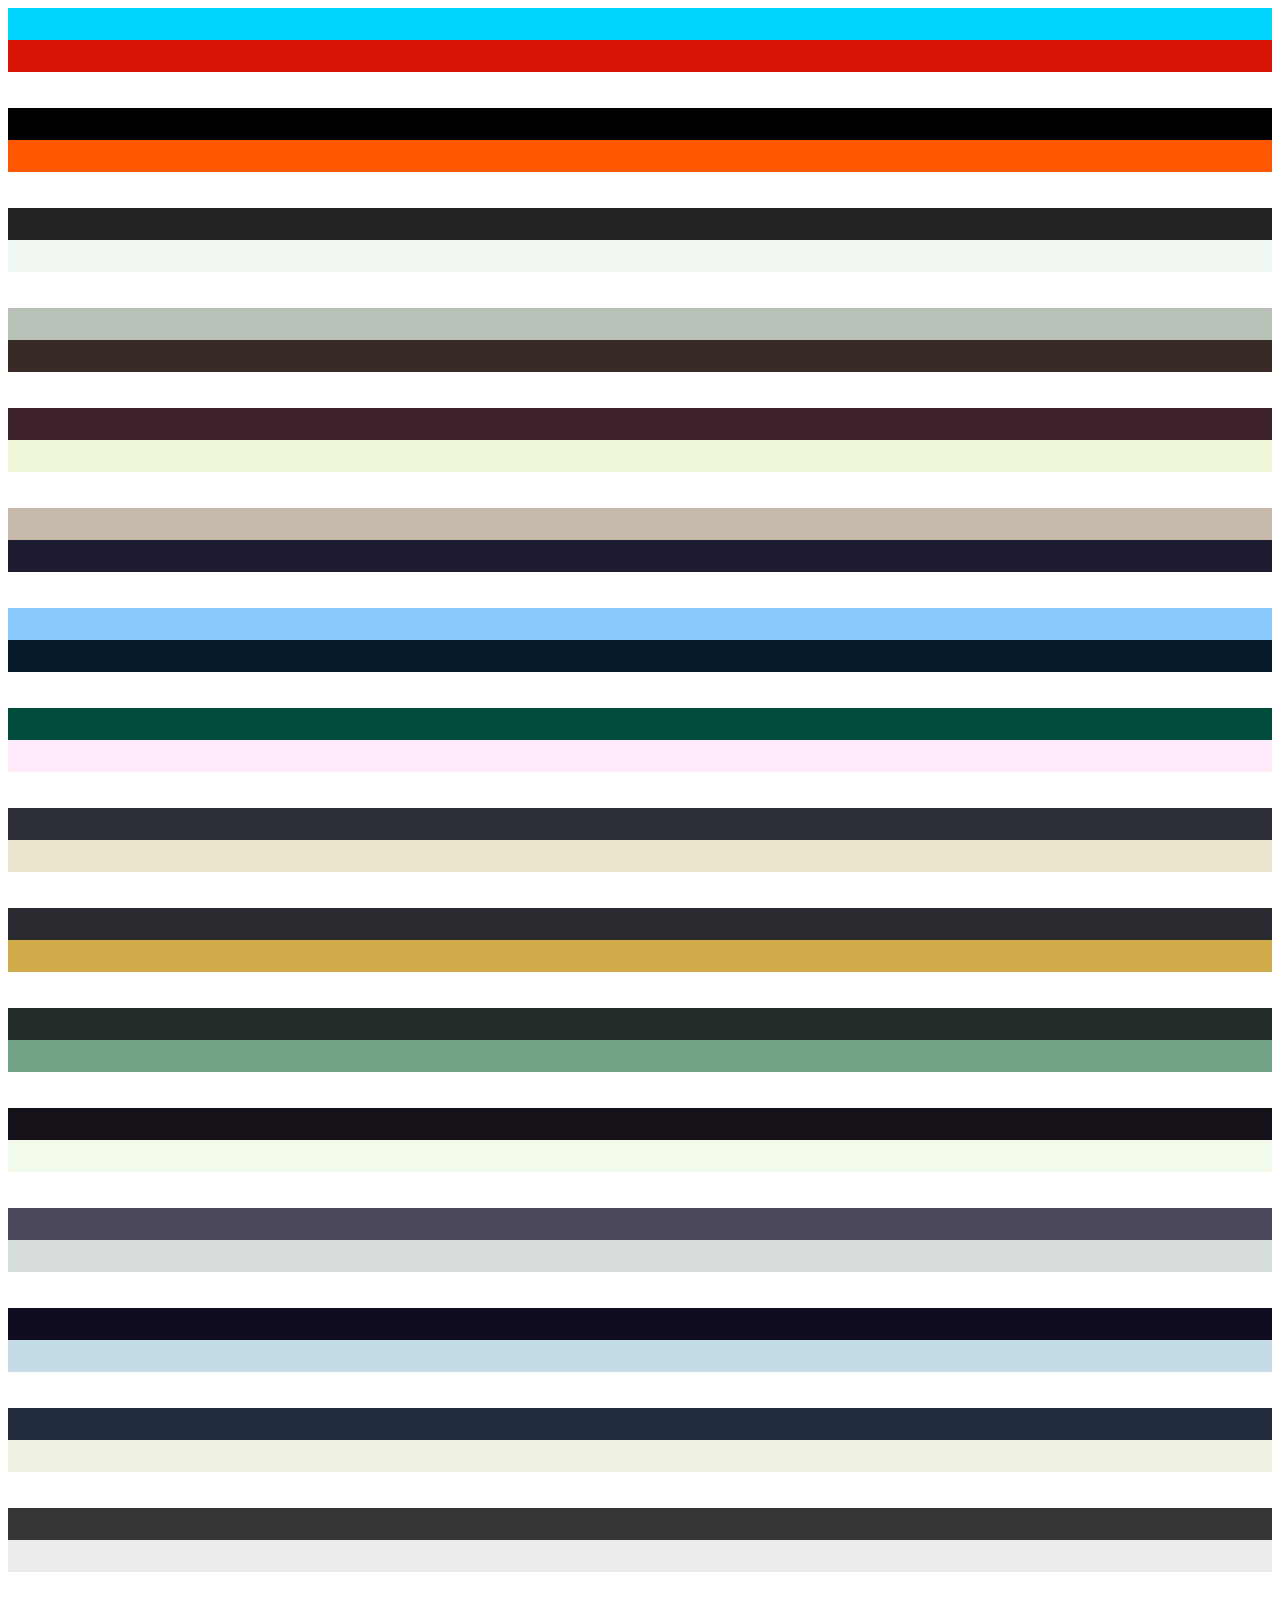
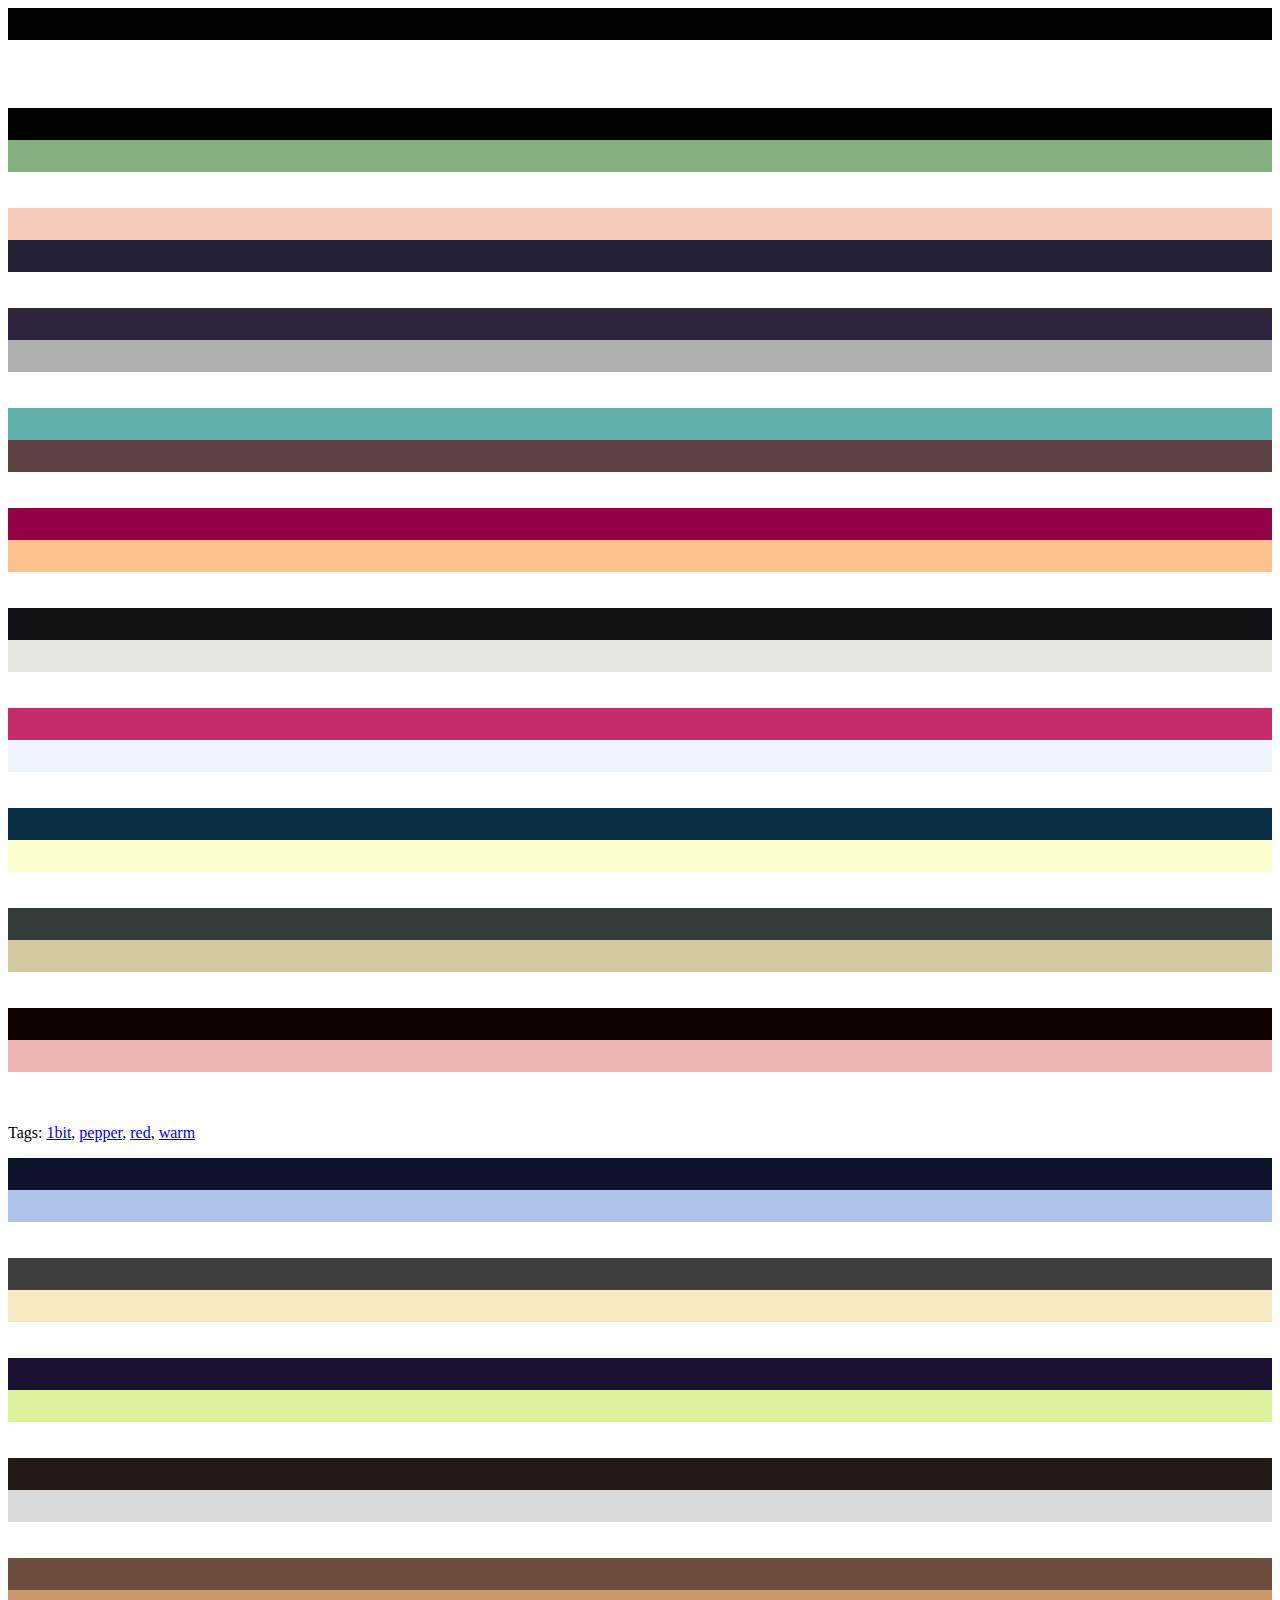
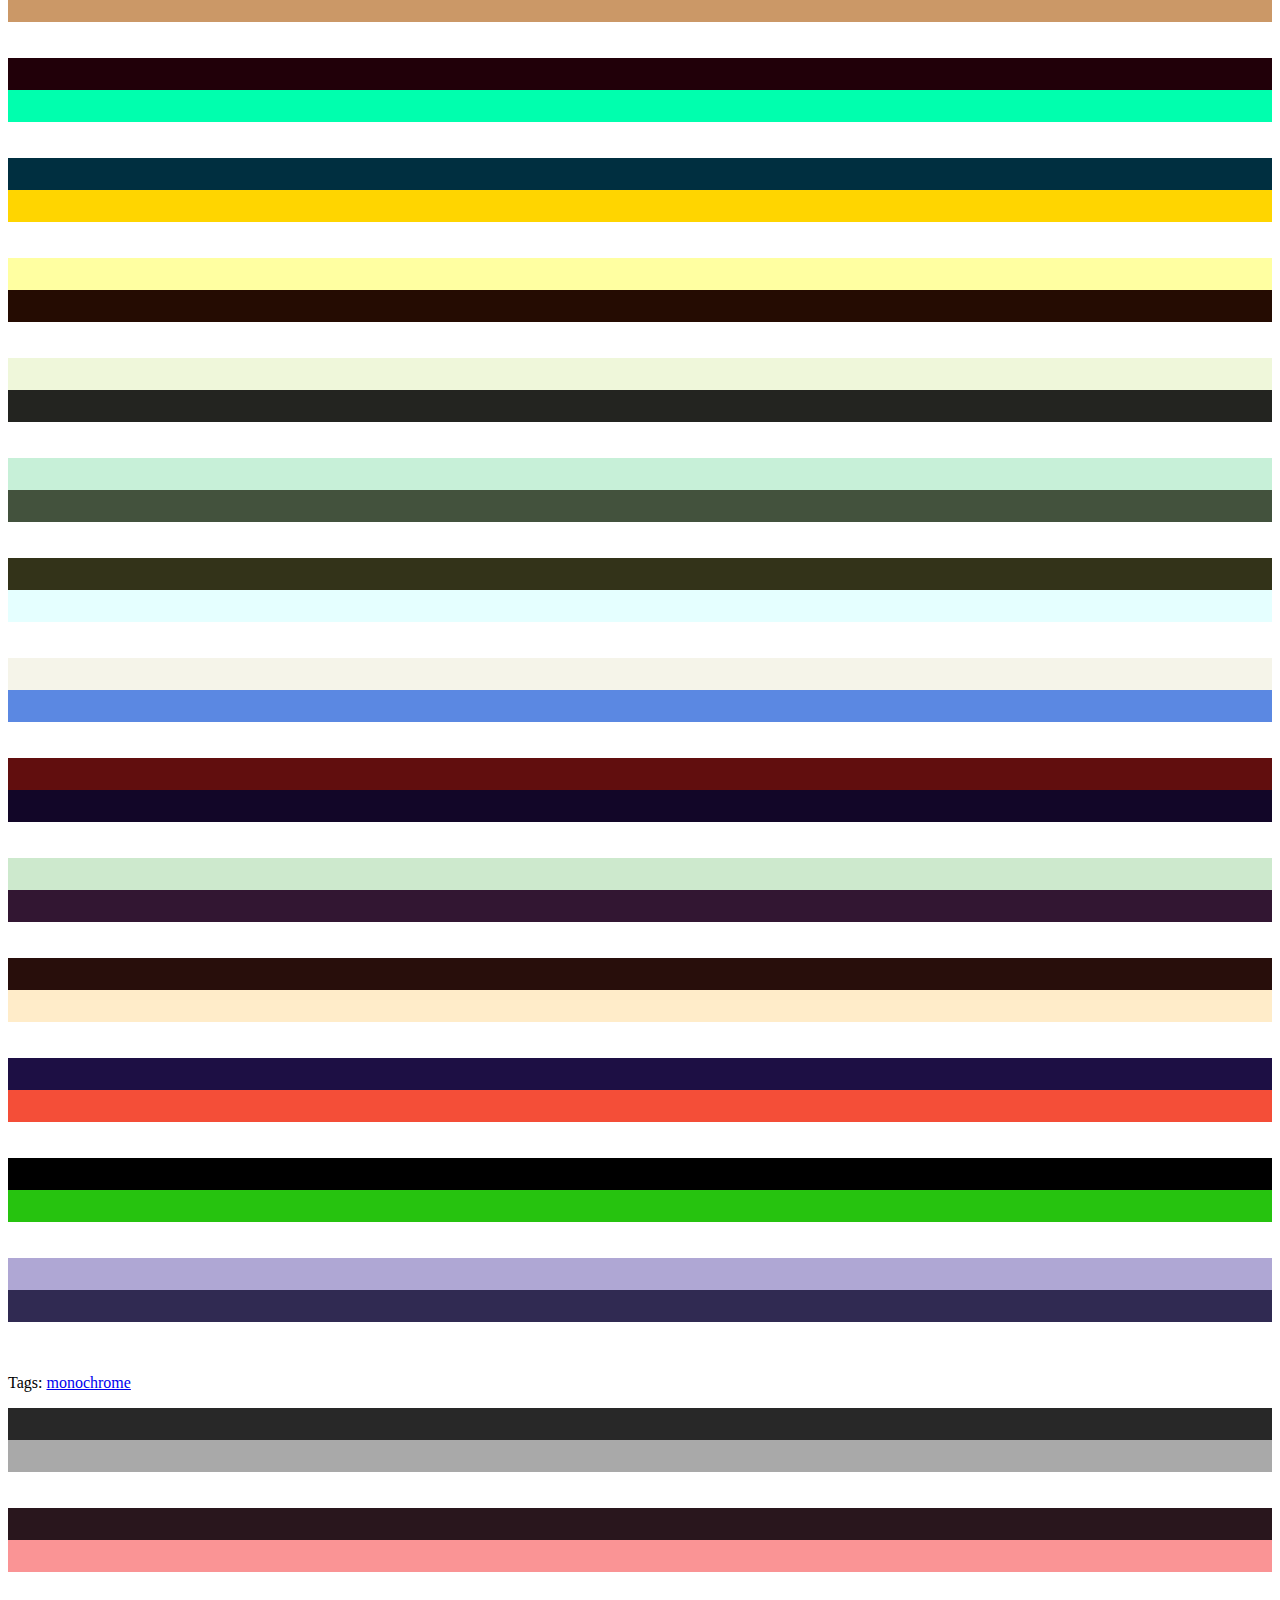
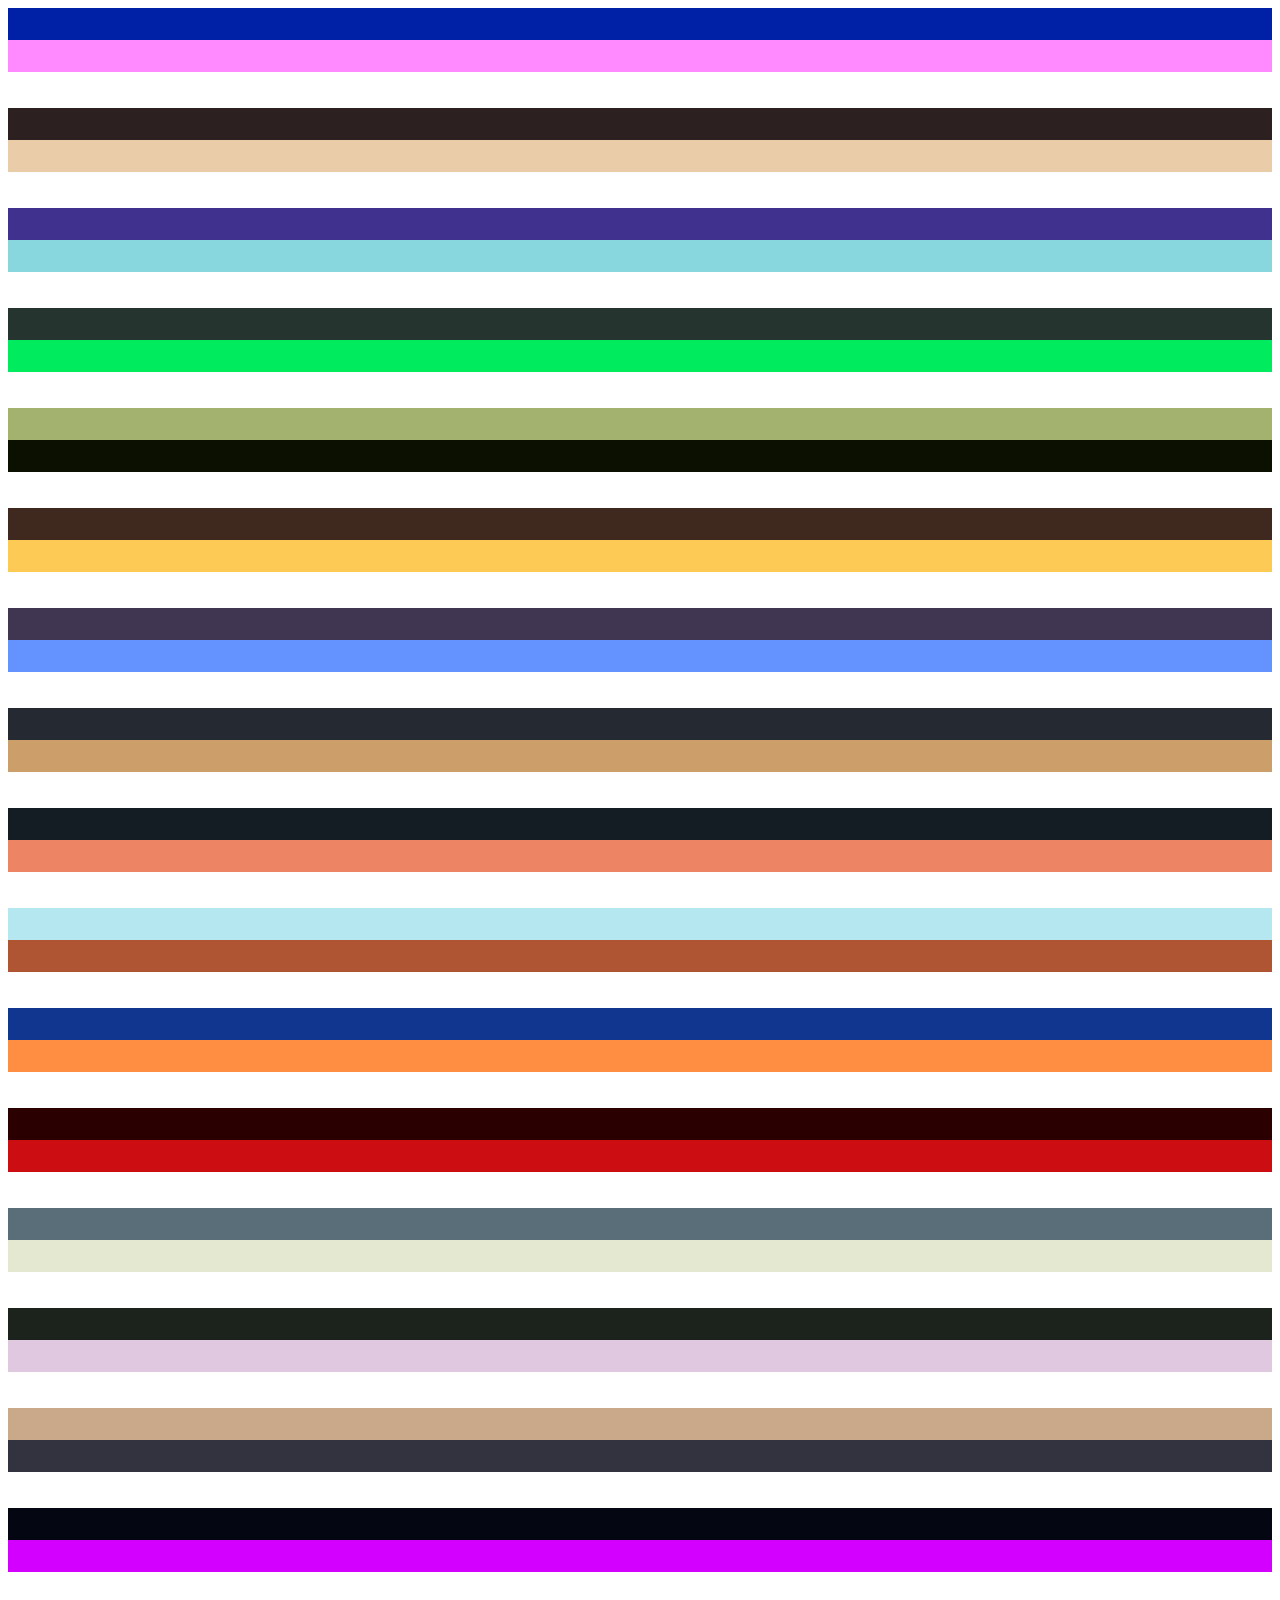
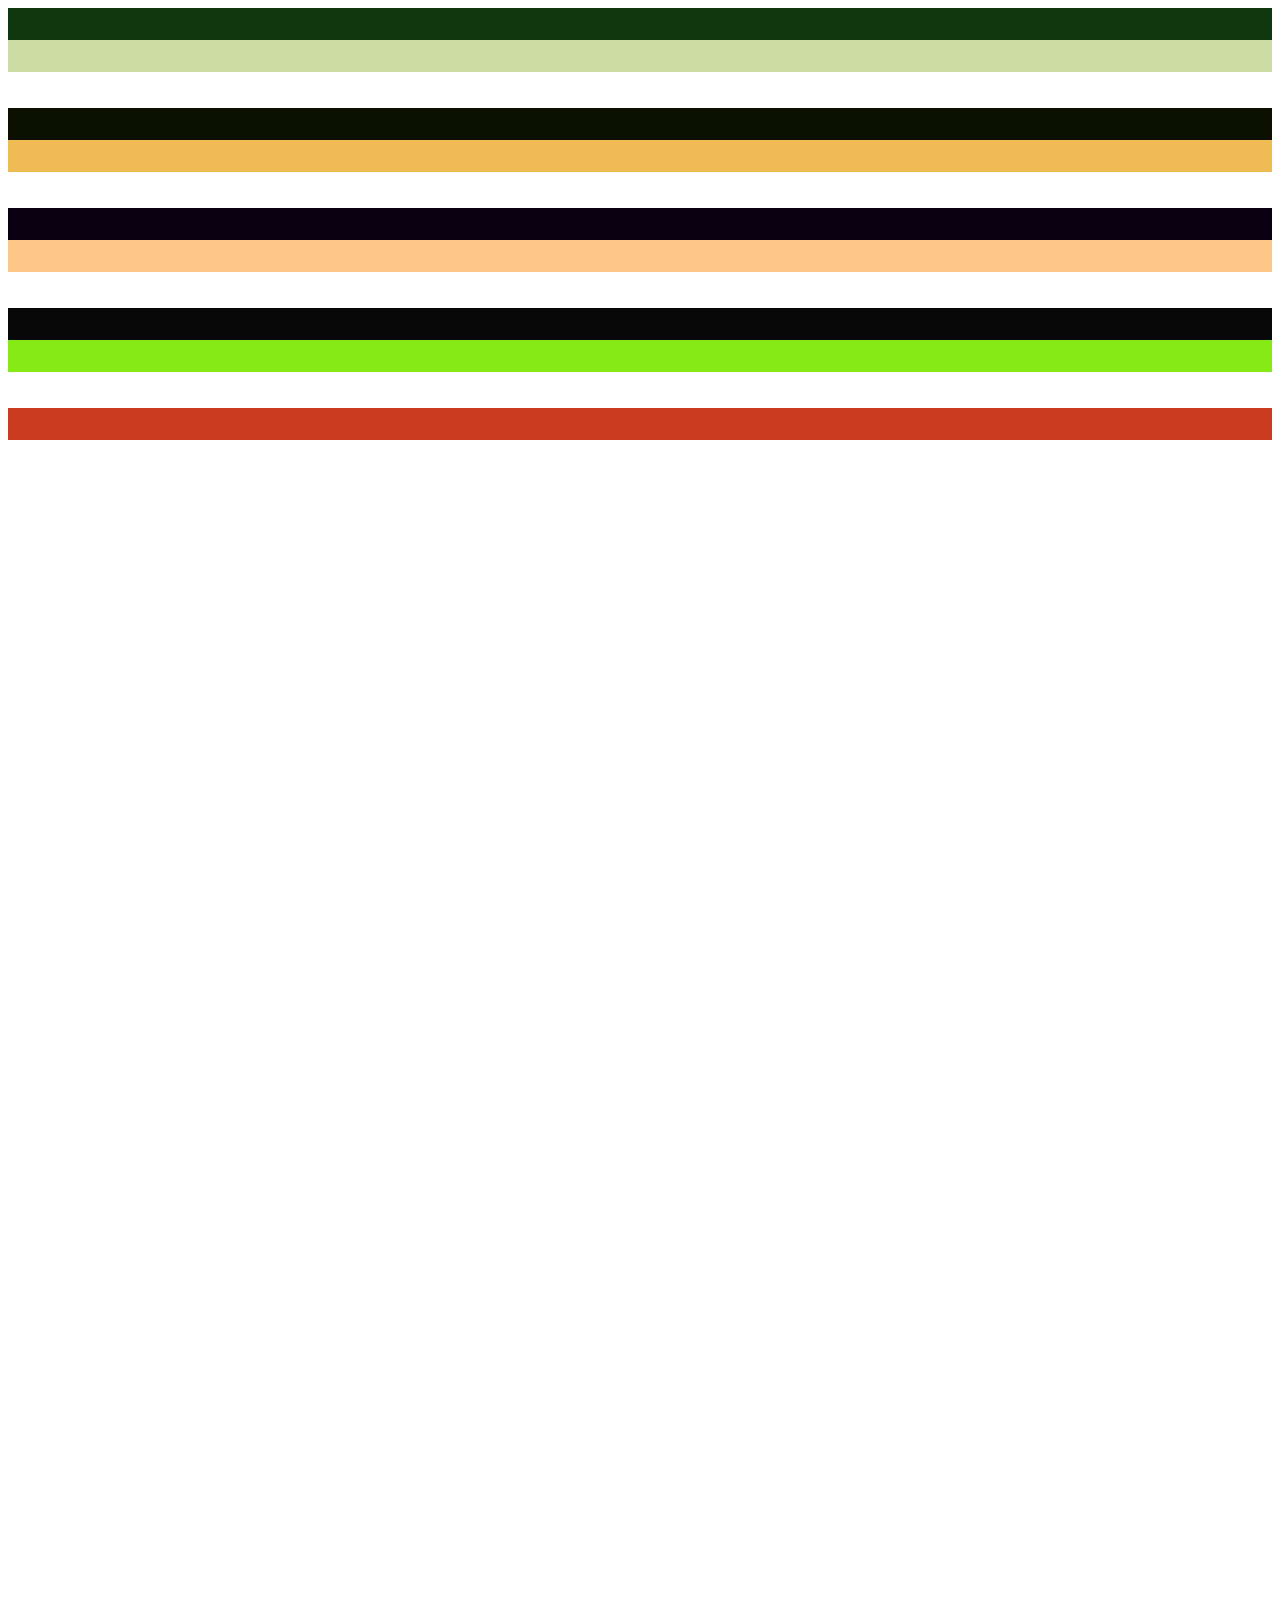
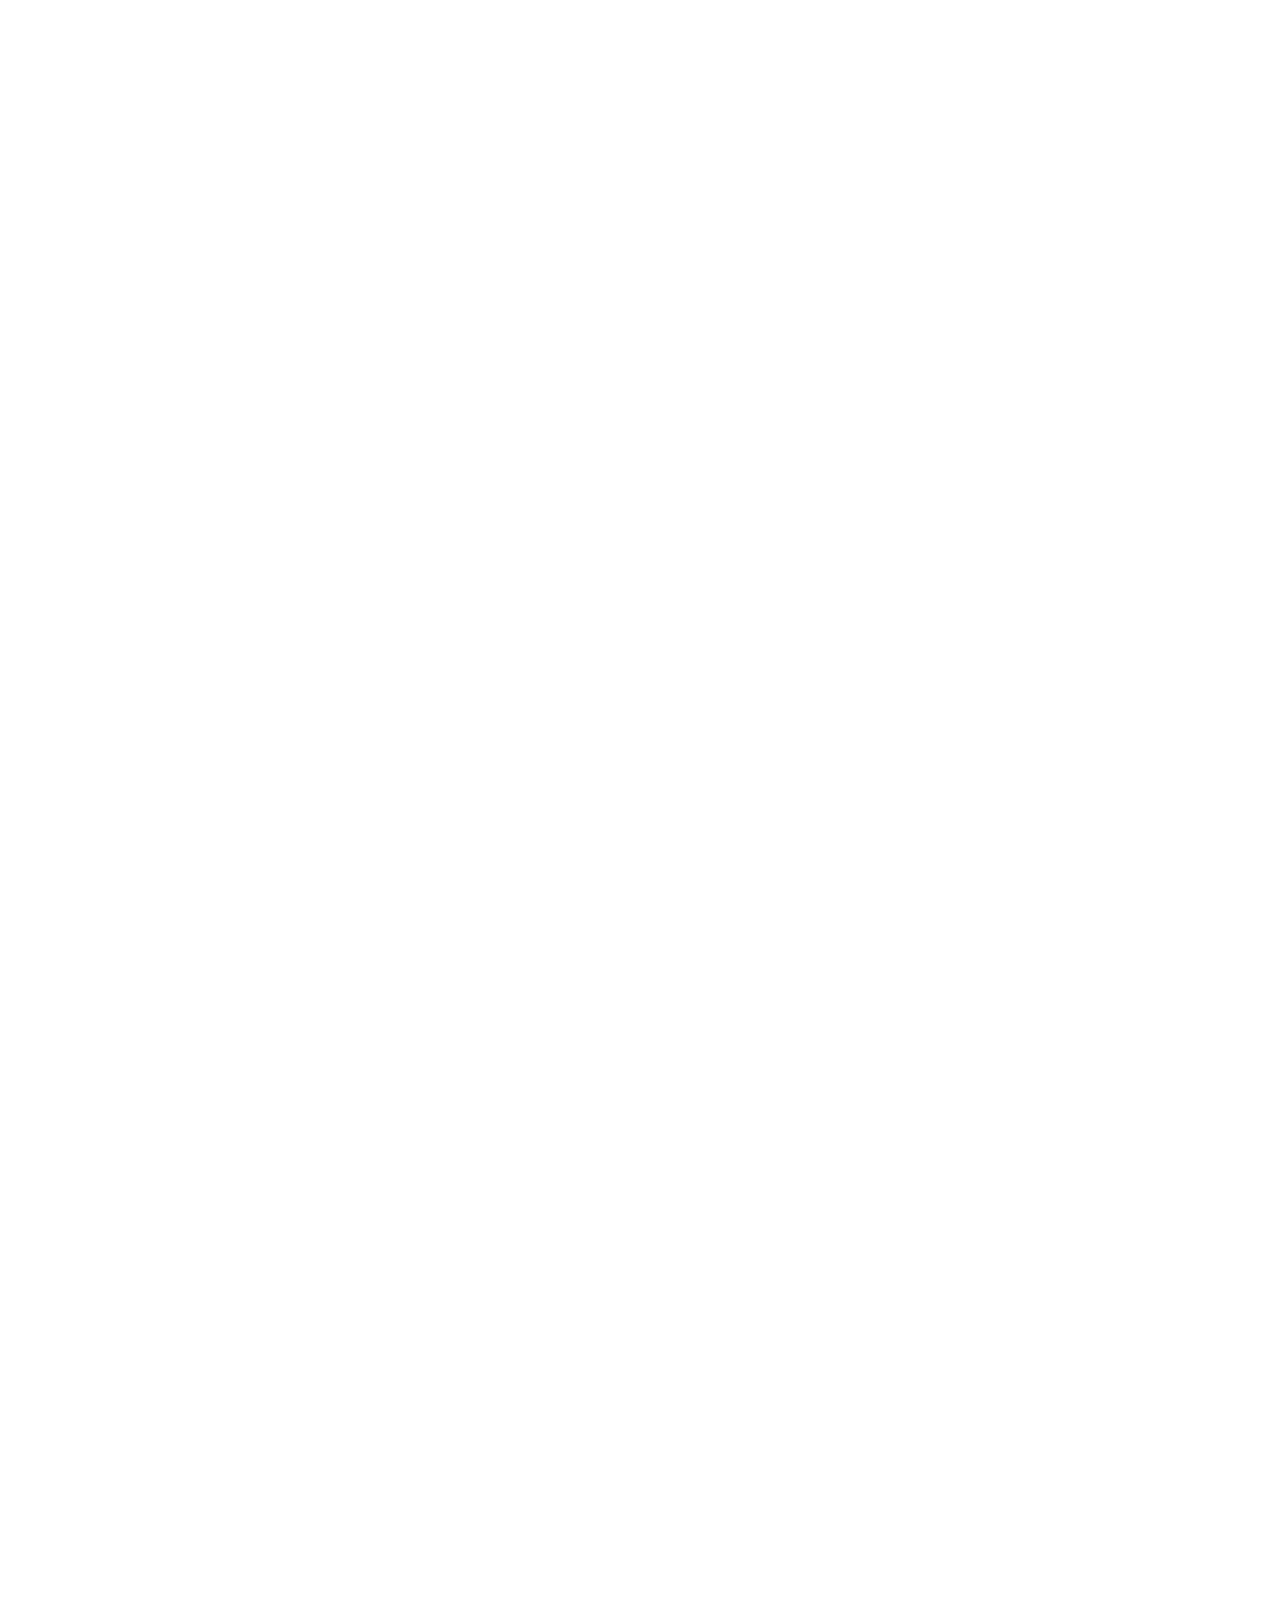
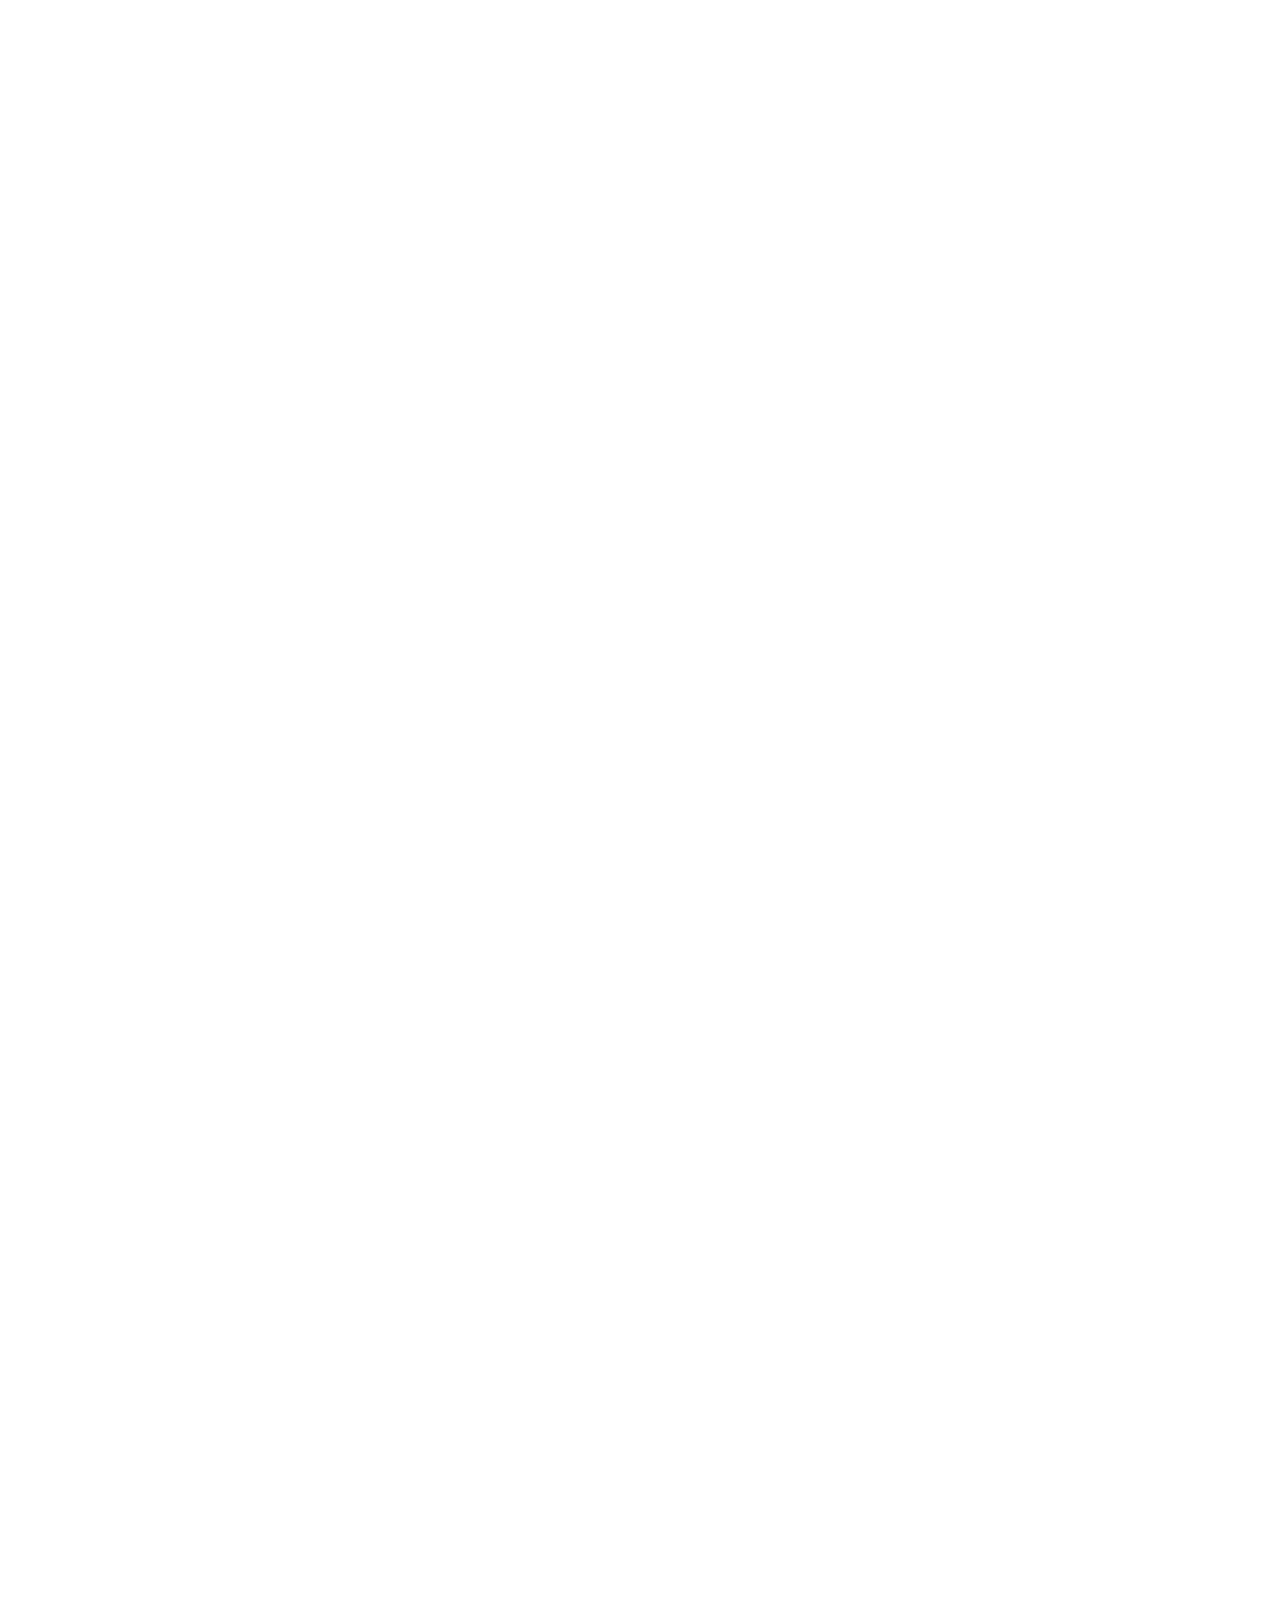
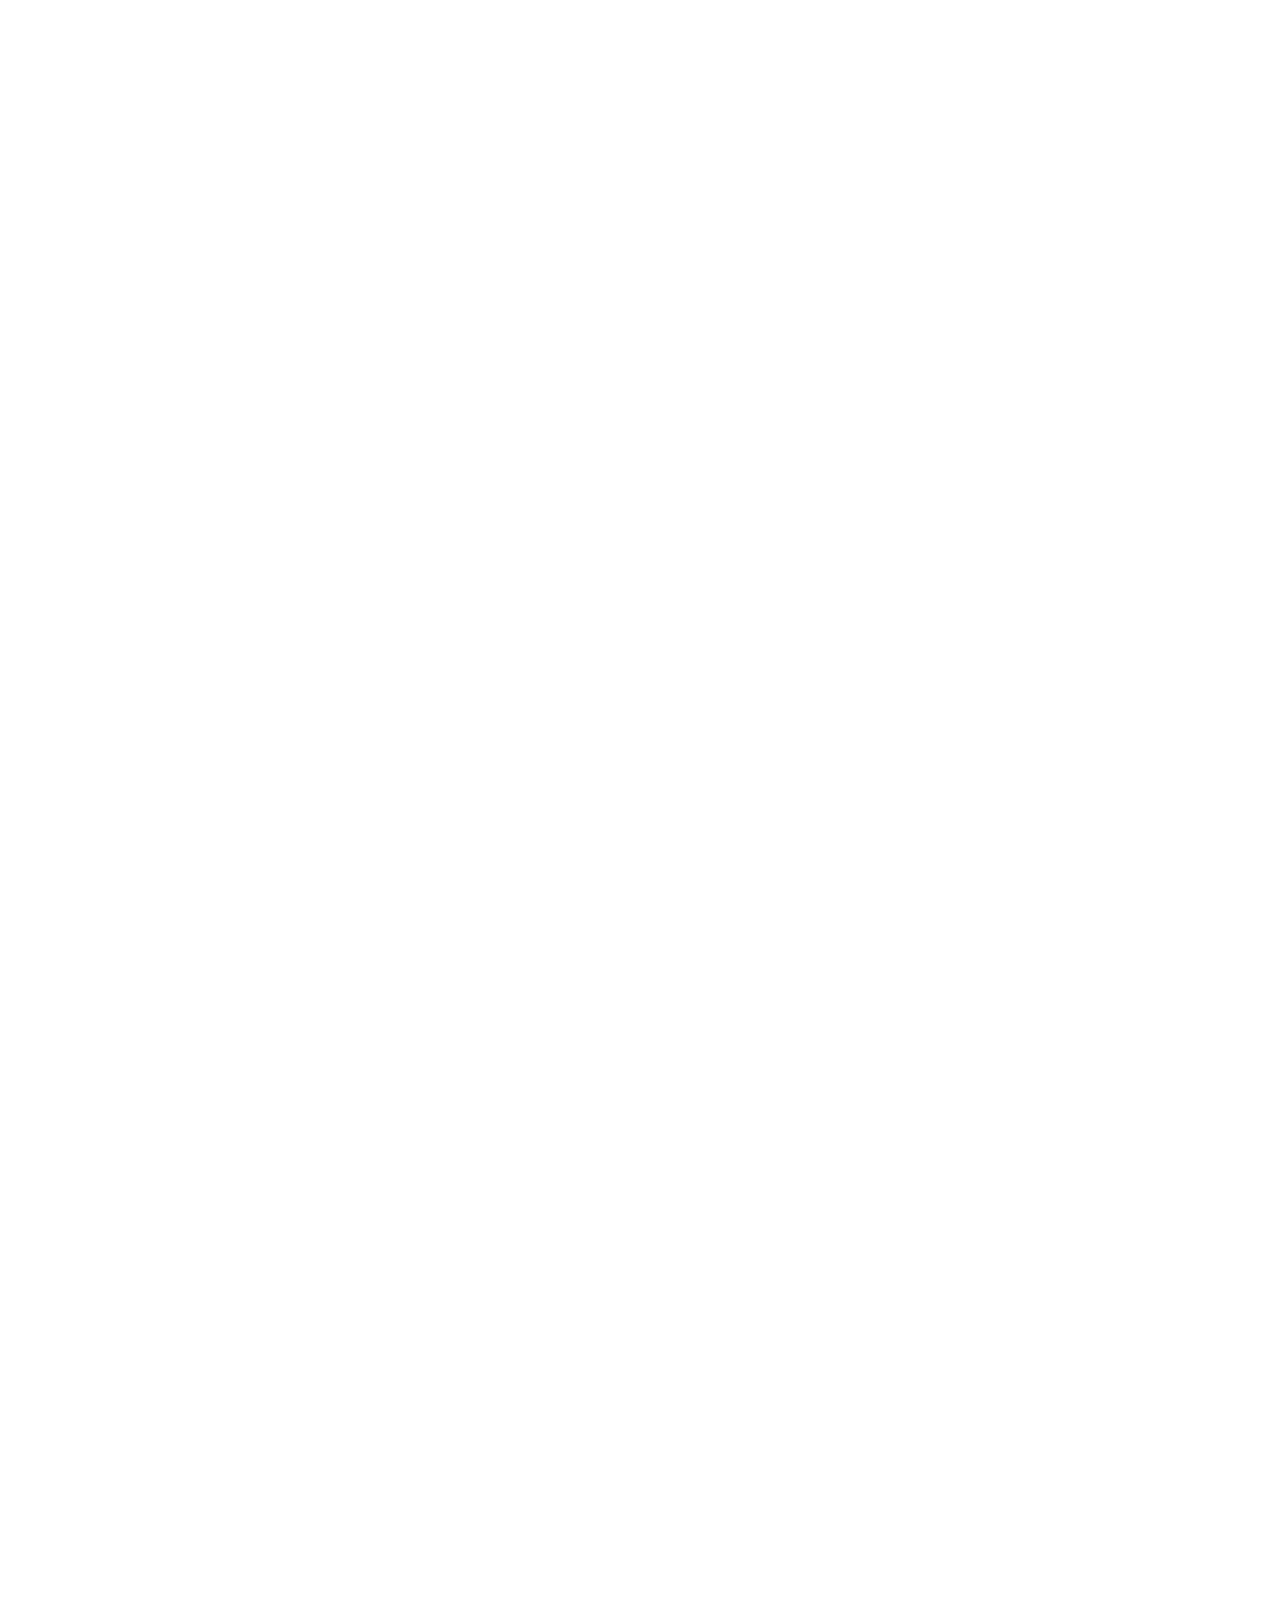
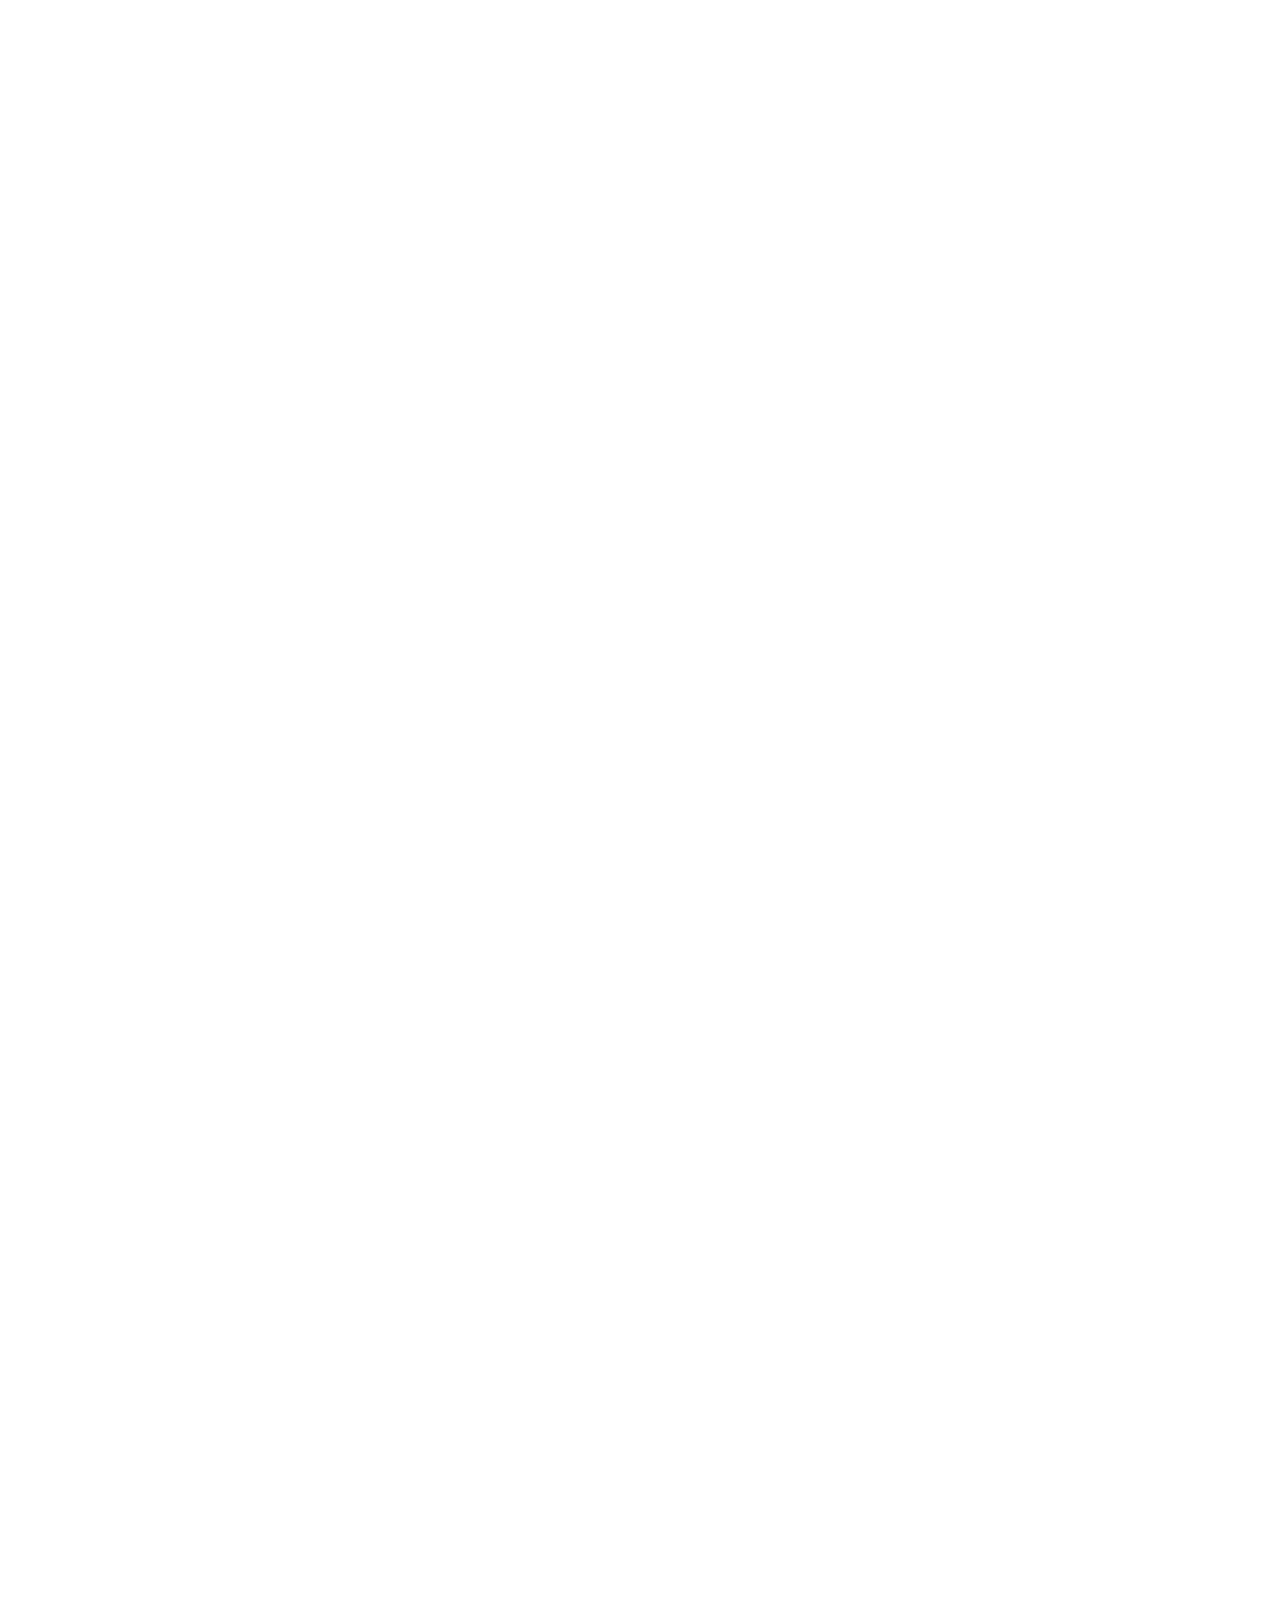
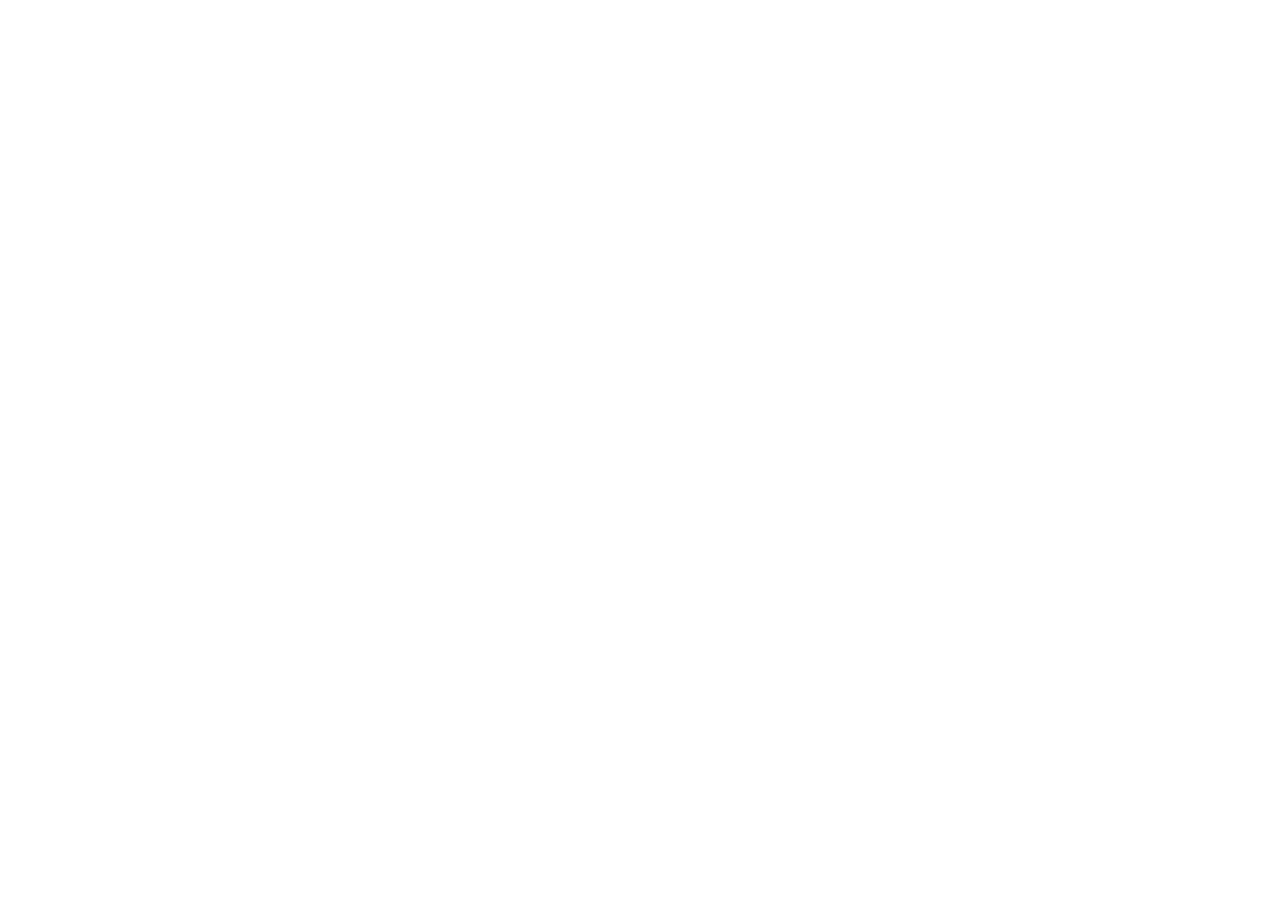
<file: src/testing/b.html>
<!DOCTYPE html>
<html lang="en">

<head>
    <meta charset="UTF-8">
    <meta http-equiv="X-UA-Compatible" content="IE=edge">
    <meta name="viewport" content="width=device-width, initial-scale=1.0">
    <title>Document</title>
    <script src="./palparser.js" defer></script>
    <style>
        .palette {
            min-width: 100px;
            min-height: 100px;
        }
        
        .color {
            height: 32px;
            width: 100%;
        }
    </style>
</head>

<body>
    <div class="palettes-container" style="position: relative; height:
            15297.2px;">


        <div class="palette">

            <div class="color" style="background:#00d4ff; min-width: 50%;
                    height: 32px"></div>
            <div class="color" style="background:#d61406; min-width: 50%;
                    height: 32px"></div>
        </div>




        <div class="palette">

            <div class="color" style="background:#010200; min-width: 50%;
                    height: 32px"></div>
            <div class="color" style="background:#ff5700; min-width: 50%;
                    height: 32px"></div>
        </div>



        <div class="palette">

            <div class="color" style="background:#222323; min-width: 50%;
                    height: 32px"></div>
            <div class="color" style="background:#f0f6f0; min-width: 50%;
                    height: 32px"></div>
        </div>




        <div class="palette">

            <div class="color" style="background:#b8c2b9; min-width: 50%;
                    height: 32px"></div>
            <div class="color" style="background:#382b26; min-width: 50%;
                    height: 32px"></div>
        </div>




        <div class="palette">

            <div class="color" style="background:#3e232c; min-width: 50%;
                    height: 32px"></div>
            <div class="color" style="background:#edf6d6; min-width: 50%;
                    height: 32px"></div>
        </div>





        <div class="palette">

            <div class="color" style="background:#c6baac; min-width: 50%;
                    height: 32px"></div>
            <div class="color" style="background:#1e1c32; min-width: 50%;
                    height: 32px"></div>
        </div>




        <div class="palette">

            <div class="color" style="background:#8bc8fe; min-width: 50%;
                    height: 32px"></div>
            <div class="color" style="background:#051b2c; min-width: 50%;
                    height: 32px"></div>
        </div>




        <div class="palette">

            <div class="color" style="background:#004c3d; min-width: 50%;
                    height: 32px"></div>
            <div class="color" style="background:#ffeaf9; min-width: 50%;
                    height: 32px"></div>
        </div>




        <div class="palette">

            <div class="color" style="background:#2e3037; min-width: 50%;
                    height: 32px"></div>
            <div class="color" style="background:#ebe5ce; min-width: 50%;
                    height: 32px"></div>
        </div>




        <div class="palette">

            <div class="color" style="background:#292b30; min-width: 50%;
                    height: 32px"></div>
            <div class="color" style="background:#cfab4a; min-width: 50%;
                    height: 32px"></div>
        </div>




        <div class="palette">

            <div class="color" style="background:#212c28; min-width: 50%;
                    height: 32px"></div>
            <div class="color" style="background:#72a488; min-width: 50%;
                    height: 32px"></div>
        </div>




        <div class="palette">

            <div class="color" style="background:#171219; min-width: 50%;
                    height: 32px"></div>
            <div class="color" style="background:#f2fbeb; min-width: 50%;
                    height: 32px"></div>
        </div>




        <div class="palette">

            <div class="color" style="background:#4b475c; min-width: 50%;
                    height: 32px"></div>
            <div class="color" style="background:#d7dedc; min-width: 50%;
                    height: 32px"></div>
        </div>




        <div class="palette">

            <div class="color" style="background:#110c22; min-width: 50%;
                    height: 32px"></div>
            <div class="color" style="background:#c3dce5; min-width: 50%;
                    height: 32px"></div>
        </div>




        <div class="palette">

            <div class="color" style="background:#222a3d; min-width: 50%;
                    height: 32px"></div>
            <div class="color" style="background:#edf2e2; min-width: 50%;
                    height: 32px"></div>
        </div>





        <div class="palette">

            <div class="color" style="background:#363636; min-width: 50%;
                    height: 32px"></div>
            <div class="color" style="background:#ececec; min-width: 50%;
                    height: 32px"></div>
        </div>




        <div class="palette">

            <div class="color" style="background:#000000; min-width: 50%;
                    height: 32px"></div>
            <div class="color" style="background:#ffffff; min-width: 50%;
                    height: 32px"></div>
        </div>




        <div class="palette">

            <div class="color" style="background:#000000; min-width: 50%;
                    height: 32px"></div>
            <div class="color" style="background:#83b07e; min-width: 50%;
                    height: 32px"></div>
        </div>




        <div class="palette">

            <div class="color" style="background:#facab8; min-width: 50%;
                    height: 32px"></div>
            <div class="color" style="background:#242234; min-width: 50%;
                    height: 32px"></div>
        </div>




        <div class="palette">

            <div class="color" style="background:#2e253d; min-width: 50%;
                    height: 32px"></div>
            <div class="color" style="background:#b0b0b0; min-width: 50%;
                    height: 32px"></div>
        </div>




        <div class="palette">

            <div class="color" style="background:#5dafa7; min-width: 50%;
                    height: 32px"></div>
            <div class="color" style="background:#5d4242; min-width: 50%;
                    height: 32px"></div>
        </div>




        <div class="palette">

            <div class="color" style="background:#920244; min-width: 50%;
                    height: 32px"></div>
            <div class="color" style="background:#fec28c; min-width: 50%;
                    height: 32px"></div>
        </div>




        <div class="palette">

            <div class="color" style="background:#121216; min-width: 50%;
                    height: 32px"></div>
            <div class="color" style="background:#e8e6e1; min-width: 50%;
                    height: 32px"></div>
        </div>




        <div class="palette">

            <div class="color" style="background:#c62b69; min-width: 50%;
                    height: 32px"></div>
            <div class="color" style="background:#edf4ff; min-width: 50%;
                    height: 32px"></div>
        </div>




        <div class="palette">

            <div class="color" style="background:#0a2e44; min-width: 50%;
                    height: 32px"></div>
            <div class="color" style="background:#fcffcc; min-width: 50%;
                    height: 32px"></div>
        </div>





        <div class="palette">

            <div class="color" style="background:#323c39; min-width: 50%;
                    height: 32px"></div>
            <div class="color" style="background:#d3c9a1; min-width: 50%;
                    height: 32px"></div>
        </div>




        <div class="palette">

            <div class="color" style="background:#100101; min-width: 50%;
                    height: 32px"></div>
            <div class="color" style="background:#ebb5b5; min-width: 50%;
                    height: 32px"></div>
        </div>
        <p>Tags: <a href="/palette-list/tag/1bit" class="tag-link">1bit</a>,
            <a href="/palette-list/tag/pepper" class="tag-link">pepper</a>,
            <a href="/palette-list/tag/red" class="tag-link">red</a>, <a href="/palette-list/tag/warm" class="tag-link">warm</a></p>
        <div class="palette">

            <div class="color" style="background:#0d132a; min-width: 50%;
                    height: 32px"></div>
            <div class="color" style="background:#adc3e8; min-width: 50%;
                    height: 32px"></div>
        </div>




        <div class="palette">

            <div class="color" style="background:#3e3e3e; min-width: 50%;
                    height: 32px"></div>
            <div class="color" style="background:#f6e7c1; min-width: 50%;
                    height: 32px"></div>
        </div>




        <div class="palette">

            <div class="color" style="background:#1b1233; min-width: 50%;
                    height: 32px"></div>
            <div class="color" style="background:#dcf29d; min-width: 50%;
                    height: 32px"></div>
        </div>




        <div class="palette">

            <div class="color" style="background:#211912; min-width: 50%;
                    height: 32px"></div>
            <div class="color" style="background:#d9d9d9; min-width: 50%;
                    height: 32px"></div>
        </div>




        <div class="palette">

            <div class="color" style="background:#6f4d3d; min-width: 50%;
                    height: 32px"></div>
            <div class="color" style="background:#cb9867; min-width: 50%;
                    height: 32px"></div>
        </div>




        <div class="palette">

            <div class="color" style="background:#210009; min-width: 50%;
                    height: 32px"></div>
            <div class="color" style="background:#00ffae; min-width: 50%;
                    height: 32px"></div>
        </div>




        <div class="palette">

            <div class="color" style="background:#002f40; min-width: 50%;
                    height: 32px"></div>
            <div class="color" style="background:#ffd500; min-width: 50%;
                    height: 32px"></div>
        </div>




        <div class="palette">

            <div class="color" style="background:#ffffa1; min-width: 50%;
                    height: 32px"></div>
            <div class="color" style="background:#250c02; min-width: 50%;
                    height: 32px"></div>
        </div>





        <div class="palette">

            <div class="color" style="background:#eff7da; min-width: 50%;
                    height: 32px"></div>
            <div class="color" style="background:#232420; min-width: 50%;
                    height: 32px"></div>
        </div>




        <div class="palette">

            <div class="color" style="background:#c7f0d8; min-width: 50%;
                    height: 32px"></div>
            <div class="color" style="background:#43523d; min-width: 50%;
                    height: 32px"></div>
        </div>




        <div class="palette">

            <div class="color" style="background:#333319; min-width: 50%;
                    height: 32px"></div>
            <div class="color" style="background:#e5ffff; min-width: 50%;
                    height: 32px"></div>
        </div>




        <div class="palette">

            <div class="color" style="background:#f5f4e9; min-width: 50%;
                    height: 32px"></div>
            <div class="color" style="background:#5b88e2; min-width: 50%;
                    height: 32px"></div>
        </div>




        <div class="palette">

            <div class="color" style="background:#610e0e; min-width: 50%;
                    height: 32px"></div>
            <div class="color" style="background:#120628; min-width: 50%;
                    height: 32px"></div>
        </div>




        <div class="palette">

            <div class="color" style="background:#cde9cd; min-width: 50%;
                    height: 32px"></div>
            <div class="color" style="background:#321632; min-width: 50%;
                    height: 32px"></div>
        </div>




        <div class="palette">

            <div class="color" style="background:#280e0b; min-width: 50%;
                    height: 32px"></div>
            <div class="color" style="background:#ffecc9; min-width: 50%;
                    height: 32px"></div>
        </div>




        <div class="palette">

            <div class="color" style="background:#1d0f44; min-width: 50%;
                    height: 32px"></div>
            <div class="color" style="background:#f44e38; min-width: 50%;
                    height: 32px"></div>
        </div>




        <div class="palette">

            <div class="color" style="background:#000000; min-width: 50%;
                    height: 32px"></div>
            <div class="color" style="background:#26c30f; min-width: 50%;
                    height: 32px"></div>
        </div>




        <div class="palette">

            <div class="color" style="background:#afa7d4; min-width: 50%;
                    height: 32px"></div>
            <div class="color" style="background:#302a52; min-width: 50%;
                    height: 32px"></div>
        </div>
        <p>Tags: <a href="/palette-list/tag/monochrome" class="tag-link">monochrome</a></p>
        <div class="palette">

            <div class="color" style="background:#282828; min-width: 50%;
                    height: 32px"></div>
            <div class="color" style="background:#a9a9a9; min-width: 50%;
                    height: 32px"></div>
        </div>




        <div class="palette">

            <div class="color" style="background:#29161d; min-width: 50%;
                    height: 32px"></div>
            <div class="color" style="background:#fa9495; min-width: 50%;
                    height: 32px"></div>
        </div>




        <div class="palette">

            <div class="color" style="background:#0020a5; min-width: 50%;
                    height: 32px"></div>
            <div class="color" style="background:#ff89ff; min-width: 50%;
                    height: 32px"></div>
        </div>




        <div class="palette">

            <div class="color" style="background:#2d2020; min-width: 50%;
                    height: 32px"></div>
            <div class="color" style="background:#eacda8; min-width: 50%;
                    height: 32px"></div>
        </div>




        <div class="palette">

            <div class="color" style="background:#40318e; min-width: 50%;
                    height: 32px"></div>
            <div class="color" style="background:#88d7de; min-width: 50%;
                    height: 32px"></div>
        </div>




        <div class="palette">

            <div class="color" style="background:#25342f; min-width: 50%;
                    height: 32px"></div>
            <div class="color" style="background:#01eb5f; min-width: 50%;
                    height: 32px"></div>
        </div>




        <div class="palette">

            <div class="color" style="background:#a4b26f; min-width: 50%;
                    height: 32px"></div>
            <div class="color" style="background:#0b1000; min-width: 50%;
                    height: 32px"></div>
        </div>




        <div class="palette">

            <div class="color" style="background:#3f291e; min-width: 50%;
                    height: 32px"></div>
            <div class="color" style="background:#fdca55; min-width: 50%;
                    height: 32px"></div>
        </div>




        <div class="palette">

            <div class="color" style="background:#413652; min-width: 50%;
                    height: 32px"></div>
            <div class="color" style="background:#6493ff; min-width: 50%;
                    height: 32px"></div>
        </div>




        <div class="palette">

            <div class="color" style="background:#252932; min-width: 50%;
                    height: 32px"></div>
            <div class="color" style="background:#cb9e6a; min-width: 50%;
                    height: 32px"></div>
        </div>





        <div class="palette">

            <div class="color" style="background:#151d24; min-width: 50%;
                    height: 32px"></div>
            <div class="color" style="background:#ed8463; min-width: 50%;
                    height: 32px"></div>
        </div>




        <div class="palette">

            <div class="color" style="background:#b4e7ef; min-width: 50%;
                    height: 32px"></div>
            <div class="color" style="background:#af5534; min-width: 50%;
                    height: 32px"></div>
        </div>




        <div class="palette">

            <div class="color" style="background:#10368f; min-width: 50%;
                    height: 32px"></div>
            <div class="color" style="background:#ff8e42; min-width: 50%;
                    height: 32px"></div>
        </div>




        <div class="palette">

            <div class="color" style="background:#2b0000; min-width: 50%;
                    height: 32px"></div>
            <div class="color" style="background:#cc0e13; min-width: 50%;
                    height: 32px"></div>
        </div>




        <div class="palette">

            <div class="color" style="background:#596e79; min-width: 50%;
                    height: 32px"></div>
            <div class="color" style="background:#e4e8d1; min-width: 50%;
                    height: 32px"></div>
        </div>




        <div class="palette">

            <div class="color" style="background:#1c221c; min-width: 50%;
                    height: 32px"></div>
            <div class="color" style="background:#e0c9e0; min-width: 50%;
                    height: 32px"></div>
        </div>




        <div class="palette">

            <div class="color" style="background:#caa98b; min-width: 50%;
                    height: 32px"></div>
            <div class="color" style="background:#333340; min-width: 50%;
                    height: 32px"></div>
        </div>



        <div class="palette">

            <div class="color" style="background:#040612; min-width: 50%;
                    height: 32px"></div>
            <div class="color" style="background:#d400ff; min-width: 50%;
                    height: 32px"></div>
        </div>





        <div class="palette">

            <div class="color" style="background:#10370e; min-width: 50%;
                    height: 32px"></div>
            <div class="color" style="background:#ccdca2; min-width: 50%;
                    height: 32px"></div>
        </div>




        <div class="palette">

            <div class="color" style="background:#0b1000; min-width: 50%;
                    height: 32px"></div>
            <div class="color" style="background:#f0ba54; min-width: 50%;
                    height: 32px"></div>
        </div>




        <div class="palette">

            <div class="color" style="background:#0b0012; min-width: 50%;
                    height: 32px"></div>
            <div class="color" style="background:#ffc787; min-width: 50%;
                    height: 32px"></div>
        </div>




        <div class="palette">

            <div class="color" style="background:#080808; min-width: 50%;
                    height: 32px"></div>
            <div class="color" style="background:#86ea16; min-width: 50%;
                    height: 32px"></div>
        </div>




        <div class="palette">

            <div class="color" style="background:#c93c20; min-width: 50%;
                    height: 32px"></div>
            <div class="color" style="background:#ffffff; min-width: 50%;
                    height: 32px"></div>
        </div>

    </div>
</body>

</html>
</file>
<file: testing/style.css>
.track {
    width: 100%;
    height: 150px;
    margin-top: 10px;
    background: rgb(113, 255, 231);
    border-radius: 5px;
}

body,
html {
    margin: 0;
}

#vol-l,
#vol-r {
    --volPercent: 0%;
    width: 1000px;
    height: 5px;
    margin-bottom: 1px;
    background: -webkit-linear-gradient(left, #99c2c6 0%, #6ecc87 54%, #d6af22 85%, #d15110 100%);
    clip-path: polygon(0% 0%, var(--volPercent) 0%, var(--volPercent) 100%, 0% 100%);
}

#cursor {
    --position: 0px;
    position: absolute;
    height: 100vh;
    width: 1px;
    background: red;
    top: 0;
    left: var(--position);
}
</file>
